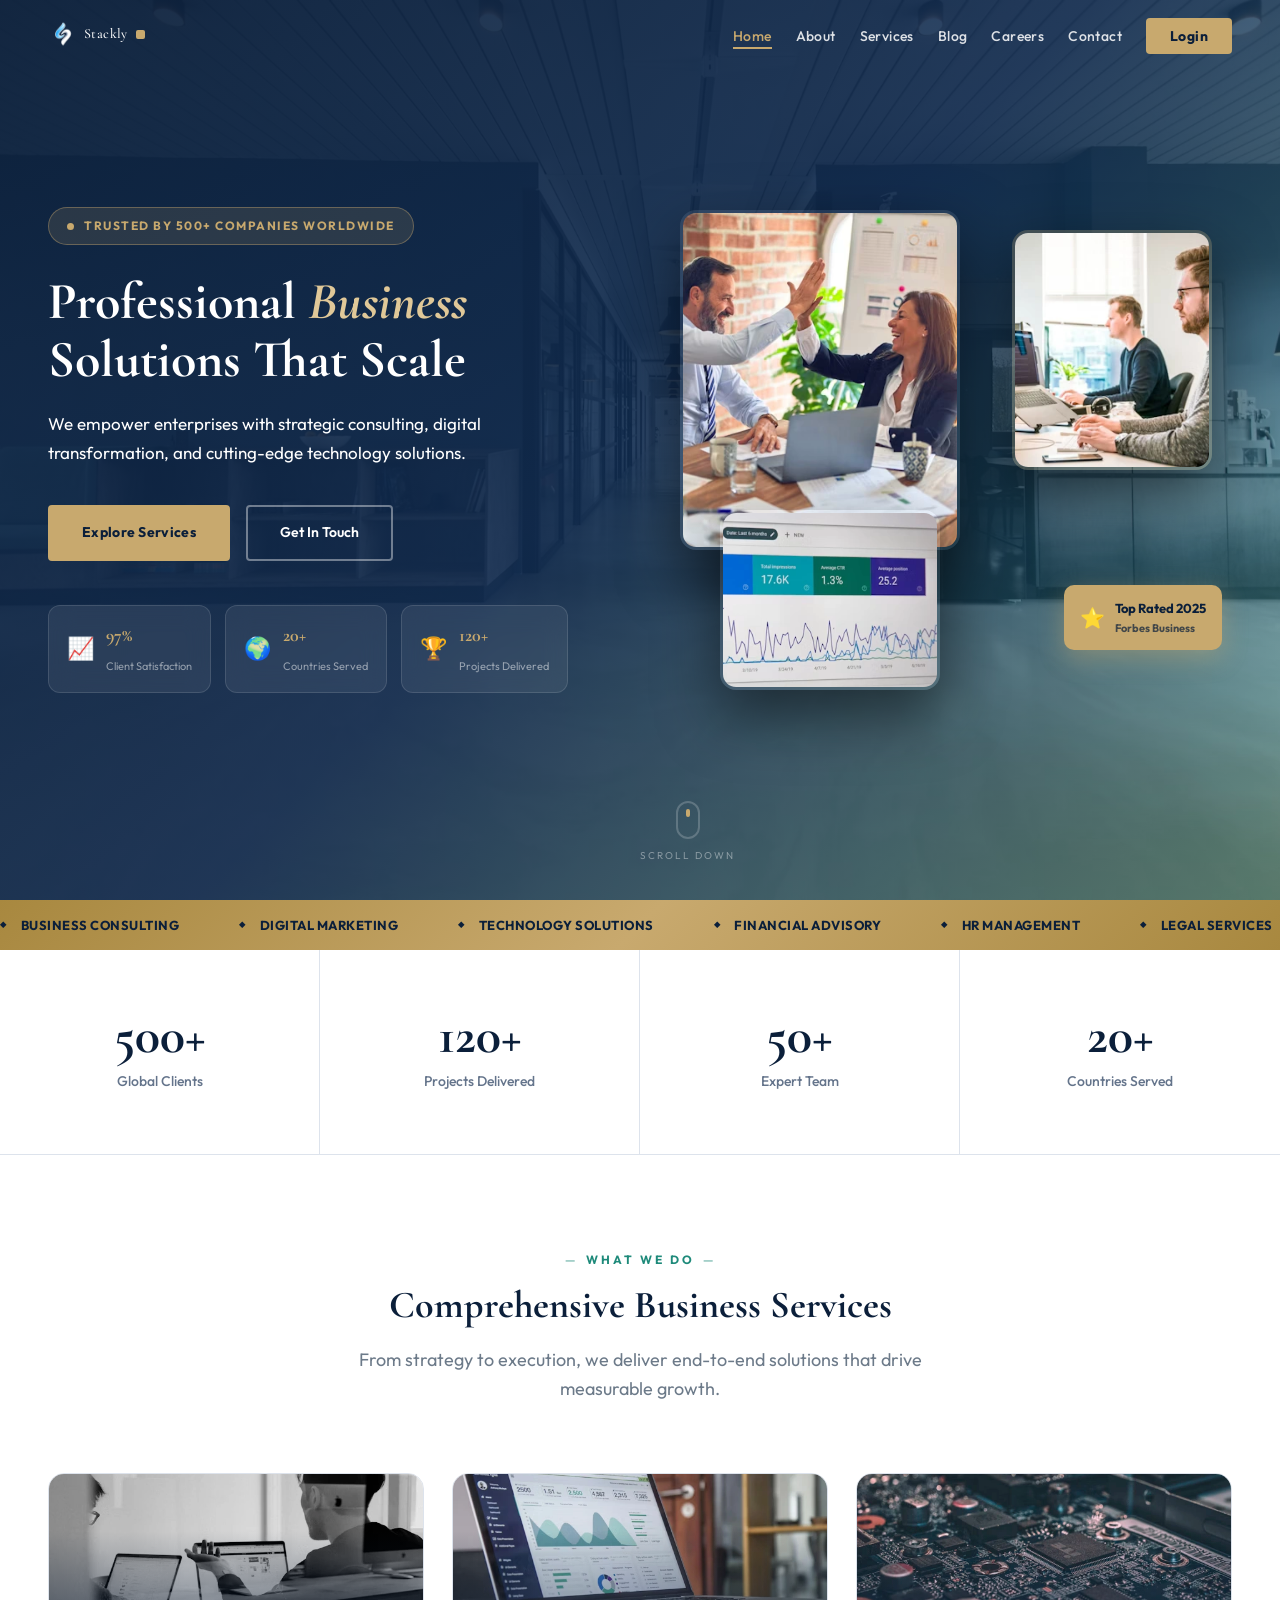
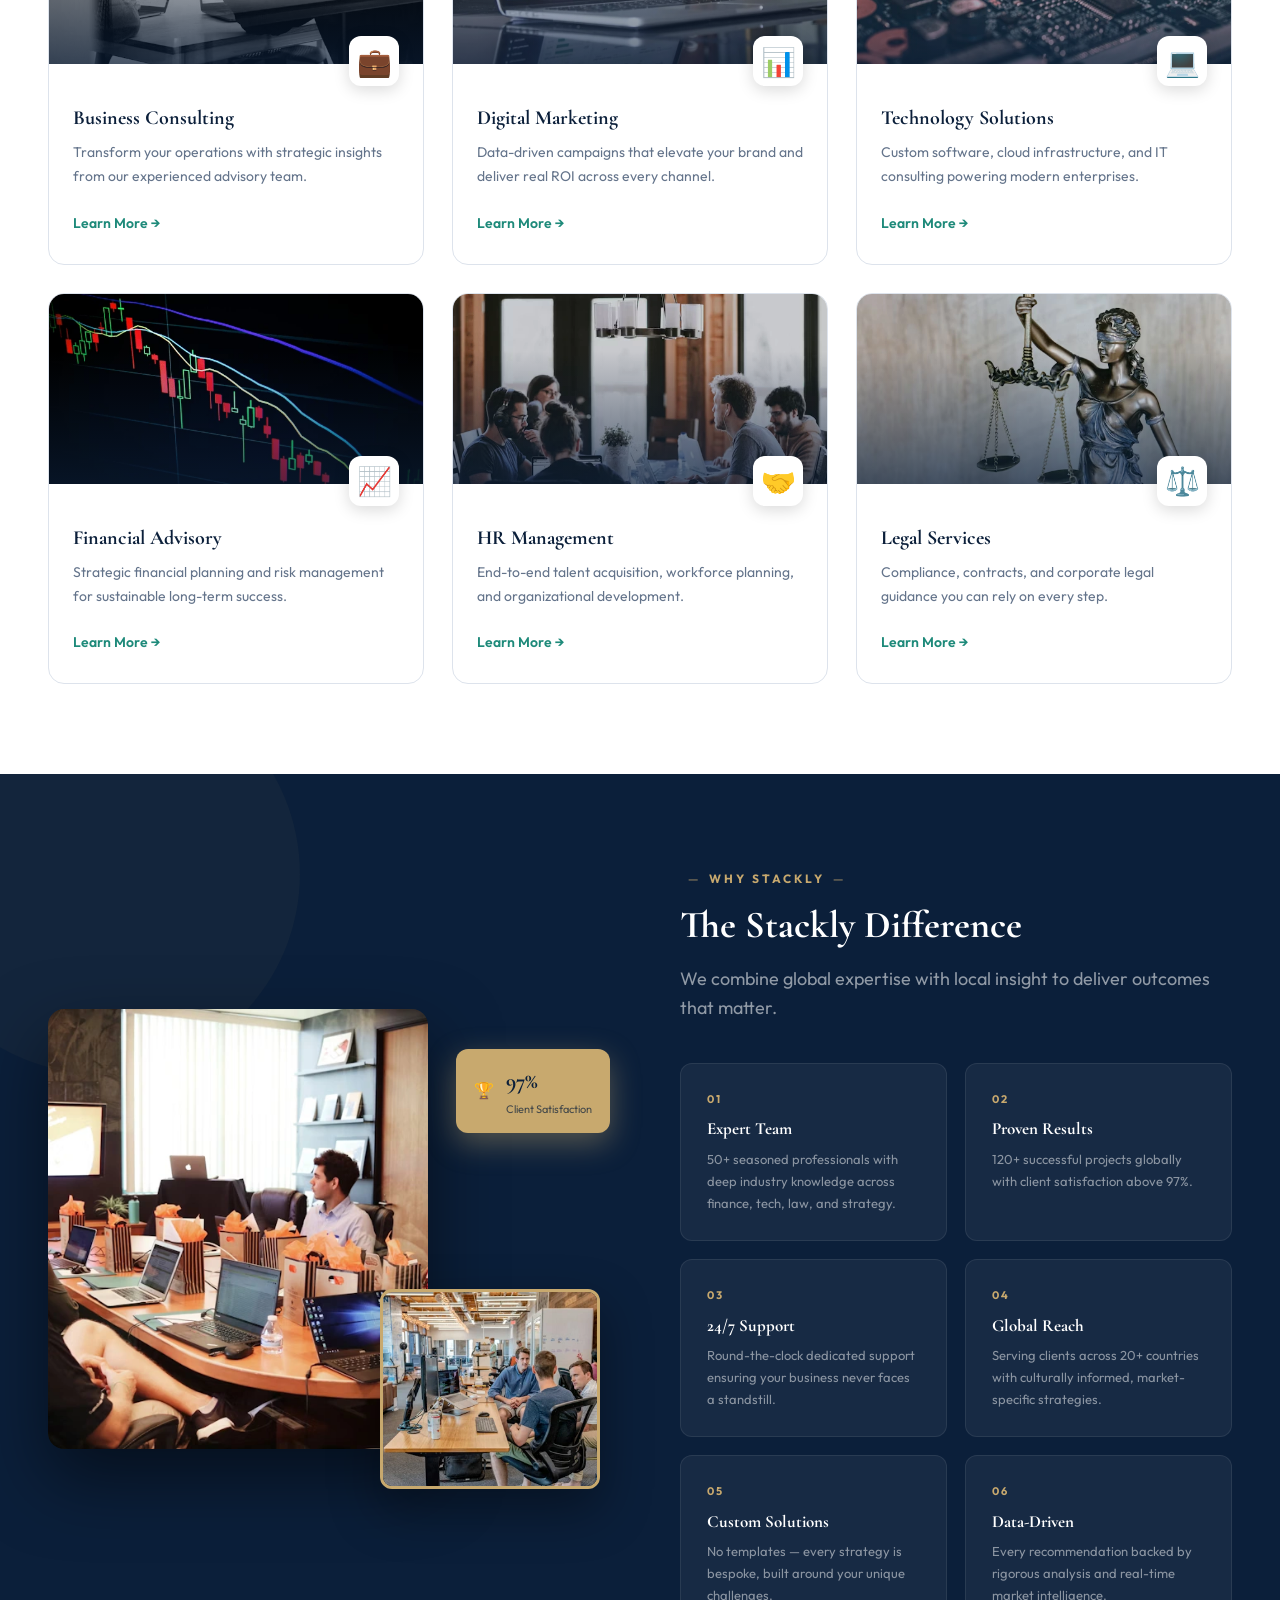
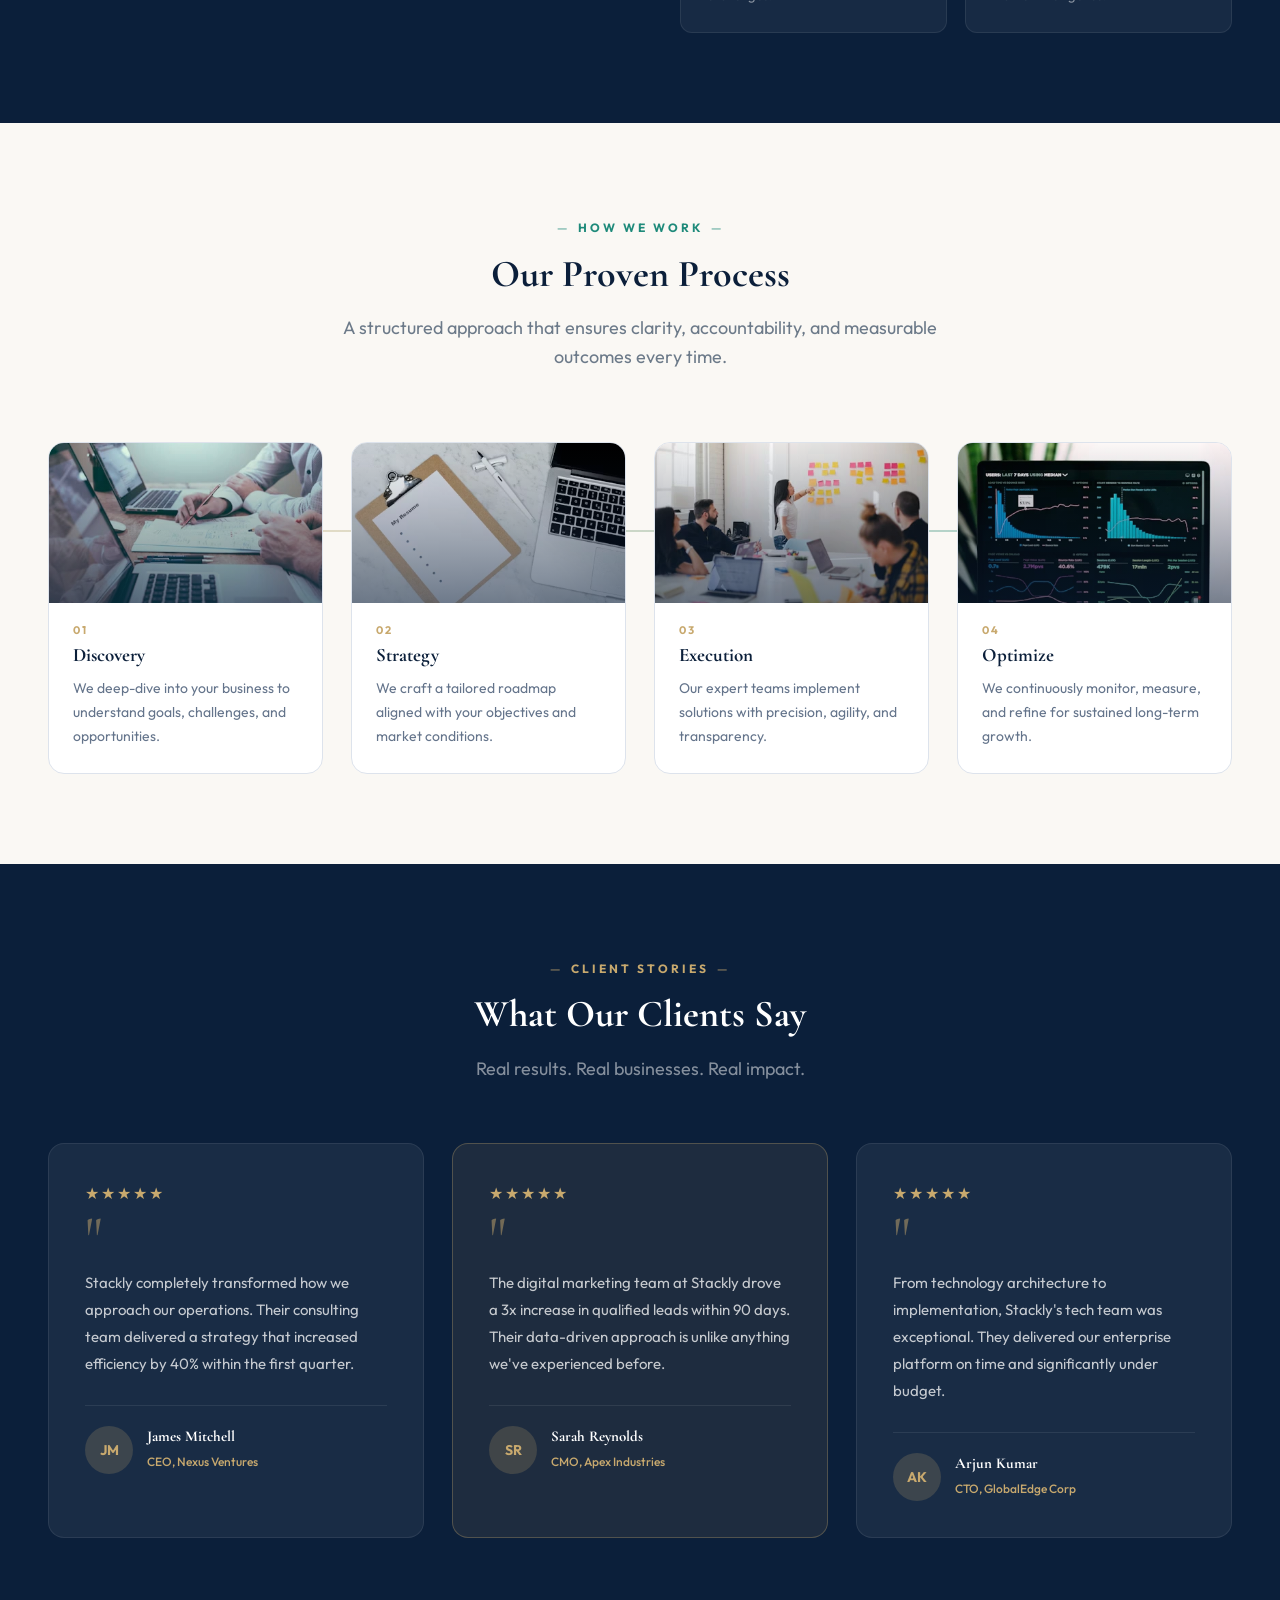
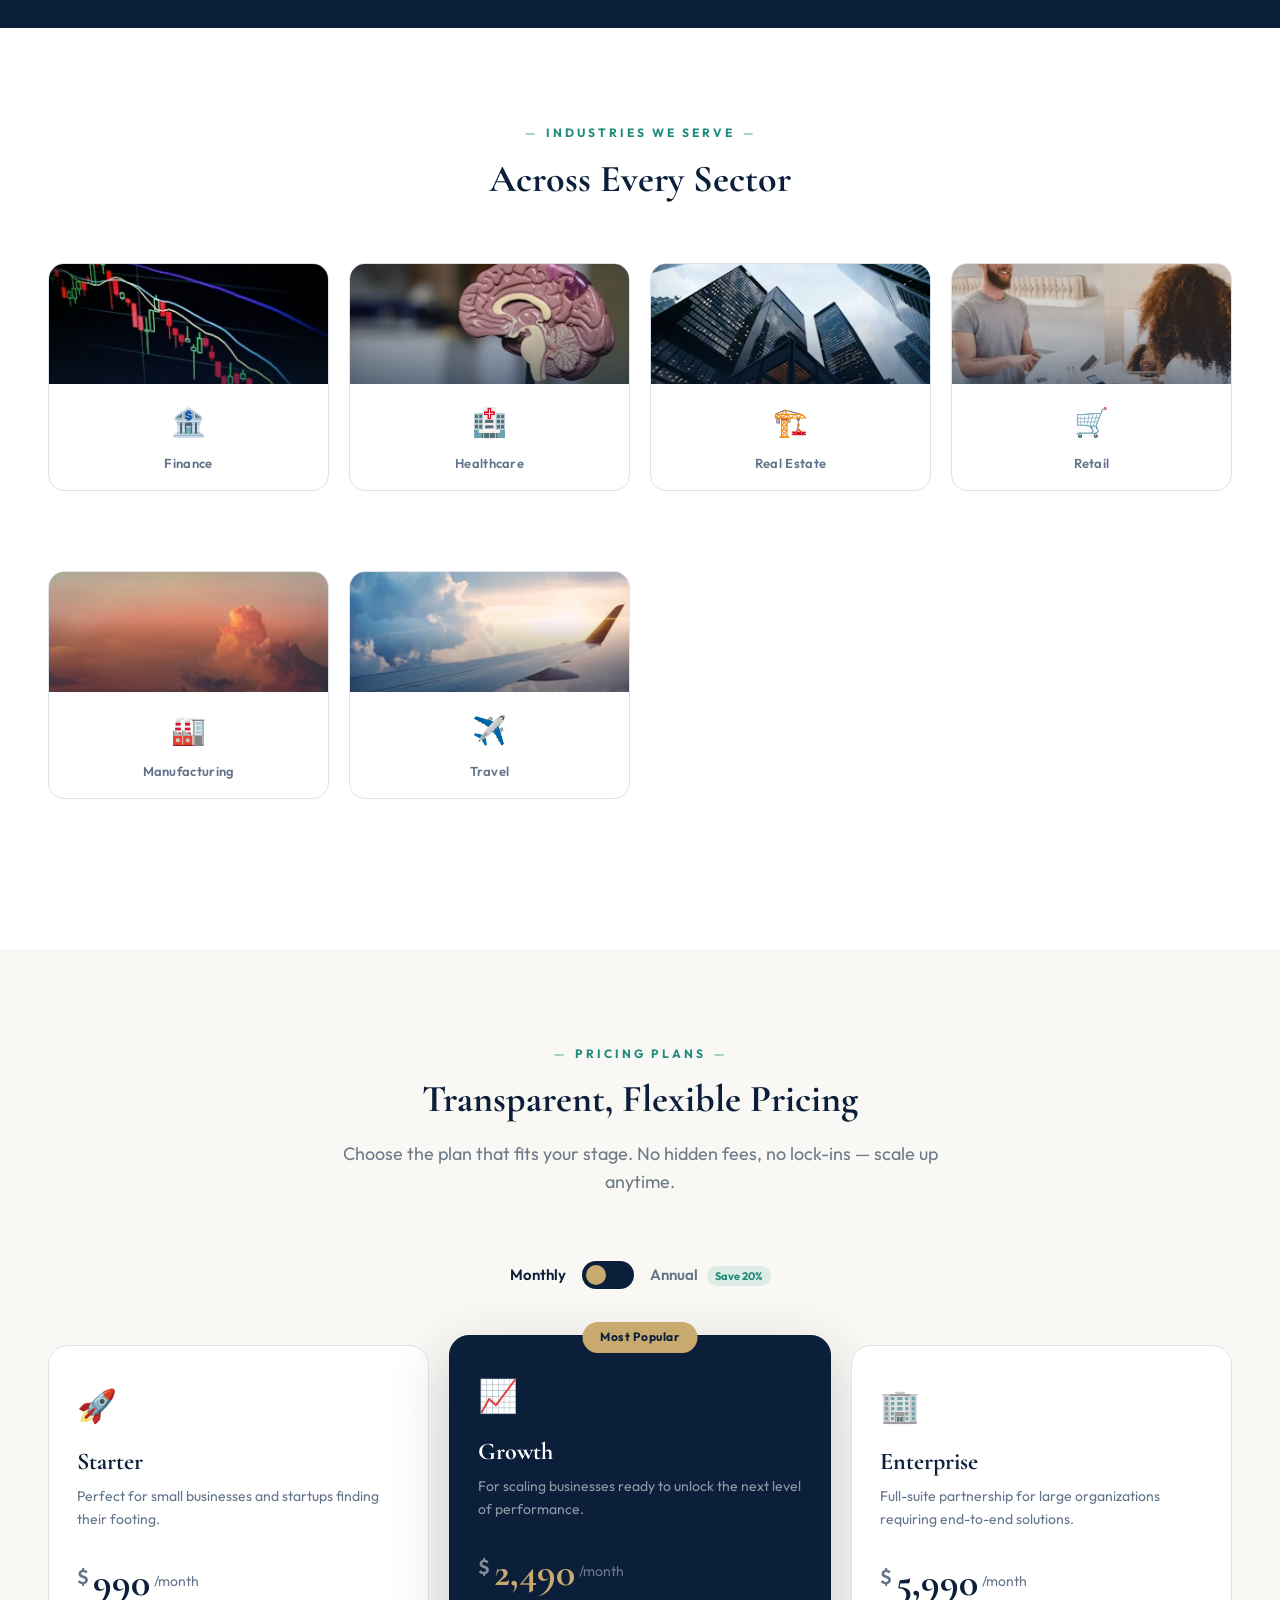
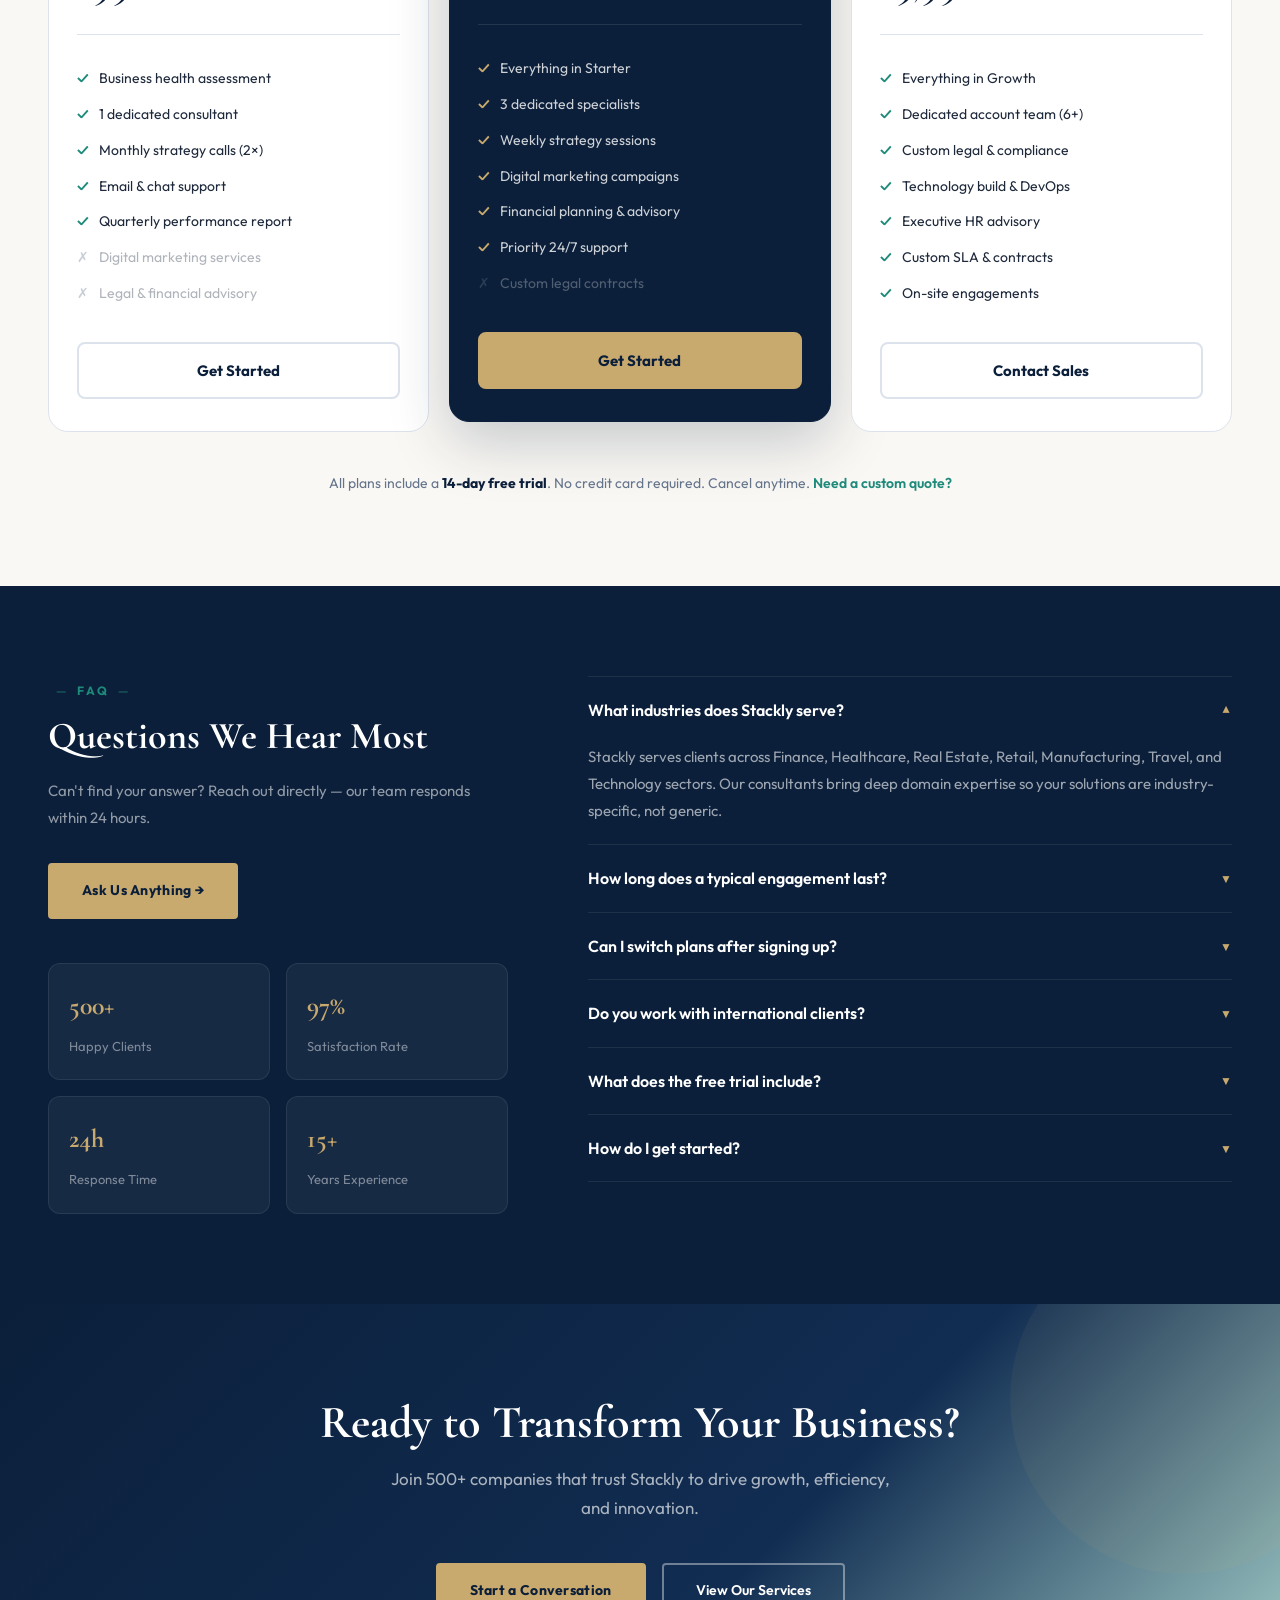
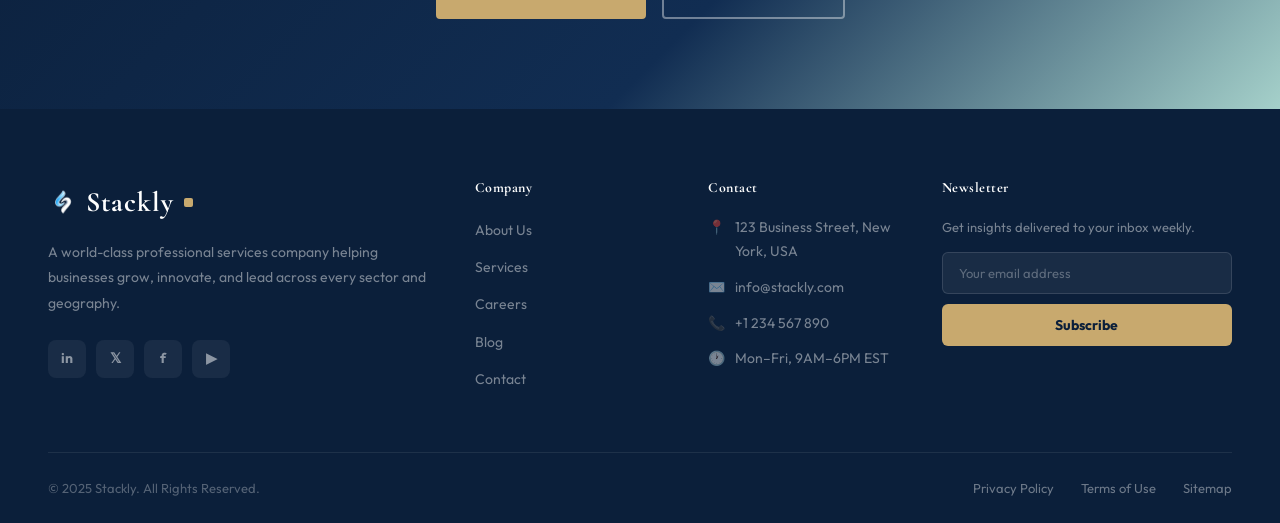
<file: index.html>
<!DOCTYPE html>
<html lang="en">
<head>
<meta charset="UTF-8">
<meta name="viewport" content="width=device-width, initial-scale=1.0">
<title>Stackly — Professional Business Solutions</title>
<link rel="stylesheet" href="./index.css">
</head>
<body>

<div id="scroll-bar"></div>

<header>
  <nav>
    <div class="logo">
      <a href="index.html">
        <img src="./assets/stackly new logo.webp" alt="Stackly Logo">
        Stackly <span></span>
      </a>
    </div>
    <input type="checkbox" id="menu-toggle">
    <label for="menu-toggle" class="menu-icon">&#9776;</label>
    <ul>
      <li><a href="./index.html" class="active">Home</a></li>
      <li><a href="./about.html">About</a></li>
      <li><a href="./services.html">Services</a></li>
      <li><a href="./blog.html">Blog</a></li>
      <li><a href="./careers.html">Careers</a></li>
      <li><a href="./contact.html">Contact</a></li>
      <li><a href="./login.html" class="nav-login">Login</a></li>
    </ul>
  </nav>
</header>

<!-- Hero -->
<section class="hero">
  <div class="hero-content">
    <div class="hero-badge">
      <div class="badge-dot"></div>
      Trusted by 500+ Companies Worldwide
    </div>
    <h1>Professional <em>Business</em><br>Solutions That Scale</h1>
    <p class="hero-desc">We empower enterprises with strategic consulting, digital transformation, and cutting-edge technology solutions.</p>
    <div class="hero-btns">
      <a href="./services.html" class="btn-primary">Explore Services</a>
      <a href="./contact.html" class="btn-outline">Get In Touch</a>
    </div>
    <div class="hero-floating-cards">
      <div class="float-card">
        <div class="fc-icon">📈</div>
        <div class="fc-text"><strong>97%</strong><span>Client Satisfaction</span></div>
      </div>
      <div class="float-card">
        <div class="fc-icon">🌍</div>
        <div class="fc-text"><strong>20+</strong><span>Countries Served</span></div>
      </div>
      <div class="float-card">
        <div class="fc-icon">🏆</div>
        <div class="fc-text"><strong>120+</strong><span>Projects Delivered</span></div>
      </div>
    </div>
  </div>
  <div class="hero-visual">
    <div class="hv-img hv-img-1">
      <img src="./assets/hanging office meeting.webp" alt="Business meeting">
    </div>
    <div class="hv-img hv-img-2">
      <img src="./assets/hanging startegy.webp" alt="Strategy session">
    </div>
    <div class="hv-img hv-img-3">
      <img src="./assets/hanging office.webp" alt="Corporate office">
    </div>
    <div class="hv-badge">
      <span>⭐</span>
      <div>
        <strong>Top Rated 2025</strong>
        <div style="font-size:11px;opacity:0.7;">Forbes Business</div>
      </div>
    </div>
  </div>
  <div class="hero-scroll">
    <div class="scroll-dot"></div>
    <span>Scroll Down</span>
  </div>
</section>

<!-- Ticker -->
<div class="ticker-wrap">
  <div class="ticker-track" id="ticker">
    <span>Business Consulting</span>
    <span>Digital Marketing</span>
    <span>Technology Solutions</span>
    <span>Financial Advisory</span>
    <span>HR Management</span>
    <span>Legal Services</span>
    <span>500+ Happy Clients</span>
    <span>20+ Countries</span>
    <span>120+ Projects Delivered</span>
  </div>
</div>

<!-- Stats — Horizontal Row -->
<section style="background:#fff; border-bottom: 1px solid var(--border);">
  <div class="stats-inner">
    <div class="stat-item fade-up stagger-1">
      <h2 class="stat-num" data-val="500" data-suffix="+">500+</h2>
      <p>Global Clients</p>
    </div>
    <div class="stat-item fade-up stagger-2">
      <h2 class="stat-num" data-val="120" data-suffix="+">120+</h2>
      <p>Projects Delivered</p>
    </div>
    <div class="stat-item fade-up stagger-3">
      <h2 class="stat-num" data-val="50" data-suffix="+">50+</h2>
      <p>Expert Team</p>
    </div>
    <div class="stat-item fade-up stagger-4">
      <h2 class="stat-num" data-val="20" data-suffix="+">20+</h2>
      <p>Countries Served</p>
    </div>
  </div>
</section>

<!-- Services -->
<section class="services-section">
  <div class="services-header fade-up">
    <span class="section-label">What We Do</span>
    <h2 class="section-title">Comprehensive Business Services</h2>
    <p class="section-sub">From strategy to execution, we deliver end-to-end solutions that drive measurable growth.</p>
  </div>
  <div class="services-grid">
    <div class="service-card fade-up stagger-1">
      <div class="sc-img">
        <img src="./assets/business consulting.webp" alt="Business Consulting">
        <div class="sc-overlay"></div>
      </div>
      <div class="service-icon">💼</div>
      <h3>Business Consulting</h3>
      <p>Transform your operations with strategic insights from our experienced advisory team.</p>
      <a href="./services.html">Learn More →</a>
    </div>
    <div class="service-card fade-up stagger-2">
      <div class="sc-img">
        <img src="./assets/digital marketing.webp" alt="Digital Marketing">
        <div class="sc-overlay"></div>
      </div>
      <div class="service-icon">📊</div>
      <h3>Digital Marketing</h3>
      <p>Data-driven campaigns that elevate your brand and deliver real ROI across every channel.</p>
      <a href="./services.html">Learn More →</a>
    </div>
    <div class="service-card fade-up stagger-3">
      <div class="sc-img">
        <img src="./assets/technology.webp" alt="Technology Solutions">
        <div class="sc-overlay"></div>
      </div>
      <div class="service-icon">💻</div>
      <h3>Technology Solutions</h3>
      <p>Custom software, cloud infrastructure, and IT consulting powering modern enterprises.</p>
      <a href="./services.html">Learn More →</a>
    </div>
    <div class="service-card fade-up stagger-4">
      <div class="sc-img">
        <img src="./assets/financial advisory.webp" alt="Financial Advisory">
        <div class="sc-overlay"></div>
      </div>
      <div class="service-icon">📈</div>
      <h3>Financial Advisory</h3>
      <p>Strategic financial planning and risk management for sustainable long-term success.</p>
      <a href="./services.html">Learn More →</a>
    </div>
    <div class="service-card fade-up stagger-5">
      <div class="sc-img">
        <img src="./assets/HR management.webp" alt="HR Management">
        <div class="sc-overlay"></div>
      </div>
      <div class="service-icon">🤝</div>
      <h3>HR Management</h3>
      <p>End-to-end talent acquisition, workforce planning, and organizational development.</p>
      <a href="./services.html">Learn More →</a>
    </div>
    <div class="service-card fade-up stagger-6">
      <div class="sc-img">
        <img src="./assets/legal  services.webp" alt="Legal Services">
        <div class="sc-overlay"></div>
      </div>
      <div class="service-icon">⚖️</div>
      <h3>Legal Services</h3>
      <p>Compliance, contracts, and corporate legal guidance you can rely on every step.</p>
      <a href="./services.html">Learn More →</a>
    </div>
  </div>
</section>

<!-- Why Us -->
<section class="why-section">
  <div class="why-image-col">
    <div class="why-img-stack">
      <img class="why-img-main" src="./assets/Team collab.webp" alt="Team collaboration">
      <img class="why-img-accent" src="./assets/bussiness sucess.webp" alt="Business success">
      <div class="why-img-badge">
        <span>🏆</span>
        <div>
          <strong>97%</strong>
          <p>Client Satisfaction</p>
        </div>
      </div>
    </div>
  </div>
  <div class="why-content-col fade-up">
    <span class="section-label">Why Stackly</span>
    <h2 class="section-title">The Stackly Difference</h2>
    <p class="section-sub">We combine global expertise with local insight to deliver outcomes that matter.</p>
    <div class="why-grid">
      <div class="why-card fade-up stagger-1">
        <div class="why-number">01</div>
        <h3>Expert Team</h3>
        <p>50+ seasoned professionals with deep industry knowledge across finance, tech, law, and strategy.</p>
      </div>
      <div class="why-card fade-up stagger-2">
        <div class="why-number">02</div>
        <h3>Proven Results</h3>
        <p>120+ successful projects globally with client satisfaction above 97%.</p>
      </div>
      <div class="why-card fade-up stagger-3">
        <div class="why-number">03</div>
        <h3>24/7 Support</h3>
        <p>Round-the-clock dedicated support ensuring your business never faces a standstill.</p>
      </div>
      <div class="why-card fade-up stagger-4">
        <div class="why-number">04</div>
        <h3>Global Reach</h3>
        <p>Serving clients across 20+ countries with culturally informed, market-specific strategies.</p>
      </div>
      <div class="why-card fade-up stagger-5">
        <div class="why-number">05</div>
        <h3>Custom Solutions</h3>
        <p>No templates — every strategy is bespoke, built around your unique challenges.</p>
      </div>
      <div class="why-card fade-up stagger-6">
        <div class="why-number">06</div>
        <h3>Data-Driven</h3>
        <p>Every recommendation backed by rigorous analysis and real-time market intelligence.</p>
      </div>
    </div>
  </div>
</section>

<!-- Process -->
<section class="process-section">
  <div class="fade-up" style="text-align:center; margin-bottom:0;">
    <span class="section-label">How We Work</span>
    <h2 class="section-title">Our Proven Process</h2>
    <p class="section-sub" style="margin:0 auto;">A structured approach that ensures clarity, accountability, and measurable outcomes every time.</p>
  </div>
  <div class="process-steps">
    <div class="process-step fade-up stagger-1">
      <div class="step-img">
        <img src="./assets/discovery.webp" alt="Discovery">
        <div class="step-img-overlay"></div>
      </div>
      <div class="step-num">01</div>
      <h3>Discovery</h3>
      <p>We deep-dive into your business to understand goals, challenges, and opportunities.</p>
    </div>
    <div class="process-step fade-up stagger-2">
      <div class="step-img">
        <img src="./assets/statergy.webp" alt="Strategy">
        <div class="step-img-overlay"></div>
      </div>
      <div class="step-num">02</div>
      <h3>Strategy</h3>
      <p>We craft a tailored roadmap aligned with your objectives and market conditions.</p>
    </div>
    <div class="process-step fade-up stagger-3">
      <div class="step-img">
        <img src="./assets/Execution.webp" alt="Execution">
        <div class="step-img-overlay"></div>
      </div>
      <div class="step-num">03</div>
      <h3>Execution</h3>
      <p>Our expert teams implement solutions with precision, agility, and transparency.</p>
    </div>
    <div class="process-step fade-up stagger-4">
      <div class="step-img">
        <img src="./assets/optimize.webp" alt="Optimize">
        <div class="step-img-overlay"></div>
      </div>
      <div class="step-num">04</div>
      <h3>Optimize</h3>
      <p>We continuously monitor, measure, and refine for sustained long-term growth.</p>
    </div>
  </div>
</section>

<!-- Testimonials -->
<section class="testimonials-section">
  <div class="testi-inner fade-up">
    <span class="section-label">Client Stories</span>
    <h2 class="section-title">What Our Clients Say</h2>
    <p class="section-sub" style="margin:0 auto;">Real results. Real businesses. Real impact.</p>
  </div>
  <div class="testimonials-grid">
    <div class="testi-card fade-up stagger-1">
      <div class="testi-stars">★★★★★</div>
      <div class="testi-quote">"</div>
      <p>Stackly completely transformed how we approach our operations. Their consulting team delivered a strategy that increased efficiency by 40% within the first quarter.</p>
      <div class="testi-author">
        <div class="testi-avatar">JM</div>
        <div>
          <h4>James Mitchell</h4>
          <span>CEO, Nexus Ventures</span>
        </div>
      </div>
    </div>
    <div class="testi-card testi-card-featured fade-up stagger-2">
      <div class="testi-stars">★★★★★</div>
      <div class="testi-quote">"</div>
      <p>The digital marketing team at Stackly drove a 3x increase in qualified leads within 90 days. Their data-driven approach is unlike anything we've experienced before.</p>
      <div class="testi-author">
        <div class="testi-avatar">SR</div>
        <div>
          <h4>Sarah Reynolds</h4>
          <span>CMO, Apex Industries</span>
        </div>
      </div>
    </div>
    <div class="testi-card fade-up stagger-3">
      <div class="testi-stars">★★★★★</div>
      <div class="testi-quote">"</div>
      <p>From technology architecture to implementation, Stackly's tech team was exceptional. They delivered our enterprise platform on time and significantly under budget.</p>
      <div class="testi-author">
        <div class="testi-avatar">AK</div>
        <div>
          <h4>Arjun Kumar</h4>
          <span>CTO, GlobalEdge Corp</span>
        </div>
      </div>
    </div>
  </div>
</section>

<!-- Industries -->
<section class="industries-section">
  <div class="fade-up">
    <span class="section-label">Industries We Serve</span>
    <h2 class="section-title">Across Every Sector</h2>
  </div>
  <div class="industries-grid">
    <div class="industry-item fade-up stagger-1">
      <div class="ind-img">
        <img src="./assets/Finance.webp" alt="Finance">
        <div class="ind-overlay"></div>
      </div>
      <span>🏦</span><p>Finance</p>
    </div>
    <div class="industry-item fade-up stagger-2">
      <div class="ind-img">
        <img src="./assets/health.webp" alt="Healthcare">
        <div class="ind-overlay"></div>
      </div>
      <span>🏥</span><p>Healthcare</p>
    </div>
    <div class="industry-item fade-up stagger-3">
      <div class="ind-img">
        <img src="./assets/real.webp" alt="Real Estate">
        <div class="ind-overlay"></div>
      </div>
      <span>🏗️</span><p>Real Estate</p>
    </div>
    <div class="industry-item fade-up stagger-4">
      <div class="ind-img">
        <img src="./assets/retail.webp" alt="Retail">
        <div class="ind-overlay"></div>
      </div>
      <span>🛒</span><p>Retail</p>
    </div>
    <div class="industry-item fade-up stagger-5">
      <div class="ind-img">
        <img src="./assets/manu.webp" alt="Manufacturing">
        <div class="ind-overlay"></div>
      </div>
      <span>🏭</span><p>Manufacturing</p>
    </div>
    <div class="industry-item fade-up stagger-6">
      <div class="ind-img">
        <img src="./assets/travel.webp" alt="Travel">
        <div class="ind-overlay"></div>
      </div>
      <span>✈️</span><p>Travel</p>
    </div>
  </div>
</section>

<!-- Pricing -->
<section class="pricing-section">
  <div class="fade-up" style="text-align:center; margin-bottom:64px;">
    <span class="section-label">Pricing Plans</span>
    <h2 class="section-title">Transparent, Flexible Pricing</h2>
    <p class="section-sub" style="margin:0 auto;">Choose the plan that fits your stage. No hidden fees, no lock-ins — scale up anytime.</p>
  </div>

  <div class="pricing-toggle fade-up">
    <span id="toggle-label-monthly" class="toggle-active">Monthly</span>
    <div class="toggle-switch" id="billing-toggle" onclick="switchBilling()">
      <div class="toggle-thumb" id="toggle-thumb"></div>
    </div>
    <span id="toggle-label-annual">Annual <span class="save-badge">Save 20%</span></span>
  </div>

  <div class="pricing-grid fade-up">
    <!-- Starter -->
    <div class="pricing-card">
      <div class="pc-header">
        <div class="pc-icon">🚀</div>
        <h3>Starter</h3>
        <p>Perfect for small businesses and startups finding their footing.</p>
      </div>
      <div class="pc-price">
        <span class="currency">$</span>
        <span class="amount monthly-price">990</span>
        <span class="period">/month</span>
      </div>
      <ul class="pc-features">
        <li><span class="check">✓</span> Business health assessment</li>
        <li><span class="check">✓</span> 1 dedicated consultant</li>
        <li><span class="check">✓</span> Monthly strategy calls (2×)</li>
        <li><span class="check">✓</span> Email & chat support</li>
        <li><span class="check">✓</span> Quarterly performance report</li>
        <li class="disabled"><span class="cross">✗</span> Digital marketing services</li>
        <li class="disabled"><span class="cross">✗</span> Legal & financial advisory</li>
      </ul>
      <a href="./contact.html" class="pc-btn-outline">Get Started</a>
    </div>

    <!-- Growth — Featured -->
    <div class="pricing-card pricing-featured">
      <div class="pc-popular-tag">Most Popular</div>
      <div class="pc-header">
        <div class="pc-icon">📈</div>
        <h3>Growth</h3>
        <p>For scaling businesses ready to unlock the next level of performance.</p>
      </div>
      <div class="pc-price">
        <span class="currency">$</span>
        <span class="amount monthly-price">2,490</span>
        <span class="period">/month</span>
      </div>
      <ul class="pc-features">
        <li><span class="check">✓</span> Everything in Starter</li>
        <li><span class="check">✓</span> 3 dedicated specialists</li>
        <li><span class="check">✓</span> Weekly strategy sessions</li>
        <li><span class="check">✓</span> Digital marketing campaigns</li>
        <li><span class="check">✓</span> Financial planning & advisory</li>
        <li><span class="check">✓</span> Priority 24/7 support</li>
        <li class="disabled"><span class="cross">✗</span> Custom legal contracts</li>
      </ul>
      <a href="./contact.html" class="pc-btn-primary">Get Started</a>
    </div>

    <!-- Enterprise -->
    <div class="pricing-card">
      <div class="pc-header">
        <div class="pc-icon">🏢</div>
        <h3>Enterprise</h3>
        <p>Full-suite partnership for large organizations requiring end-to-end solutions.</p>
      </div>
      <div class="pc-price">
        <span class="currency">$</span>
        <span class="amount monthly-price">5,990</span>
        <span class="period">/month</span>
      </div>
      <ul class="pc-features">
        <li><span class="check">✓</span> Everything in Growth</li>
        <li><span class="check">✓</span> Dedicated account team (6+)</li>
        <li><span class="check">✓</span> Custom legal & compliance</li>
        <li><span class="check">✓</span> Technology build & DevOps</li>
        <li><span class="check">✓</span> Executive HR advisory</li>
        <li><span class="check">✓</span> Custom SLA & contracts</li>
        <li><span class="check">✓</span> On-site engagements</li>
      </ul>
      <a href="./contact.html" class="pc-btn-outline">Contact Sales</a>
    </div>
  </div>

  <p class="pricing-note fade-up">All plans include a <strong>14-day free trial</strong>. No credit card required. Cancel anytime. <a href="contact.html">Need a custom quote?</a></p>
</section>

<!-- FAQ -->
<section class="faq-section">
  <div style="display:grid; grid-template-columns:1fr 1.4fr; gap:80px; align-items:start;">
    <div class="faq-left fade-up">
      <span class="section-label">FAQ</span>
      <h2 class="section-title" style="color:#fff;">Questions We Hear Most</h2>
      <p style="color:rgba(255,255,255,0.55); font-size:15px; line-height:1.8; margin-top:12px;">Can't find your answer? Reach out directly — our team responds within 24 hours.</p>
      <a href="./contact.html" class="btn-primary" style="margin-top:32px; display:inline-flex;">Ask Us Anything →</a>

      <div class="faq-stat-grid">
        <div class="faq-stat">
          <strong>500+</strong>
          <span>Happy Clients</span>
        </div>
        <div class="faq-stat">
          <strong>97%</strong>
          <span>Satisfaction Rate</span>
        </div>
        <div class="faq-stat">
          <strong>24h</strong>
          <span>Response Time</span>
        </div>
        <div class="faq-stat">
          <strong>15+</strong>
          <span>Years Experience</span>
        </div>
      </div>
    </div>

    <div class="faq-list fade-up" style="animation-delay:0.15s;">
      <div class="faq-item active">
        <button class="faq-q" onclick="toggleFaq(this)">
          <span>What industries does Stackly serve?</span>
          <span class="faq-arrow">▼</span>
        </button>
        <div class="faq-a">
          <p>Stackly serves clients across Finance, Healthcare, Real Estate, Retail, Manufacturing, Travel, and Technology sectors. Our consultants bring deep domain expertise so your solutions are industry-specific, not generic.</p>
        </div>
      </div>

      <div class="faq-item">
        <button class="faq-q" onclick="toggleFaq(this)">
          <span>How long does a typical engagement last?</span>
          <span class="faq-arrow">▼</span>
        </button>
        <div class="faq-a">
          <p>Engagements vary by scope. A focused consulting sprint can be as short as 4 weeks, while full-suite partnerships typically run 6–12 months. We're flexible and tailor the timeline to your business goals.</p>
        </div>
      </div>

      <div class="faq-item">
        <button class="faq-q" onclick="toggleFaq(this)">
          <span>Can I switch plans after signing up?</span>
          <span class="faq-arrow">▼</span>
        </button>
        <div class="faq-a">
          <p>Absolutely. You can upgrade or downgrade your plan at any time. Upgrades take effect immediately; downgrades apply at the start of your next billing cycle. We never lock you into anything.</p>
        </div>
      </div>

      <div class="faq-item">
        <button class="faq-q" onclick="toggleFaq(this)">
          <span>Do you work with international clients?</span>
          <span class="faq-arrow">▼</span>
        </button>
        <div class="faq-a">
          <p>Yes — we operate across 20+ countries. We have regional teams in North America, Europe, Asia Pacific, and the Middle East. All engagements are available remotely or with on-site visits as needed.</p>
        </div>
      </div>

      <div class="faq-item">
        <button class="faq-q" onclick="toggleFaq(this)">
          <span>What does the free trial include?</span>
          <span class="faq-arrow">▼</span>
        </button>
        <div class="faq-a">
          <p>Our 14-day free trial gives you full access to your chosen plan — including consultant calls, platform access, and initial assessment reports. No credit card required, and you can cancel with zero obligation.</p>
        </div>
      </div>

      <div class="faq-item">
        <button class="faq-q" onclick="toggleFaq(this)">
          <span>How do I get started?</span>
          <span class="faq-arrow">▼</span>
        </button>
        <div class="faq-a">
          <p>Simply click "Get Started" on any plan, or book a free 30-minute discovery call with our team. We'll assess your needs and recommend the best path forward — no pressure, no hard selling.</p>
        </div>
      </div>
    </div>
  </div>
</section>

<!-- CTA -->
<section class="cta-section">
  <div class="fade-up">
    <h2>Ready to Transform Your Business?</h2>
    <p>Join 500+ companies that trust Stackly to drive growth, efficiency, and innovation.</p>
    <div class="hero-btns">
      <a href="./contact.html" class="btn-primary">Start a Conversation</a>
      <a href="./services.html" class="btn-outline">View Our Services</a>
    </div>
  </div>
</section>

<footer>
  <div class="footer-grid">
    <div class="footer-brand">
      <a href="index.html">
        <span class="logo">
          <img src="./assets/stackly new logo.webp" alt="Stackly Logo">
          Stackly <span></span>
        </span>
      </a>
      <p>A world-class professional services company helping businesses grow, innovate, and lead across every sector and geography.</p>
      <div class="footer-socials">
        <a class="social-btn" href="./404page.html">in</a>
        <a class="social-btn" href="./404page.html">𝕏</a>
        <a class="social-btn" href="./404page.html">f</a>
        <a class="social-btn" href="./404page.html">▶</a>
      </div>
    </div>
    <div class="footer-col">
      <h4>Company</h4>
      <ul>
        <li><a href="./about.html">About Us</a></li>
        <li><a href="./services.html">Services</a></li>
        <li><a href="./careers.html">Careers</a></li>
        <li><a href="./blog.html">Blog</a></li>
        <li><a href="./contact.html">Contact</a></li>
      </ul>
    </div>
    <div class="footer-col footer-contact">
      <h4>Contact</h4>
      <p><span>📍</span> 123 Business Street, New York, USA</p>
      <p><span>✉️</span> info@stackly.com</p>
      <p><span>📞</span> +1 234 567 890</p>
      <p><span>🕐</span> Mon–Fri, 9AM–6PM EST</p>
    </div>
    <div class="footer-col footer-newsletter">
      <h4>Newsletter</h4>
      <p style="font-size:13px;color:rgba(255,255,255,0.45);margin-bottom:14px;">Get insights delivered to your inbox weekly.</p>
      <input type="email" placeholder="Your email address">
      <button>Subscribe</button>
    </div>
  </div>
  <div class="footer-bottom">
    <span>© 2025 Stackly. All Rights Reserved.</span>
    <div>
      <a href="./404page.html">Privacy Policy</a>
      <a href="./404page.html">Terms of Use</a>
      <a href="./404page.html">Sitemap</a>
    </div>
  </div>
</footer>

<script>
// Scroll bar
const scrollBar = document.getElementById('scroll-bar');
window.addEventListener('scroll', () => {
  const total = document.documentElement.scrollHeight - window.innerHeight;
  scrollBar.style.width = (window.scrollY / total * 100) + '%';
});

// Sticky nav
const header = document.querySelector('header');
window.addEventListener('scroll', () => header.classList.toggle('scrolled', window.scrollY > 60));

// Scroll reveal
const revealEls = document.querySelectorAll('.fade-up, .fade-in');
const ro = new IntersectionObserver(entries => {
  entries.forEach(e => { if (e.isIntersecting) e.target.classList.add('visible'); });
}, { threshold: 0.12 });
revealEls.forEach(el => ro.observe(el));

// Counter animation
function animateCounter(el, target, suffix) {
  let cur = 0; const step = target / 60;
  const t = setInterval(() => {
    cur += step;
    if (cur >= target) { cur = target; clearInterval(t); }
    el.textContent = Math.floor(cur) + suffix;
  }, 22);
}
const statsObs = new IntersectionObserver(entries => {
  entries.forEach(e => {
    if (e.isIntersecting) {
      e.target.querySelectorAll('.stat-num').forEach(h2 => {
        animateCounter(h2, parseInt(h2.dataset.val), h2.dataset.suffix || '');
      });
      statsObs.unobserve(e.target);
    }
  });
}, { threshold: 0.3 });
const statsSection = document.querySelector('[style*="stats-inner"], .stats-inner');
if (statsSection) statsObs.observe(statsSection.parentElement);
// Observe stat items directly
document.querySelectorAll('.stat-num').forEach(el => {
  const obs = new IntersectionObserver(entries => {
    entries.forEach(e => {
      if (e.isIntersecting) {
        animateCounter(e.target, parseInt(e.target.dataset.val), e.target.dataset.suffix || '');
        obs.unobserve(e.target);
      }
    });
  }, { threshold: 0.5 });
  obs.observe(el);
});

// Ticker duplicate
const ticker = document.getElementById('ticker');
if (ticker) ticker.innerHTML += ticker.innerHTML;

// Billing toggle
const MONTHLY = { starter: '990', growth: '2,490', enterprise: '5,990' };
const ANNUAL  = { starter: '792', growth: '1,992', enterprise: '4,792' };
let isAnnual = false;
function switchBilling() {
  isAnnual = !isAnnual;
  const thumb = document.getElementById('toggle-thumb');
  const mLabel = document.getElementById('toggle-label-monthly');
  const aLabel = document.getElementById('toggle-label-annual');
  thumb.style.transform = isAnnual ? 'translateX(26px)' : 'translateX(0)';
  mLabel.classList.toggle('toggle-active', !isAnnual);
  aLabel.classList.toggle('toggle-active', isAnnual);
  const prices = isAnnual ? ANNUAL : MONTHLY;
  const amounts = document.querySelectorAll('.monthly-price');
  const vals = Object.values(prices);
  amounts.forEach((el, i) => {
    el.style.transition = 'opacity 0.2s';
    el.style.opacity = '0';
    setTimeout(() => { el.textContent = vals[i]; el.style.opacity = '1'; }, 200);
  });
}


</script>
</body>
</html>
</file>
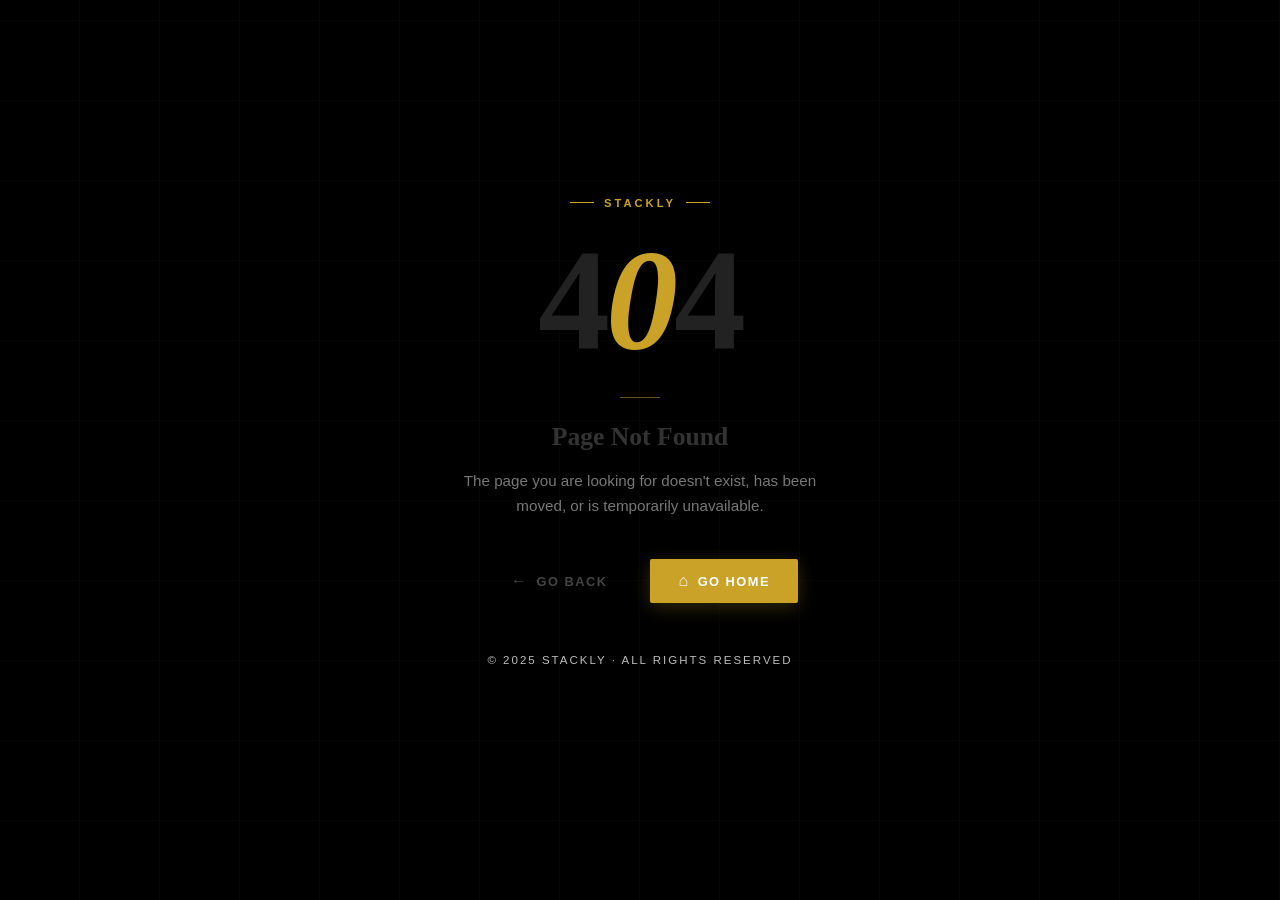
<file: 404page.html>
<!DOCTYPE html>
<html lang="en">
<head>
  <meta charset="UTF-8">
  <meta name="viewport" content="width=device-width, initial-scale=1.0">
  <title>404 - Page Not Found | TrueJustice</title>
  <link rel="stylesheet" href="./404page.css">
</head>
<body>
  <div class="container">
    <div class="label">Stackly</div>
    <h1>4<span>0</span>4</h1>
    <div class="divider"></div>
    <h2>Page Not Found</h2>
    <p>The page you are looking for doesn't exist, has been moved, or is temporarily unavailable.</p>
    <div class="btn-group">
      <a href="javascript:history.back()" class="btn-ghost">
        <span class="arrow-left">&#8592;</span> Go Back
      </a>
      <a href="./index.html" class="btn-primary">
        <span class="arrow-home">&#8962;</span> Go Home
      </a>
    </div>
    <p class="footer-note">&copy; 2025 Stackly &middot; All Rights Reserved</p>
  </div>
</body>
</html>
</file>
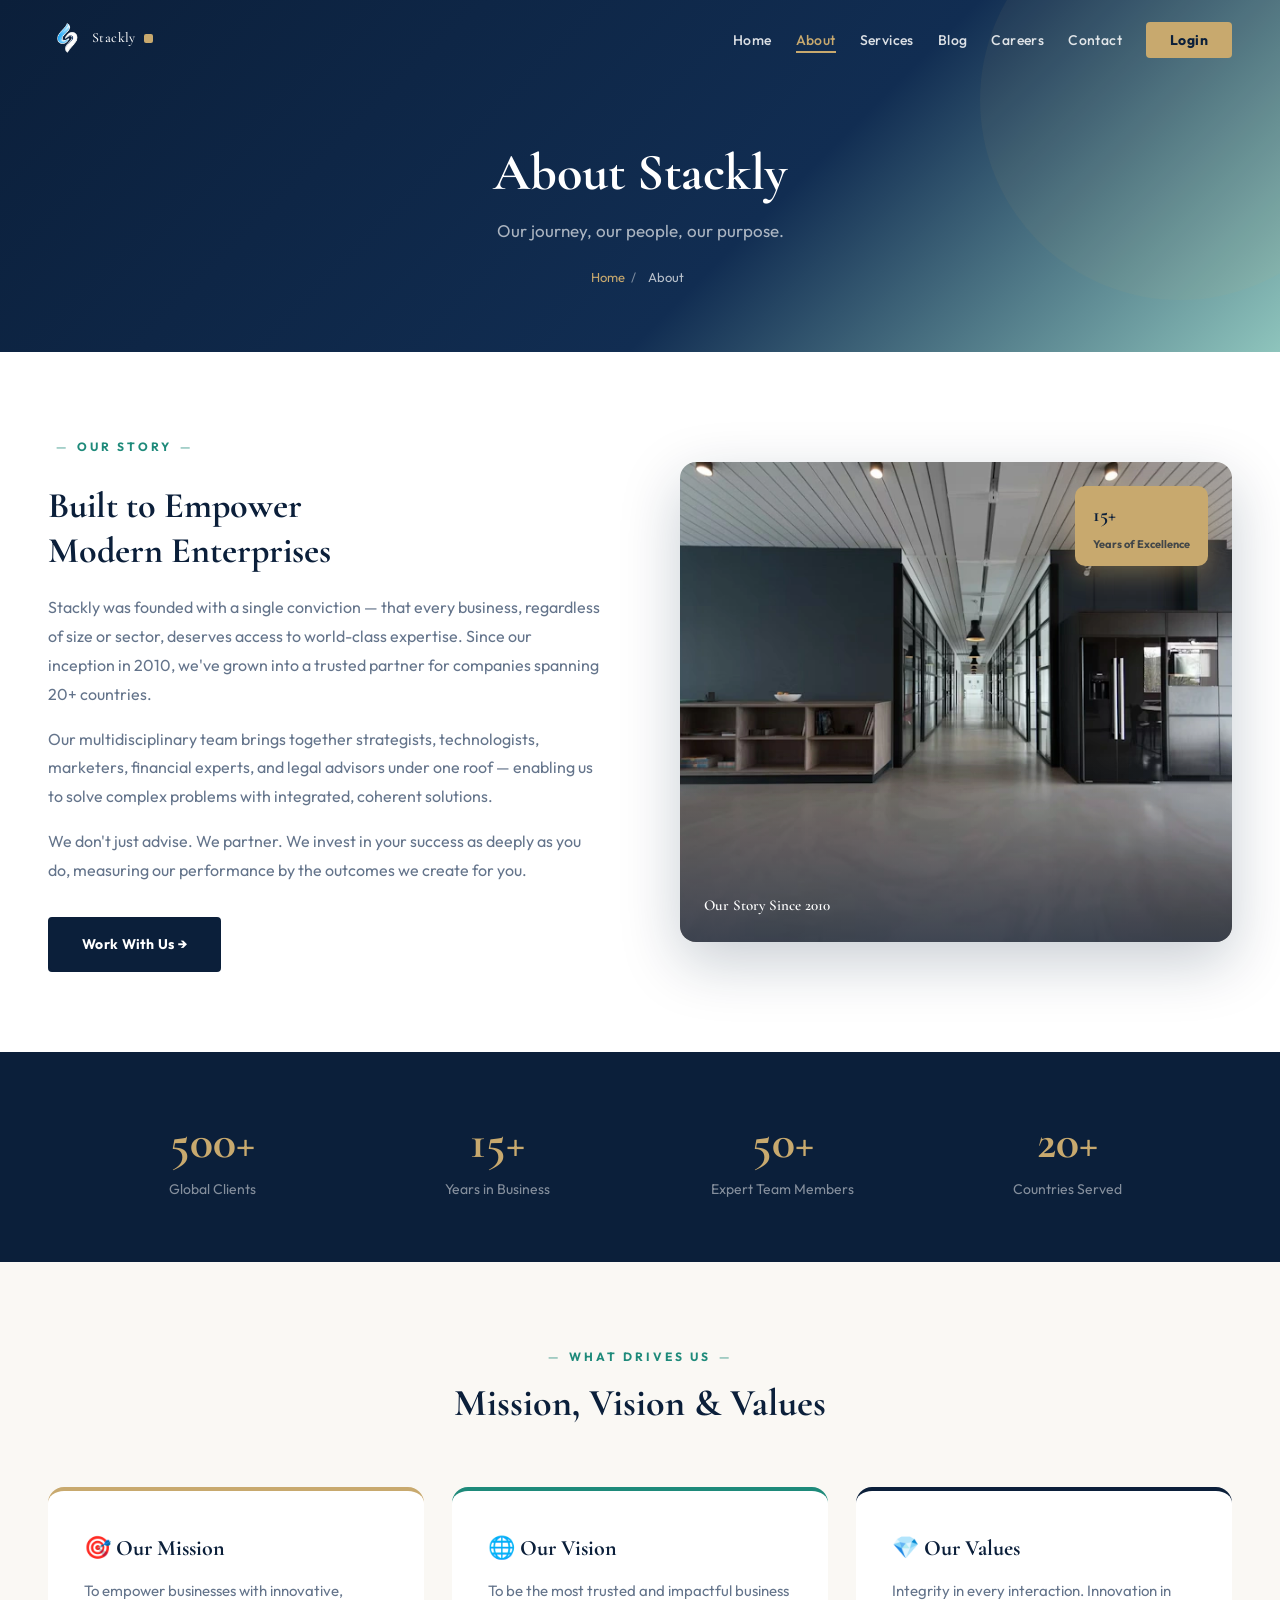
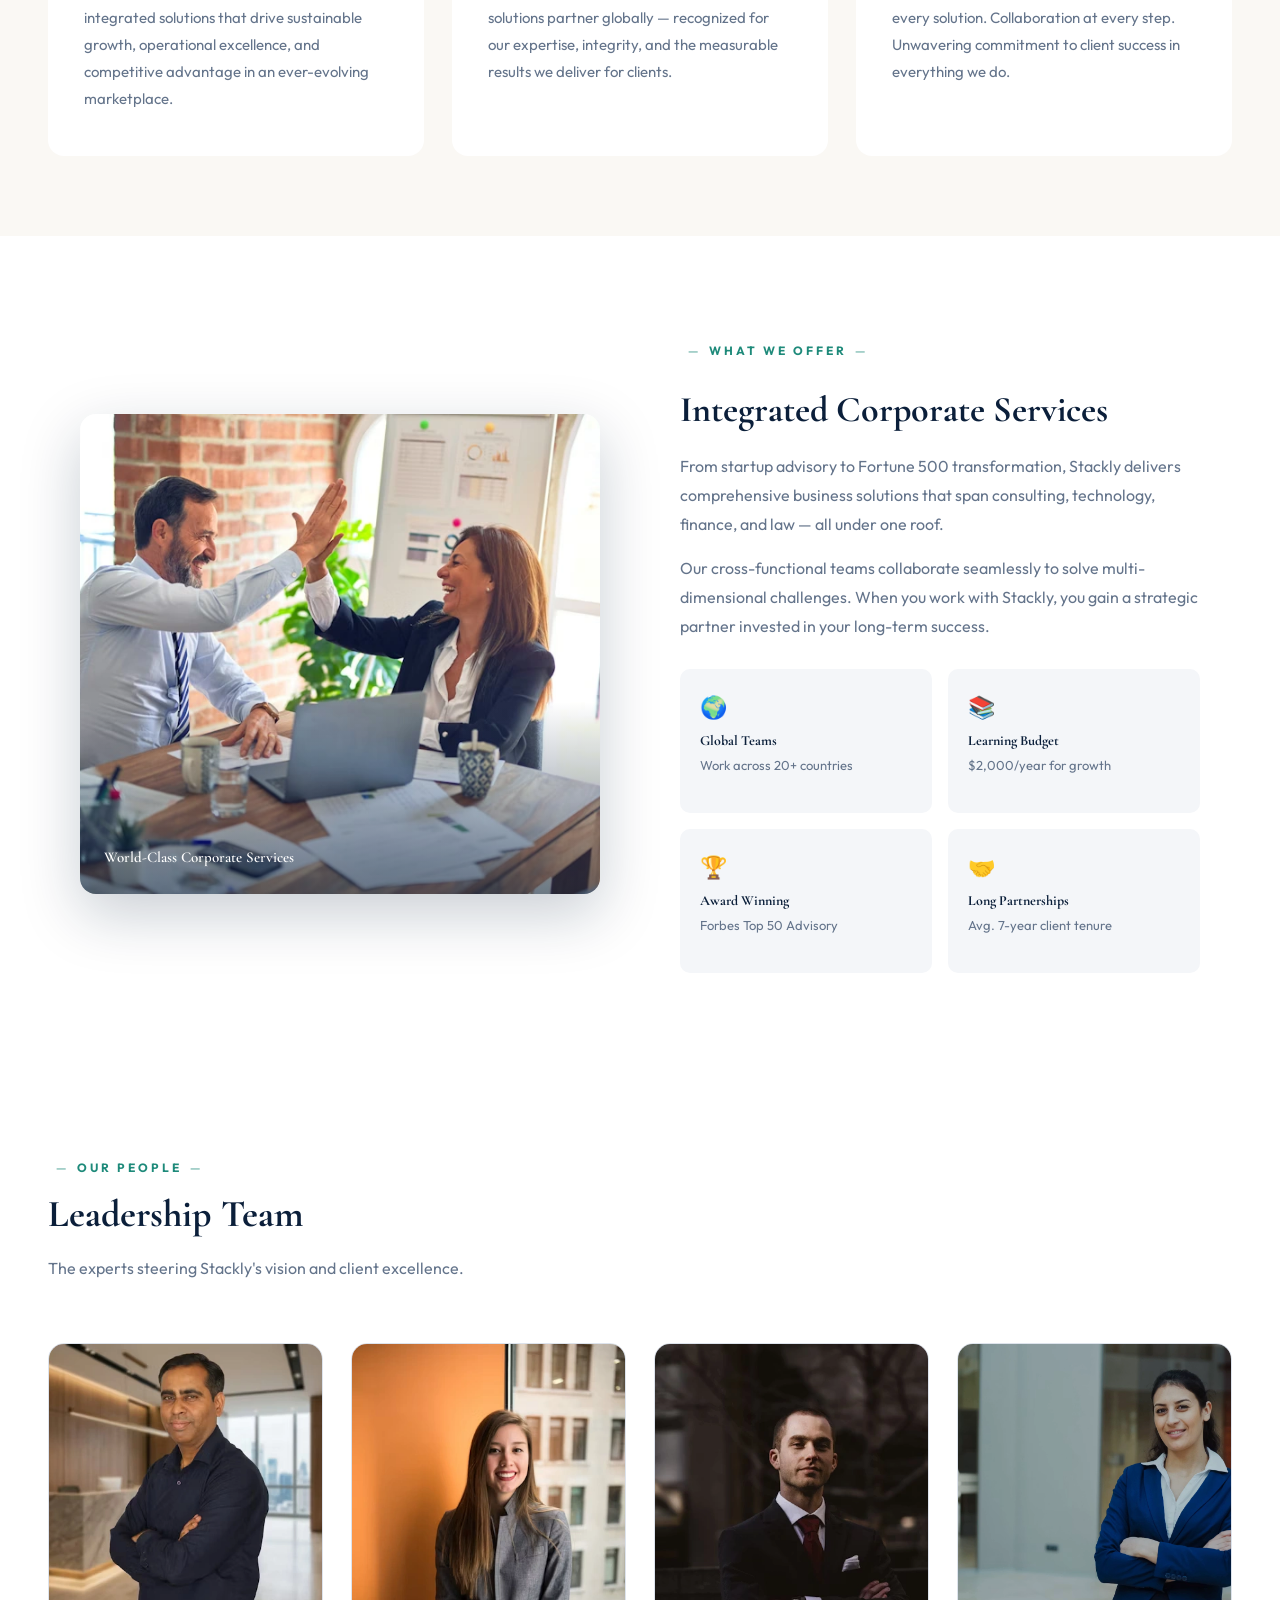
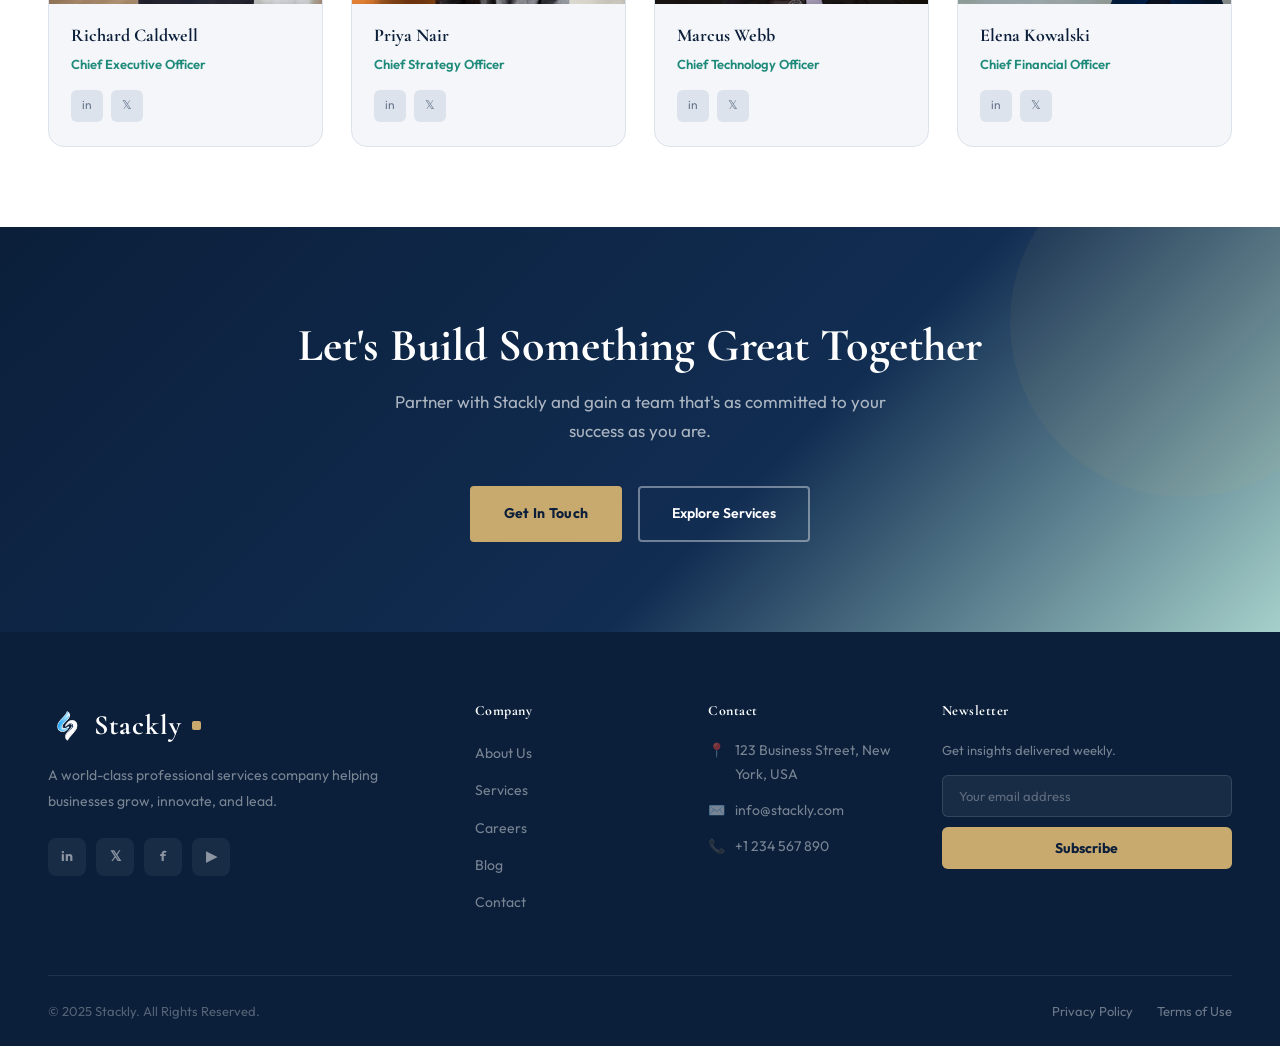
<file: about.html>
<!DOCTYPE html>
<html lang="en">
<head>
<meta charset="UTF-8">
<meta name="viewport" content="width=device-width, initial-scale=1.0">
<title>About Us — Stackly</title>
<link rel="stylesheet" href="./about.css">
</head>
<body>

<div id="scroll-bar"></div>

<header>
  <nav>
        <div class="logo">
      <a href="index.html">
        <img src="./assets/stackly new logo.webp" alt="Stackly Logo">
        Stackly <span></span>
      </a>
    </div>
    <input type="checkbox" id="menu-toggle">
    <label for="menu-toggle" class="menu-icon">&#9776;</label>
    <ul>
      <li><a href="./index.html">Home</a></li>
      <li><a href="./about.html" class="active">About</a></li>
      <li><a href="./services.html">Services</a></li>
      <li><a href="./blog.html">Blog</a></li>
      <li><a href="./careers.html">Careers</a></li>
      <li><a href="./contact.html">Contact</a></li>
      <li><a href="./login.html" class="nav-login">Login</a></li>
    </ul>
  </nav>
</header>

<section class="page-header">
  <h1>About Stackly</h1>
  <p>Our journey, our people, our purpose.</p>
  <div class="breadcrumb">
    <a href="./index.html">Home</a><span>/</span><span style="color:rgba(255,255,255,0.7)">About</span>
  </div>
</section>

<!-- Our Story -->
<section class="about-section">
  <div class="about-grid">
    <div class="about-text fade-up">
      <span class="section-label">Our Story</span>
      <h2>Built to Empower <br>Modern Enterprises</h2>
      <p>Stackly was founded with a single conviction — that every business, regardless of size or sector, deserves access to world-class expertise. Since our inception in 2010, we've grown into a trusted partner for companies spanning 20+ countries.</p>
      <p>Our multidisciplinary team brings together strategists, technologists, marketers, financial experts, and legal advisors under one roof — enabling us to solve complex problems with integrated, coherent solutions.</p>
      <p>We don't just advise. We partner. We invest in your success as deeply as you do, measuring our performance by the outcomes we create for you.</p>
      <div style="margin-top:32px;">
        <a href="./contact.html" class="btn-primary" style="background:var(--navy);border-color:var(--navy);color:#fff;display:inline-flex;">Work With Us →</a>
      </div>
    </div>
    <div class="about-img-box fade-in">
      <img src="./assets/coperate office.webp" alt="Corporate office">
      <div class="about-img-overlay"></div>
      <div class="about-img-badge">
        <div>
          <strong>15+</strong>
          <span>Years of Excellence</span>
        </div>
      </div>
      <div class="about-img-caption">Our Story Since 2010</div>
    </div>
  </div>
</section>

<!-- Stats Strip -->
<section style="background:var(--navy);padding:60px 80px;">
  <div style="display:grid;grid-template-columns:repeat(4,1fr);text-align:center;gap:20px;">
    <div>
      <h3 style="font-size:48px;color:var(--accent);font-family:'Cormorant Garamond',serif;">500+</h3>
      <p style="color:rgba(255,255,255,0.5);font-size:14px;margin-top:6px;">Global Clients</p>
    </div>
    <div>
      <h3 style="font-size:48px;color:var(--accent);font-family:'Cormorant Garamond',serif;">15+</h3>
      <p style="color:rgba(255,255,255,0.5);font-size:14px;margin-top:6px;">Years in Business</p>
    </div>
    <div>
      <h3 style="font-size:48px;color:var(--accent);font-family:'Cormorant Garamond',serif;">50+</h3>
      <p style="color:rgba(255,255,255,0.5);font-size:14px;margin-top:6px;">Expert Team Members</p>
    </div>
    <div>
      <h3 style="font-size:48px;color:var(--accent);font-family:'Cormorant Garamond',serif;">20+</h3>
      <p style="color:rgba(255,255,255,0.5);font-size:14px;margin-top:6px;">Countries Served</p>
    </div>
  </div>
</section>

<!-- Mission Vision Values -->
<section class="mv-section">
  <div class="fade-up" style="text-align:center; margin-bottom:60px;">
    <span class="section-label">What Drives Us</span>
    <h2 class="section-title">Mission, Vision & Values</h2>
  </div>
  <div class="mv-grid">
    <div class="mv-card fade-up stagger-1">
      <h3>🎯 Our Mission</h3>
      <p>To empower businesses with innovative, integrated solutions that drive sustainable growth, operational excellence, and competitive advantage in an ever-evolving marketplace.</p>
    </div>
    <div class="mv-card fade-up stagger-2">
      <h3>🌐 Our Vision</h3>
      <p>To be the most trusted and impactful business solutions partner globally — recognized for our expertise, integrity, and the measurable results we deliver for clients.</p>
    </div>
    <div class="mv-card fade-up stagger-3">
      <h3>💎 Our Values</h3>
      <p>Integrity in every interaction. Innovation in every solution. Collaboration at every step. Unwavering commitment to client success in everything we do.</p>
    </div>
  </div>
</section>

<!-- Services image section -->
<section style="padding:100px 80px;background:#fff;">
  <div class="about-grid">
    <div class="about-img-box fade-in">
      <img src="./assets/coperate services.webp" alt="Corporate services">
      <div class="about-img-overlay"></div>
      <div class="about-img-caption">World-Class Corporate Services</div>
    </div>
    <div class="about-text fade-up">
      <span class="section-label">What We Offer</span>
      <h2>Integrated Corporate Services</h2>
      <p>From startup advisory to Fortune 500 transformation, Stackly delivers comprehensive business solutions that span consulting, technology, finance, and law — all under one roof.</p>
      <p>Our cross-functional teams collaborate seamlessly to solve multi-dimensional challenges. When you work with Stackly, you gain a strategic partner invested in your long-term success.</p>
      <div style="display:grid;grid-template-columns:1fr 1fr;gap:16px;margin-top:28px;">
        <div style="background:var(--off-white);padding:20px;border-radius:10px;">
          <div style="font-size:22px;margin-bottom:6px;">🌍</div>
          <h4 style="font-size:14px;color:var(--navy);margin-bottom:4px;">Global Teams</h4>
          <p style="font-size:13px;color:var(--muted);">Work across 20+ countries</p>
        </div>
        <div style="background:var(--off-white);padding:20px;border-radius:10px;">
          <div style="font-size:22px;margin-bottom:6px;">📚</div>
          <h4 style="font-size:14px;color:var(--navy);margin-bottom:4px;">Learning Budget</h4>
          <p style="font-size:13px;color:var(--muted);">$2,000/year for growth</p>
        </div>
        <div style="background:var(--off-white);padding:20px;border-radius:10px;">
          <div style="font-size:22px;margin-bottom:6px;">🏆</div>
          <h4 style="font-size:14px;color:var(--navy);margin-bottom:4px;">Award Winning</h4>
          <p style="font-size:13px;color:var(--muted);">Forbes Top 50 Advisory</p>
        </div>
        <div style="background:var(--off-white);padding:20px;border-radius:10px;">
          <div style="font-size:22px;margin-bottom:6px;">🤝</div>
          <h4 style="font-size:14px;color:var(--navy);margin-bottom:4px;">Long Partnerships</h4>
          <p style="font-size:13px;color:var(--muted);">Avg. 7-year client tenure</p>
        </div>
      </div>
    </div>
  </div>
</section>

<!-- Team -->
<section class="team-section">
  <div class="fade-up">
    <span class="section-label">Our People</span>
    <h2 class="section-title">Leadership Team</h2>
    <p class="section-sub">The experts steering Stackly's vision and client excellence.</p>
  </div>
  <div class="team-grid">
    <div class="team-card fade-up stagger-1">
      <div class="team-photo">
        <img src="./assets/client 4.webp" alt="Richard Caldwell">
      </div>
      <div class="team-info">
        <h4>Richard Caldwell</h4>
        <span>Chief Executive Officer</span>
        <div class="team-socials">
          <a class="team-social" href="./404page.html">in</a>
          <a class="team-social" href="./404page.html">𝕏</a>
        </div>
      </div>
    </div>
    <div class="team-card fade-up stagger-2">
      <div class="team-photo">
        <img src="./assets/priya.webp" alt="Priya Nair">
      </div>
      <div class="team-info">
        <h4>Priya Nair</h4>
        <span>Chief Strategy Officer</span>
        <div class="team-socials">
          <a class="team-social" href="./404page.html">in</a>
          <a class="team-social" href="./404page.html">𝕏</a>
        </div>
      </div>
    </div>
    <div class="team-card fade-up stagger-3">
      <div class="team-photo">
        <img src="./assets/marcus.webp" alt="Marcus Webb">
      </div>
      <div class="team-info">
        <h4>Marcus Webb</h4>
        <span>Chief Technology Officer</span>
        <div class="team-socials">
          <a class="team-social" href="./404page.html">in</a>
          <a class="team-social" href="./404page.html">𝕏</a>
        </div>
      </div>
    </div>
    <div class="team-card fade-up stagger-4">
      <div class="team-photo">
        <img src="./assets/client 2.webp" alt="Elena Kowalski">
      </div>
      <div class="team-info">
        <h4>Elena Kowalski</h4>
        <span>Chief Financial Officer</span>
        <div class="team-socials">
          <a class="team-social" href="./404page.html">in</a>
          <a class="team-social" href="./404page.html">𝕏</a>
        </div>
      </div>
    </div>
  </div>
</section>

<!-- CTA -->
<section class="cta-section">
  <div class="fade-up">
    <h2>Let's Build Something Great Together</h2>
    <p>Partner with Stackly and gain a team that's as committed to your success as you are.</p>
    <div class="hero-btns">
      <a href="contact.html" class="btn-primary">Get In Touch</a>
      <a href="services.html" class="btn-outline">Explore Services</a>
    </div>
  </div>
</section>

<footer>
  <div class="footer-grid">
    <div class="footer-brand">
            <a href="index.html">
        <span class="logo">
          <img src="./assets/stackly new logo.webp" alt="Stackly Logo">
          Stackly <span></span>
        </span>
      </a>
      <p>A world-class professional services company helping businesses grow, innovate, and lead.</p>
      <div class="footer-socials">
        <a class="social-btn" href="./404page.html">in</a>
        <a class="social-btn" href="./404page.html">𝕏</a>
        <a class="social-btn" href="./404page.html">f</a>
        <a class="social-btn" href="./404page.html">▶</a>
      </div>
    </div>
    <div class="footer-col">
      <h4>Company</h4>
      <ul>
        <li><a href="about.html">About Us</a></li>
        <li><a href="services.html">Services</a></li>
        <li><a href="careers.html">Careers</a></li>
        <li><a href="blog.html">Blog</a></li>
        <li><a href="contact.html">Contact</a></li>
      </ul>
    </div>
    <div class="footer-col footer-contact">
      <h4>Contact</h4>
      <p><span>📍</span> 123 Business Street, New York, USA</p>
      <p><span>✉️</span> info@stackly.com</p>
      <p><span>📞</span> +1 234 567 890</p>
    </div>
    <div class="footer-col footer-newsletter">
      <h4>Newsletter</h4>
      <p style="font-size:13px;color:rgba(255,255,255,0.45);margin-bottom:14px;">Get insights delivered weekly.</p>
      <input type="email" placeholder="Your email address">
      <button>Subscribe</button>
    </div>
  </div>
  <div class="footer-bottom">
    <span>© 2025 Stackly. All Rights Reserved.</span>
    <div><a href="./404page.html">Privacy Policy</a><a href="./404page.html">Terms of Use</a></div>
  </div>
</footer>

<script>
const scrollBar = document.getElementById('scroll-bar');
window.addEventListener('scroll', () => {
  const total = document.documentElement.scrollHeight - window.innerHeight;
  scrollBar.style.width = (window.scrollY / total * 100) + '%';
});
const header = document.querySelector('header');
window.addEventListener('scroll', () => header.classList.toggle('scrolled', window.scrollY > 60));
const ro = new IntersectionObserver(entries => {
  entries.forEach(e => { if (e.isIntersecting) e.target.classList.add('visible'); });
}, { threshold: 0.12 });
document.querySelectorAll('.fade-up, .fade-in').forEach(el => ro.observe(el));
</script>
</body>
</html>
</file>
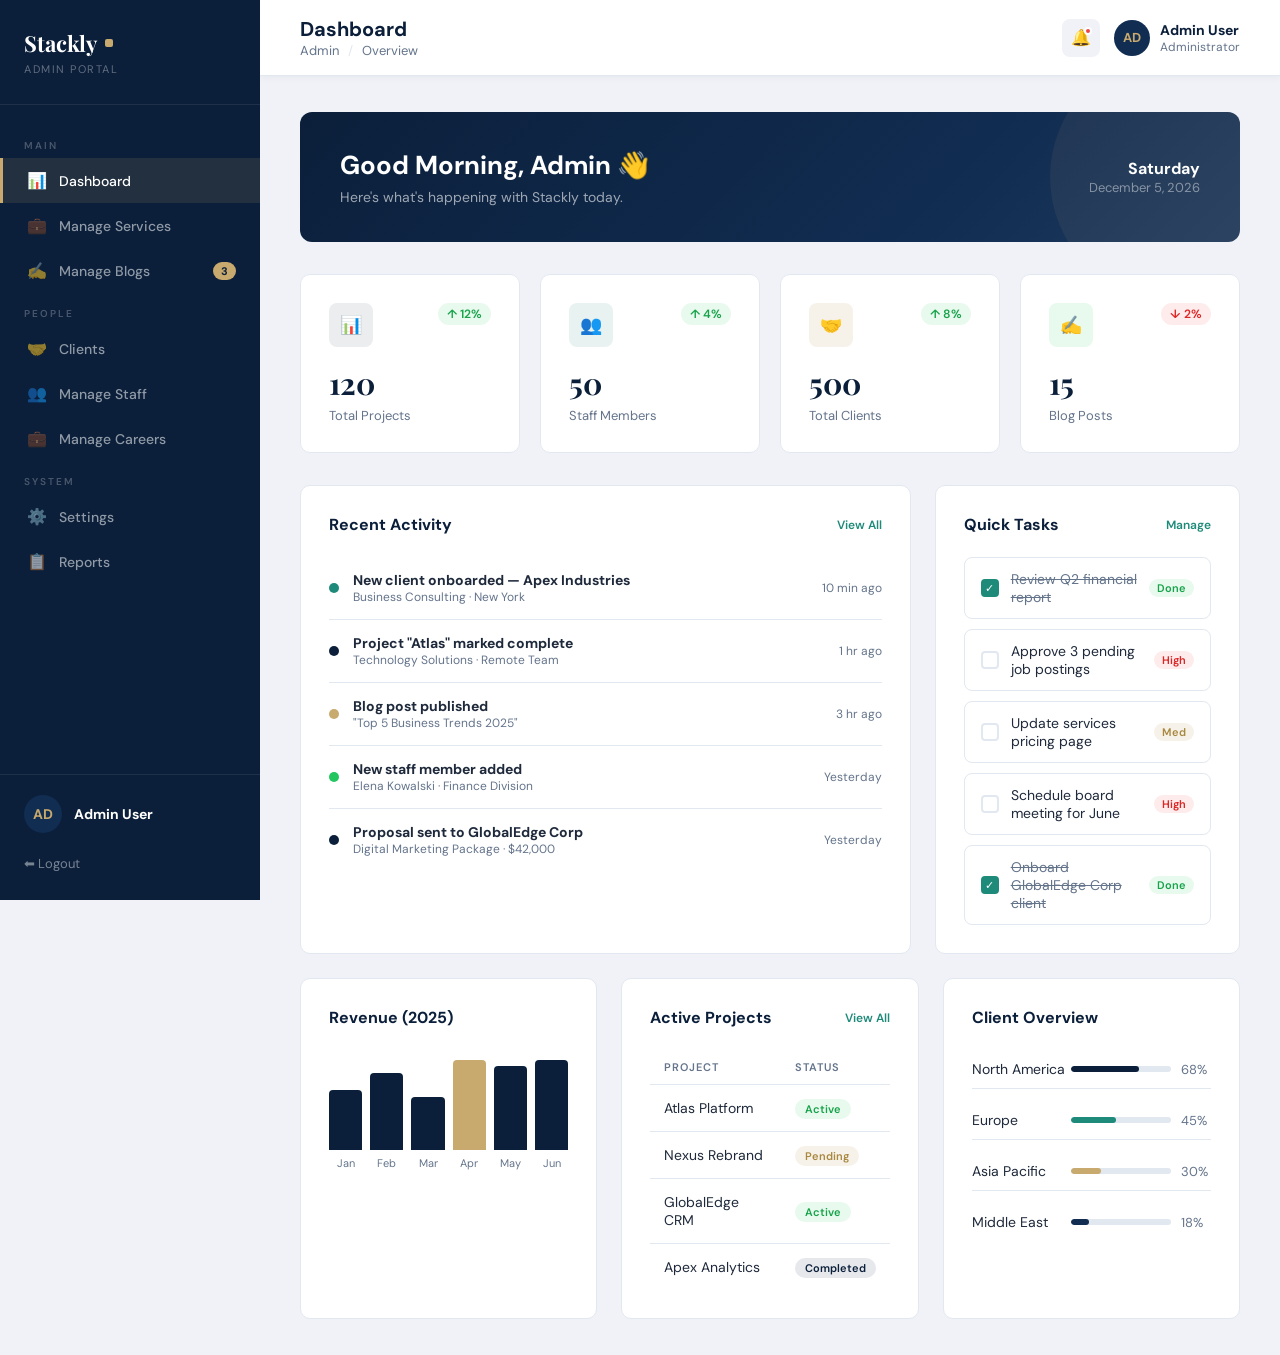
<file: admin.html>
<!DOCTYPE html>
<html lang="en">
<head>
<meta charset="UTF-8">
<meta name="viewport" content="width=device-width, initial-scale=1.0">
<title>Admin Dashboard — Stackly</title>
<link rel="stylesheet" href="./dashboard.css">
</head>
<body>

<!-- Sidebar -->
<div class="sidebar">
  <div class="sidebar-header">
    <div class="sidebar-logo">Stackly <span></span></div>
    <div class="sidebar-subtitle">Admin Portal</div>
  </div>

  <nav class="sidebar-nav">
    <div class="nav-section-label">Main</div>
    <a href="admin.html" class="nav-item active">
      <span class="nav-icon">📊</span> Dashboard
    </a>
    <a href="#" class="nav-item">
      <span class="nav-icon">💼</span> Manage Services
    </a>
    <a href="#" class="nav-item">
      <span class="nav-icon">✍️</span> Manage Blogs
      <span class="nav-badge">3</span>
    </a>

    <div class="nav-section-label">People</div>
    <a href="#" class="nav-item">
      <span class="nav-icon">🤝</span> Clients
    </a>
    <a href="#" class="nav-item">
      <span class="nav-icon">👥</span> Manage Staff
    </a>
    <a href="#" class="nav-item">
      <span class="nav-icon">💼</span> Manage Careers
    </a>

    <div class="nav-section-label">System</div>
    <a href="#" class="nav-item">
      <span class="nav-icon">⚙️</span> Settings
    </a>
    <a href="#" class="nav-item">
      <span class="nav-icon">📋</span> Reports
    </a>
  </nav>

  <div class="sidebar-footer">
    <div class="sidebar-user">
      <div class="user-avatar">AD</div>
      <div class="user-info">
        <h4>Admin User</h4>
      </div>
    </div>
    <a href="login.html" class="logout-btn">⬅ Logout</a>
  </div>
</div>

<!-- Main -->
<div class="main">
  <!-- Topbar -->
  <div class="topbar">
    <div class="topbar-left">
      <div>
        <h2>Dashboard</h2>
        <div class="breadcrumb-dash">Admin <span>/</span> Overview</div>
      </div>
    </div>
    <div class="topbar-right">
      <button class="notif-btn">🔔<div class="notif-dot"></div></button>
      <div class="topbar-user">
        <div class="user-avatar" style="width:36px;height:36px;font-size:13px;">AD</div>
        <div>
          <h4>Admin User</h4>
          <p>Administrator</p>
        </div>
      </div>
    </div>
  </div>

  <!-- Content -->
  <div class="content">

    <!-- Welcome Banner -->
    <div class="welcome-banner">
      <div class="wb-text">
        <h1>Good Morning, Admin 👋</h1>
        <p>Here's what's happening with Stackly today.</p>
      </div>
      <div class="wb-date" id="dash-date"></div>
    </div>

    <!-- Stat Cards -->
    <div class="stat-cards">
      <div class="stat-card">
        <div class="sc-top">
          <div class="sc-icon blue">📊</div>
          <span class="sc-change up">↑ 12%</span>
        </div>
        <h3>120</h3>
        <p>Total Projects</p>
      </div>
      <div class="stat-card">
        <div class="sc-top">
          <div class="sc-icon teal">👥</div>
          <span class="sc-change up">↑ 4%</span>
        </div>
        <h3>50</h3>
        <p>Staff Members</p>
      </div>
      <div class="stat-card">
        <div class="sc-top">
          <div class="sc-icon gold">🤝</div>
          <span class="sc-change up">↑ 8%</span>
        </div>
        <h3>500</h3>
        <p>Total Clients</p>
      </div>
      <div class="stat-card">
        <div class="sc-top">
          <div class="sc-icon green">✍️</div>
          <span class="sc-change down">↓ 2%</span>
        </div>
        <h3>15</h3>
        <p>Blog Posts</p>
      </div>
    </div>

    <!-- Main Grid -->
    <div class="dash-grid">
      <!-- Recent Activity -->
      <div class="dash-card">
        <div class="dash-card-header">
          <h3>Recent Activity</h3>
          <a href="#" class="card-link">View All</a>
        </div>
        <div class="activity-list">
          <div class="activity-item">
            <div class="activity-dot dot-teal"></div>
            <div class="activity-text">
              <h4>New client onboarded — Apex Industries</h4>
              <p>Business Consulting · New York</p>
            </div>
            <span class="activity-time">10 min ago</span>
          </div>
          <div class="activity-item">
            <div class="activity-dot dot-blue"></div>
            <div class="activity-text">
              <h4>Project "Atlas" marked complete</h4>
              <p>Technology Solutions · Remote Team</p>
            </div>
            <span class="activity-time">1 hr ago</span>
          </div>
          <div class="activity-item">
            <div class="activity-dot dot-gold"></div>
            <div class="activity-text">
              <h4>Blog post published</h4>
              <p>"Top 5 Business Trends 2025"</p>
            </div>
            <span class="activity-time">3 hr ago</span>
          </div>
          <div class="activity-item">
            <div class="activity-dot dot-green"></div>
            <div class="activity-text">
              <h4>New staff member added</h4>
              <p>Elena Kowalski · Finance Division</p>
            </div>
            <span class="activity-time">Yesterday</span>
          </div>
          <div class="activity-item">
            <div class="activity-dot dot-blue"></div>
            <div class="activity-text">
              <h4>Proposal sent to GlobalEdge Corp</h4>
              <p>Digital Marketing Package · $42,000</p>
            </div>
            <span class="activity-time">Yesterday</span>
          </div>
        </div>
      </div>

      <!-- Tasks -->
      <div class="dash-card">
        <div class="dash-card-header">
          <h3>Quick Tasks</h3>
          <a href="#" class="card-link">Manage</a>
        </div>
        <div class="task-list">
          <div class="task-item" onclick="toggleTask(this)">
            <div class="task-check done">✓</div>
            <span class="task-text done">Review Q2 financial report</span>
            <span class="task-priority low">Done</span>
          </div>
          <div class="task-item" onclick="toggleTask(this)">
            <div class="task-check"></div>
            <span class="task-text">Approve 3 pending job postings</span>
            <span class="task-priority high">High</span>
          </div>
          <div class="task-item" onclick="toggleTask(this)">
            <div class="task-check"></div>
            <span class="task-text">Update services pricing page</span>
            <span class="task-priority med">Med</span>
          </div>
          <div class="task-item" onclick="toggleTask(this)">
            <div class="task-check"></div>
            <span class="task-text">Schedule board meeting for June</span>
            <span class="task-priority high">High</span>
          </div>
          <div class="task-item" onclick="toggleTask(this)">
            <div class="task-check done">✓</div>
            <span class="task-text done">Onboard GlobalEdge Corp client</span>
            <span class="task-priority low">Done</span>
          </div>
        </div>
      </div>
    </div>

    <!-- Bottom Grid -->
    <div class="dash-grid-3">
      <!-- Revenue Bar -->
      <div class="dash-card">
        <div class="dash-card-header">
          <h3>Revenue (2025)</h3>
        </div>
        <div class="bar-chart">
          <div class="bar-col"><div class="bar" style="height:55%"></div><span class="bar-label">Jan</span></div>
          <div class="bar-col"><div class="bar" style="height:70%"></div><span class="bar-label">Feb</span></div>
          <div class="bar-col"><div class="bar" style="height:48%"></div><span class="bar-label">Mar</span></div>
          <div class="bar-col"><div class="bar alt" style="height:88%"></div><span class="bar-label">Apr</span></div>
          <div class="bar-col"><div class="bar" style="height:76%"></div><span class="bar-label">May</span></div>
          <div class="bar-col"><div class="bar" style="height:92%"></div><span class="bar-label">Jun</span></div>
        </div>
      </div>

      <!-- Active Projects -->
      <div class="dash-card">
        <div class="dash-card-header">
          <h3>Active Projects</h3>
          <a href="#" class="card-link">View All</a>
        </div>
        <table class="data-table">
          <thead><tr><th>Project</th><th>Status</th></tr></thead>
          <tbody>
            <tr><td>Atlas Platform</td><td><span class="status-badge active">Active</span></td></tr>
            <tr><td>Nexus Rebrand</td><td><span class="status-badge pending">Pending</span></td></tr>
            <tr><td>GlobalEdge CRM</td><td><span class="status-badge active">Active</span></td></tr>
            <tr><td>Apex Analytics</td><td><span class="status-badge completed">Completed</span></td></tr>
          </tbody>
        </table>
      </div>

      <!-- Client Map / Summary -->
      <div class="dash-card">
        <div class="dash-card-header">
          <h3>Client Overview</h3>
        </div>
        <div style="display:flex; flex-direction:column; gap:12px; margin-top:4px;">
          <div style="display:flex; justify-content:space-between; align-items:center; padding:10px 0; border-bottom:1px solid #e2e8f0;">
            <span style="font-size:14px; color:#1e293b;">North America</span>
            <div style="display:flex; align-items:center; gap:10px;">
              <div style="height:6px; width:100px; background:#e2e8f0; border-radius:3px; overflow:hidden;"><div style="height:100%; width:68%; background:#0b1f3a; border-radius:3px;"></div></div>
              <span style="font-size:13px; color:#64748b; min-width:30px;">68%</span>
            </div>
          </div>
          <div style="display:flex; justify-content:space-between; align-items:center; padding:10px 0; border-bottom:1px solid #e2e8f0;">
            <span style="font-size:14px; color:#1e293b;">Europe</span>
            <div style="display:flex; align-items:center; gap:10px;">
              <div style="height:6px; width:100px; background:#e2e8f0; border-radius:3px; overflow:hidden;"><div style="height:100%; width:45%; background:#1e8a7a; border-radius:3px;"></div></div>
              <span style="font-size:13px; color:#64748b; min-width:30px;">45%</span>
            </div>
          </div>
          <div style="display:flex; justify-content:space-between; align-items:center; padding:10px 0; border-bottom:1px solid #e2e8f0;">
            <span style="font-size:14px; color:#1e293b;">Asia Pacific</span>
            <div style="display:flex; align-items:center; gap:10px;">
              <div style="height:6px; width:100px; background:#e2e8f0; border-radius:3px; overflow:hidden;"><div style="height:100%; width:30%; background:#c8a96e; border-radius:3px;"></div></div>
              <span style="font-size:13px; color:#64748b; min-width:30px;">30%</span>
            </div>
          </div>
          <div style="display:flex; justify-content:space-between; align-items:center; padding:10px 0;">
            <span style="font-size:14px; color:#1e293b;">Middle East</span>
            <div style="display:flex; align-items:center; gap:10px;">
              <div style="height:6px; width:100px; background:#e2e8f0; border-radius:3px; overflow:hidden;"><div style="height:100%; width:18%; background:#112d52; border-radius:3px;"></div></div>
              <span style="font-size:13px; color:#64748b; min-width:30px;">18%</span>
            </div>
          </div>
        </div>
      </div>
    </div>

  </div>
</div>

<script>
// Date
const d = new Date();
document.getElementById('dash-date').innerHTML =
  `<strong style="color:#fff;font-size:16px;">${d.toLocaleDateString('en-US',{weekday:'long'})}</strong><br>
   ${d.toLocaleDateString('en-US',{month:'long',day:'numeric',year:'numeric'})}`;

// Task toggle
function toggleTask(el) {
  const check = el.querySelector('.task-check');
  const text = el.querySelector('.task-text');
  const badge = el.querySelector('.task-priority');
  const done = check.classList.toggle('done');
  text.classList.toggle('done', done);
  check.textContent = done ? '✓' : '';
  if (done) { badge.textContent = 'Done'; badge.className = 'task-priority low'; }
}
</script>
</body>
</html>
</file>
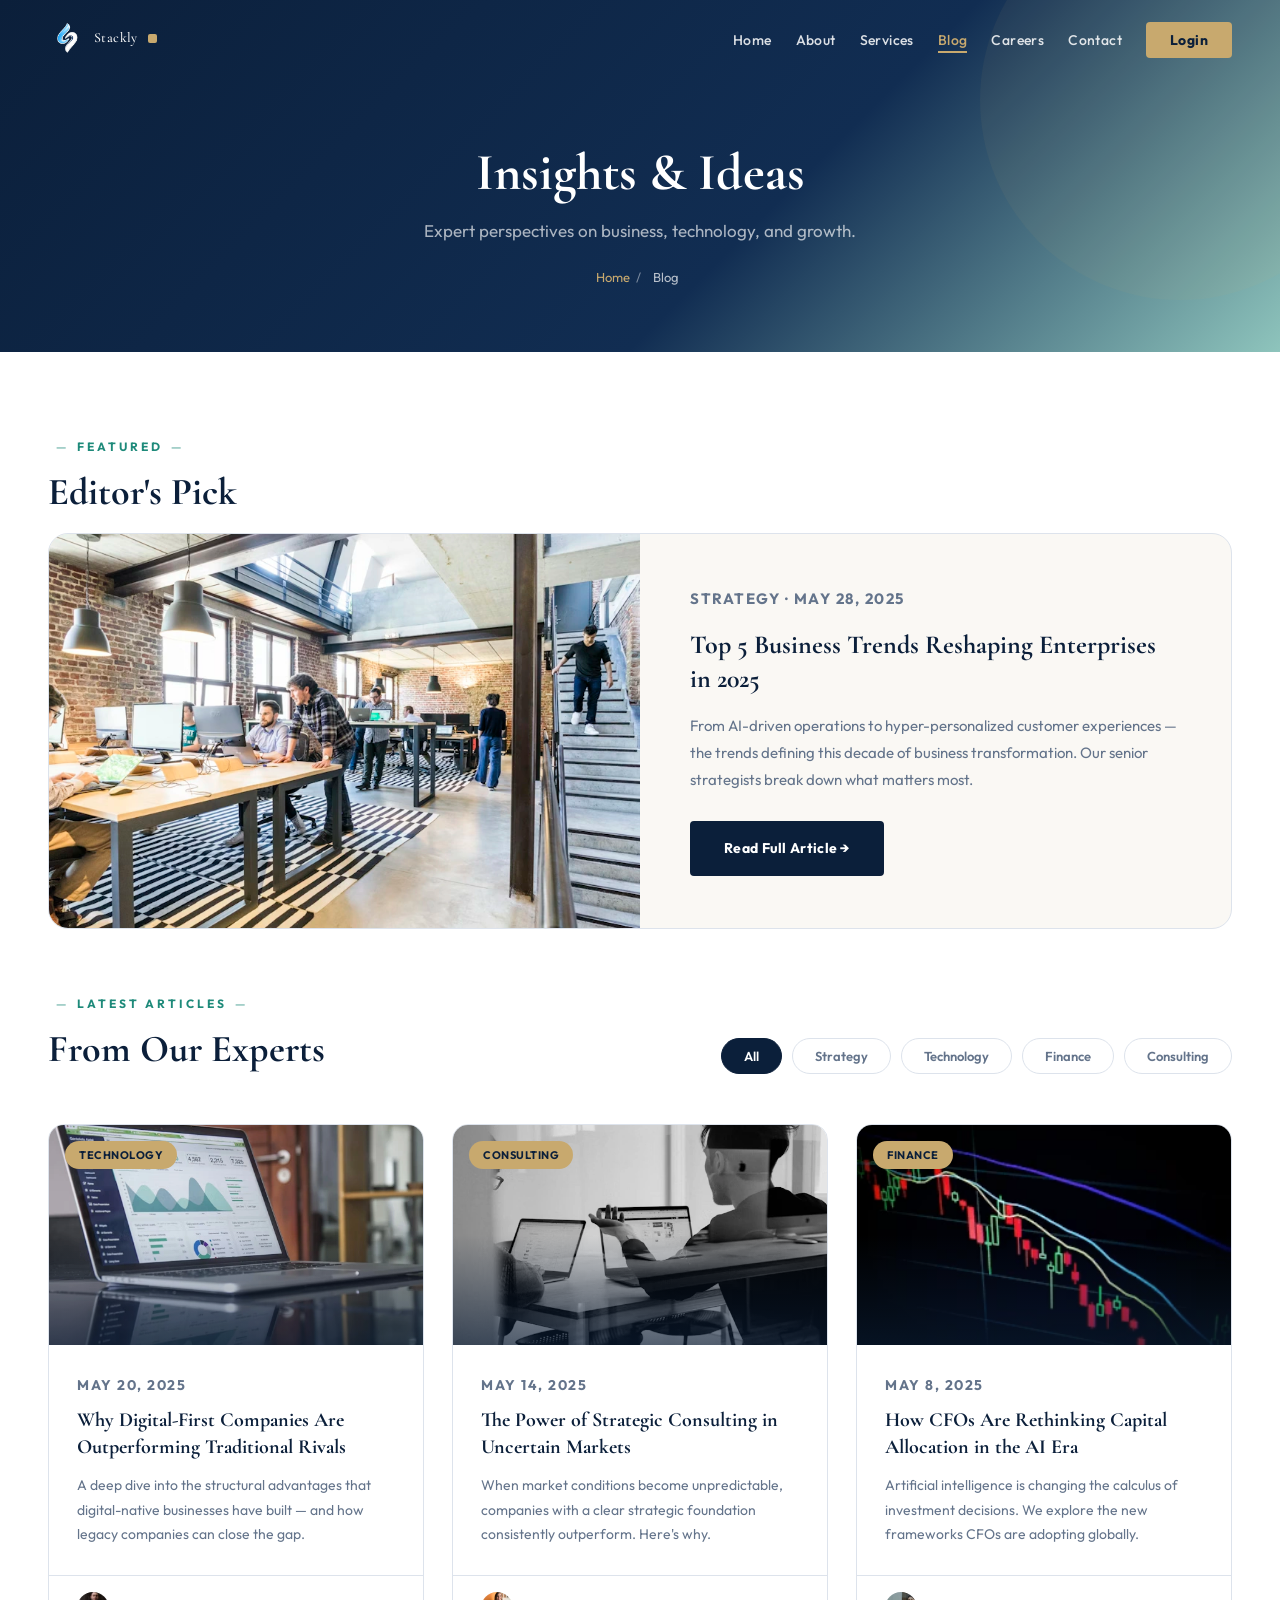
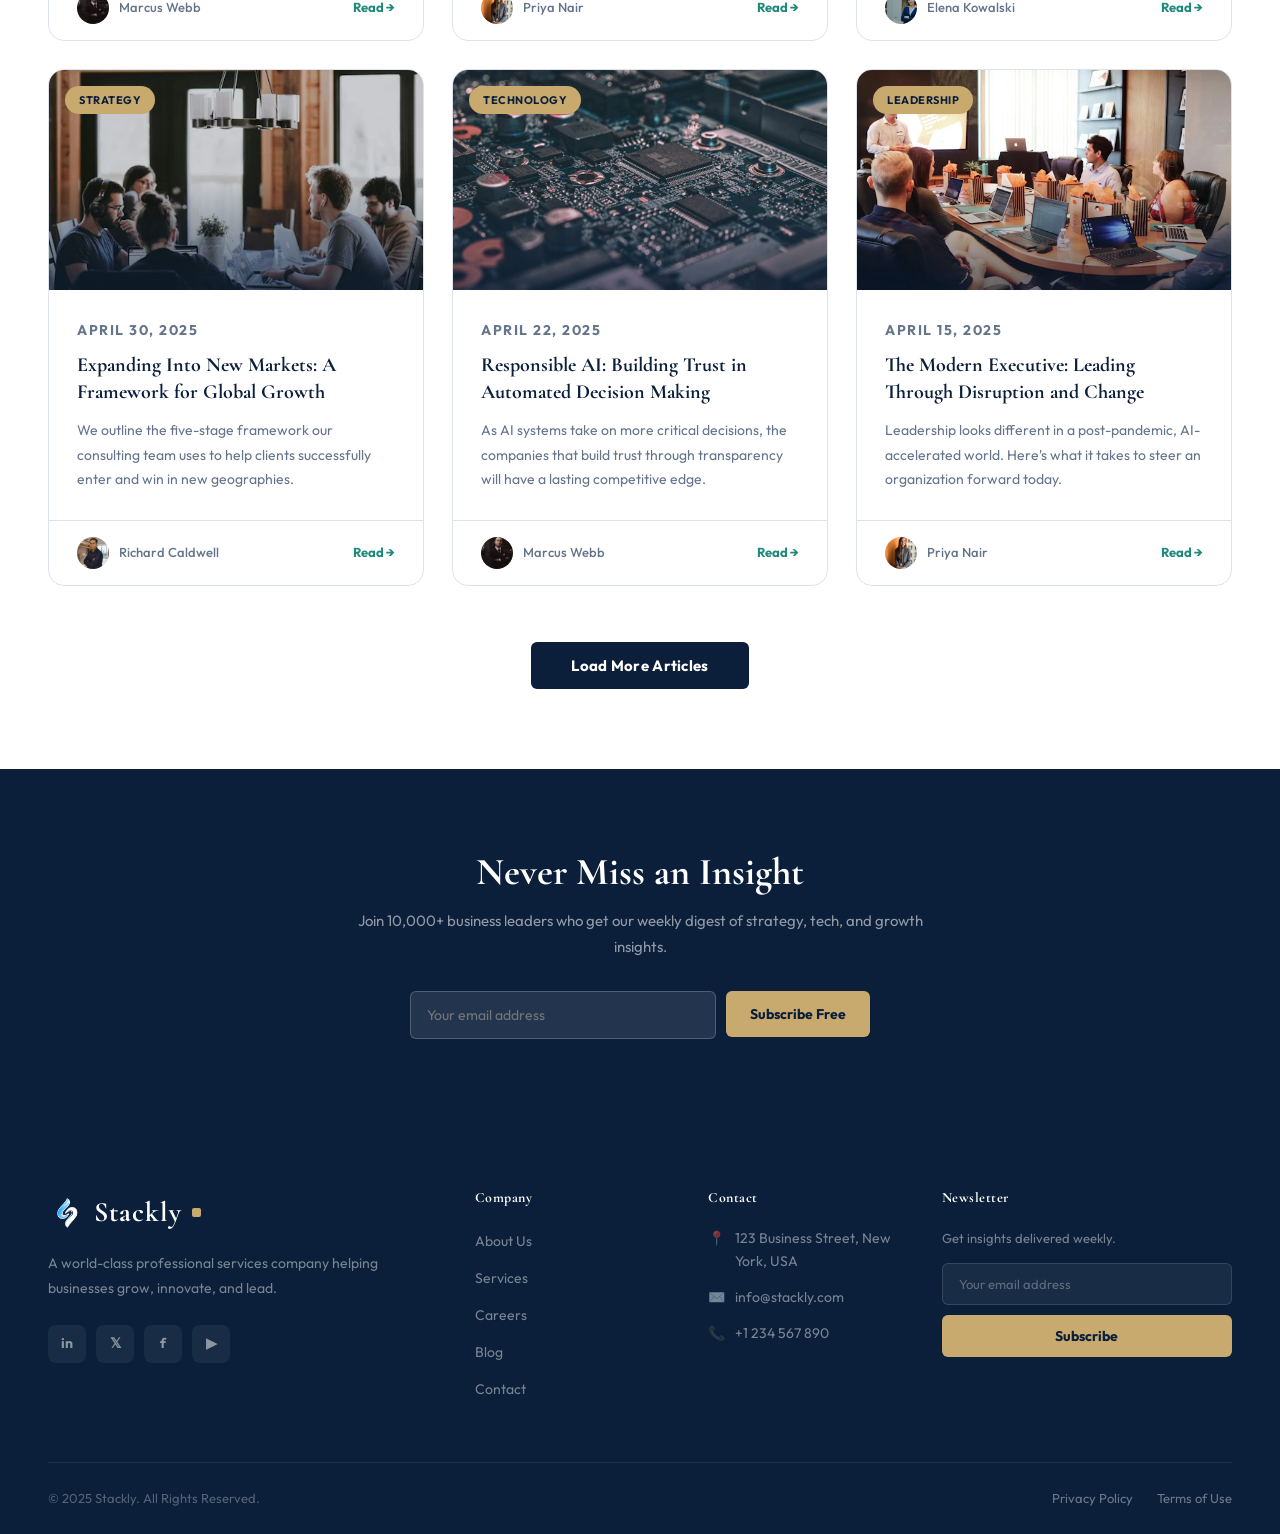
<file: blog.html>
<!DOCTYPE html>
<html lang="en">
<head>
<meta charset="UTF-8">
<meta name="viewport" content="width=device-width, initial-scale=1.0">
<title>Blog — Stackly</title>
<link rel="stylesheet" href="./blog.css">
</head>
<body>

<div id="scroll-bar"></div>

<header>
  <nav>
        <div class="logo">
      <a href="index.html">
        <img src="./assets/stackly new logo.webp" alt="Stackly Logo">
        Stackly <span></span>
      </a>
    </div>
    <input type="checkbox" id="menu-toggle">
    <label for="menu-toggle" class="menu-icon">&#9776;</label>
    <ul>
      <li><a href="./index.html">Home</a></li>
      <li><a href="./about.html">About</a></li>
      <li><a href="./services.html">Services</a></li>
      <li><a href="./blog.html" class="active">Blog</a></li>
      <li><a href="./careers.html">Careers</a></li>
      <li><a href="./contact.html">Contact</a></li>
      <li><a href="./login.html" class="nav-login">Login</a></li>
    </ul>
  </nav>
</header>

<section class="page-header">
  <h1>Insights & Ideas</h1>
  <p>Expert perspectives on business, technology, and growth.</p>
  <div class="breadcrumb">
    <a href="./index.html">Home</a><span>/</span><span style="color:rgba(255,255,255,0.7)">Blog</span>
  </div>
</section>

<section class="blog-section">
  <!-- Featured Post -->
  <div class="fade-up" style="margin-bottom:16px;">
    <span class="section-label">Featured</span>
    <h2 class="section-title" style="margin-bottom:0;">Editor's Pick</h2>
  </div>
  <div class="blog-featured fade-up">
    <div class="blog-featured-img">
      <img src="./assets/trends.webp" alt="Business Trends 2025">
    </div>
    <div class="blog-featured-body">
      <p class="blog-meta">Strategy · May 28, 2025</p>
      <h2>Top 5 Business Trends Reshaping Enterprises in 2025</h2>
      <p>From AI-driven operations to hyper-personalized customer experiences — the trends defining this decade of business transformation. Our senior strategists break down what matters most.</p>
      <a href="./404page.html" class="btn-primary" style="background:var(--navy);border-color:var(--navy);color:#fff;display:inline-flex;width:fit-content;">Read Full Article →</a>
    </div>
  </div>

  <!-- Filter Bar -->
  <div class="fade-up" style="display:flex; justify-content:space-between; align-items:flex-end; flex-wrap:wrap; gap:20px; margin-bottom:0;">
    <div>
      <span class="section-label">Latest Articles</span>
      <h2 class="section-title" style="margin-bottom:0;">From Our Experts</h2>
    </div>
    <div class="blog-filters">
      <button class="filter-btn active">All</button>
      <button class="filter-btn">Strategy</button>
      <button class="filter-btn">Technology</button>
      <button class="filter-btn">Finance</button>
      <button class="filter-btn">Consulting</button>
    </div>
  </div>

  <div class="blog-grid">
    <div class="blog-card fade-up stagger-1">
      <div class="blog-thumb">
        <img src="./assets/digital marketing.webp" alt="Digital Strategy">
        <div class="blog-thumb-overlay"></div>
        <span class="blog-category-badge">Technology</span>
      </div>
      <div class="blog-body">
        <p class="blog-meta">May 20, 2025</p>
        <h3>Why Digital-First Companies Are Outperforming Traditional Rivals</h3>
        <p>A deep dive into the structural advantages that digital-native businesses have built — and how legacy companies can close the gap.</p>
      </div>
      <div class="blog-footer">
        <div class="blog-author">
          <img class="blog-author-img" src="./assets/marcuslogo.webp" alt="Marcus Webb">
          <span class="blog-author-name">Marcus Webb</span>
        </div>
        <a href="./404page.html" class="blog-read-link">Read →</a>
      </div>
    </div>

    <div class="blog-card fade-up stagger-2">
      <div class="blog-thumb">
        <img src="./assets/consulting.webp" alt="Consulting">
        <div class="blog-thumb-overlay"></div>
        <span class="blog-category-badge">Consulting</span>
      </div>
      <div class="blog-body">
        <p class="blog-meta">May 14, 2025</p>
        <h3>The Power of Strategic Consulting in Uncertain Markets</h3>
        <p>When market conditions become unpredictable, companies with a clear strategic foundation consistently outperform. Here's why.</p>
      </div>
      <div class="blog-footer">
        <div class="blog-author">
          <img class="blog-author-img" src="./assets/priya.webp" alt="Priya Nair">
          <span class="blog-author-name">Priya Nair</span>
        </div>
        <a href="./404page.html" class="blog-read-link">Read →</a>
      </div>
    </div>

    <div class="blog-card fade-up stagger-3">
      <div class="blog-thumb">
        <img src="./assets/Finance.webp" alt="Finance">
        <div class="blog-thumb-overlay"></div>
        <span class="blog-category-badge">Finance</span>
      </div>
      <div class="blog-body">
        <p class="blog-meta">May 8, 2025</p>
        <h3>How CFOs Are Rethinking Capital Allocation in the AI Era</h3>
        <p>Artificial intelligence is changing the calculus of investment decisions. We explore the new frameworks CFOs are adopting globally.</p>
      </div>
      <div class="blog-footer">
        <div class="blog-author">
          <img class="blog-author-img" src="./assets/client 2.webp" alt="Elena Kowalski">
          <span class="blog-author-name">Elena Kowalski</span>
        </div>
        <a href="./404page.html" class="blog-read-link">Read →</a>
      </div>
    </div>

    <div class="blog-card fade-up stagger-4">
      <div class="blog-thumb">
        <img src="./assets/collabration.webp" alt="Team Strategy">
        <div class="blog-thumb-overlay"></div>
        <span class="blog-category-badge">Strategy</span>
      </div>
      <div class="blog-body">
        <p class="blog-meta">April 30, 2025</p>
        <h3>Expanding Into New Markets: A Framework for Global Growth</h3>
        <p>We outline the five-stage framework our consulting team uses to help clients successfully enter and win in new geographies.</p>
      </div>
      <div class="blog-footer">
        <div class="blog-author">
          <img class="blog-author-img" src="./assets/client 4.webp" alt="Richard Caldwell">
          <span class="blog-author-name">Richard Caldwell</span>
        </div>
        <a href="./404page.html" class="blog-read-link">Read →</a>
      </div>
    </div>

    <div class="blog-card fade-up stagger-5">
      <div class="blog-thumb">
        <img src="./assets/technology.webp" alt="AI Technology">
        <div class="blog-thumb-overlay"></div>
        <span class="blog-category-badge">Technology</span>
      </div>
      <div class="blog-body">
        <p class="blog-meta">April 22, 2025</p>
        <h3>Responsible AI: Building Trust in Automated Decision Making</h3>
        <p>As AI systems take on more critical decisions, the companies that build trust through transparency will have a lasting competitive edge.</p>
      </div>
      <div class="blog-footer">
        <div class="blog-author">
          <img class="blog-author-img" src="./assets/marcuslogo.webp" alt="Marcus Webb">
          <span class="blog-author-name">Marcus Webb</span>
        </div>
        <a href="./404page.html" class="blog-read-link">Read →</a>
      </div>
    </div>

    <div class="blog-card fade-up stagger-6">
      <div class="blog-thumb">
        <img src="./assets/leadership.webp" alt="Leadership">
        <div class="blog-thumb-overlay"></div>
        <span class="blog-category-badge">Leadership</span>
      </div>
      <div class="blog-body">
        <p class="blog-meta">April 15, 2025</p>
        <h3>The Modern Executive: Leading Through Disruption and Change</h3>
        <p>Leadership looks different in a post-pandemic, AI-accelerated world. Here's what it takes to steer an organization forward today.</p>
      </div>
      <div class="blog-footer">
        <div class="blog-author">
          <img class="blog-author-img" src="./assets/priya.webp" alt="Priya Nair">
          <span class="blog-author-name">Priya Nair</span>
        </div>
        <a href="./404page.html" class="blog-read-link">Read →</a>
      </div>
    </div>
  </div>

  <!-- Load More -->
  <div style="text-align:center;margin-top:56px;" class="fade-up">
    <a href="./404page.html"><button class="btn-primary" style="background:var(--navy);border-color:var(--navy);color:#fff;border:none;padding:14px 40px;font-size:15px;border-radius:6px;cursor:pointer;">Load More Articles</button>
  </div></a>
</section>

<!-- Newsletter Banner -->
<section style="padding:80px;background:var(--navy);" class="fade-up">
  <div style="max-width:600px;margin:0 auto;text-align:center;">
    <h2 style="font-size:38px;color:#fff;margin-bottom:12px;">Never Miss an Insight</h2>
    <p style="color:rgba(255,255,255,0.55);font-size:15px;margin-bottom:32px;">Join 10,000+ business leaders who get our weekly digest of strategy, tech, and growth insights.</p>
    <div style="display:flex;gap:10px;max-width:460px;margin:0 auto;">
      <input type="email" placeholder="Your email address" style="flex:1;background:rgba(255,255,255,0.1);border:1px solid rgba(255,255,255,0.2);padding:14px 16px;border-radius:6px;color:#fff;font-family:'Outfit',sans-serif;font-size:14px;">
      <a href="./404page.html"><button style="background:var(--accent);color:var(--navy);border:none;padding:14px 24px;border-radius:6px;font-weight:700;font-size:14px;cursor:pointer;white-space:nowrap;font-family:'Outfit',sans-serif;">Subscribe Free</button></a>
    </div>
  </div>
</section>

<footer>
  <div class="footer-grid">
    <div class="footer-brand">
            <a href="index.html">
        <span class="logo">
          <img src="./assets/stackly new logo.webp" alt="Stackly Logo">
          Stackly <span></span>
        </span>
      </a>
      <p>A world-class professional services company helping businesses grow, innovate, and lead.</p>
      <div class="footer-socials">
        <a class="social-btn" href="./404page.html">in</a>
        <a class="social-btn" href="./404page.html">𝕏</a>
        <a class="social-btn" href="./404page.html">f</a>
        <a class="social-btn" href="./404page.html">▶</a>
      </div>
    </div>
    <div class="footer-col">
      <h4>Company</h4>
      <ul>
        <li><a href="about.html">About Us</a></li>
        <li><a href="services.html">Services</a></li>
        <li><a href="careers.html">Careers</a></li>
        <li><a href="blog.html">Blog</a></li>
        <li><a href="contact.html">Contact</a></li>
      </ul>
    </div>
    <div class="footer-col footer-contact">
      <h4>Contact</h4>
      <p><span>📍</span> 123 Business Street, New York, USA</p>
      <p><span>✉️</span> info@stackly.com</p>
      <p><span>📞</span> +1 234 567 890</p>
    </div>
    <div class="footer-col footer-newsletter">
      <h4>Newsletter</h4>
      <p style="font-size:13px;color:rgba(255,255,255,0.45);margin-bottom:14px;">Get insights delivered weekly.</p>
      <input type="email" placeholder="Your email address">
      <a href="./404page.html"><button>Subscribe</button></a>
    </div>
  </div>
  <div class="footer-bottom">
    <span>© 2025 Stackly. All Rights Reserved.</span>
    <div><a href="./404page.html">Privacy Policy</a><a href="./404page.html">Terms of Use</a></div>
  </div>
</footer>

<script>
const scrollBar = document.getElementById('scroll-bar');
window.addEventListener('scroll', () => {
  const total = document.documentElement.scrollHeight - window.innerHeight;
  scrollBar.style.width = (window.scrollY / total * 100) + '%';
});
const header = document.querySelector('header');
window.addEventListener('scroll', () => header.classList.toggle('scrolled', window.scrollY > 60));
const ro = new IntersectionObserver(entries => {
  entries.forEach(e => { if (e.isIntersecting) e.target.classList.add('visible'); });
}, { threshold: 0.1 });
document.querySelectorAll('.fade-up, .fade-in').forEach(el => ro.observe(el));

// Filter buttons
document.querySelectorAll('.filter-btn').forEach(btn => {
  btn.addEventListener('click', () => {
    document.querySelectorAll('.filter-btn').forEach(b => b.classList.remove('active'));
    btn.classList.add('active');
  });
});
</script>
</body>
</html>
</file>
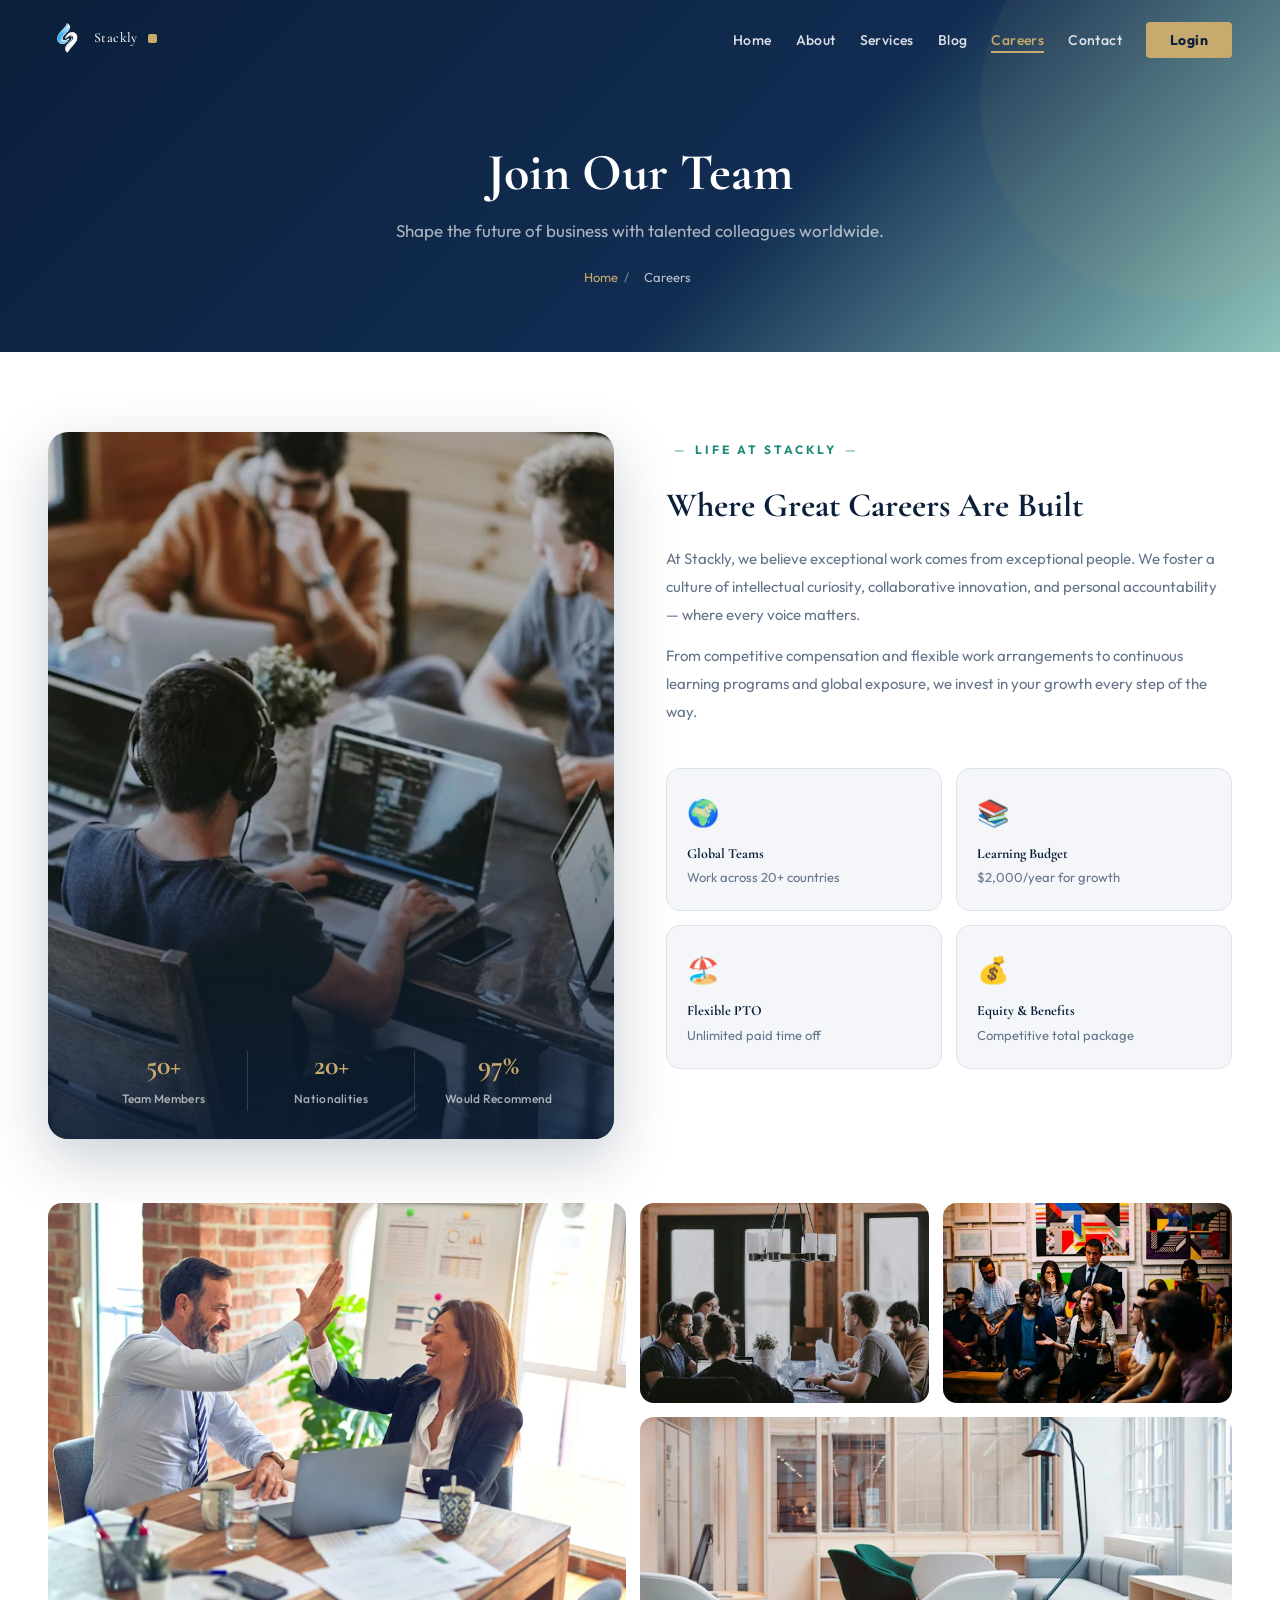
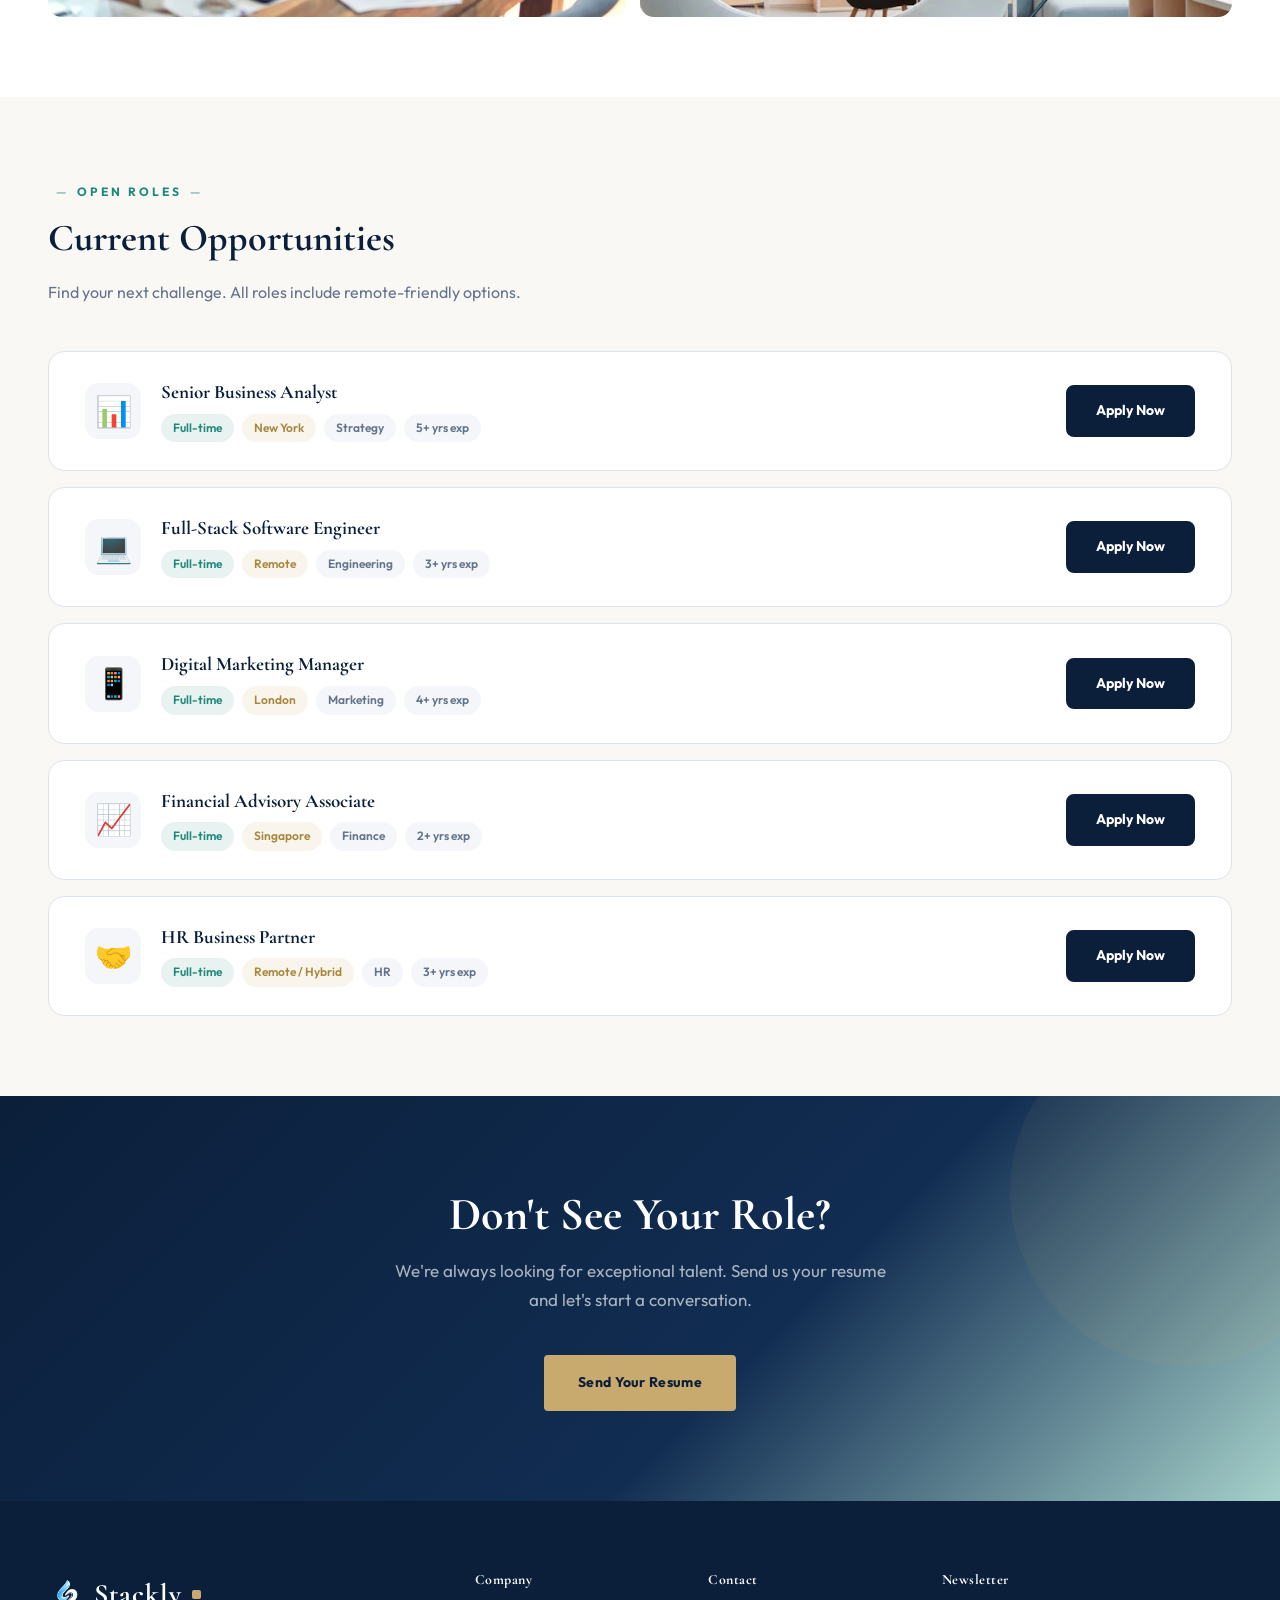
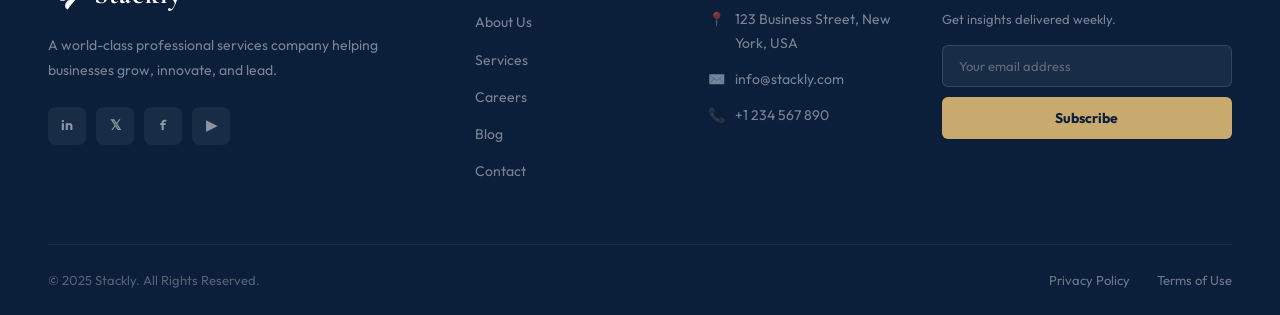
<file: careers.html>
<!DOCTYPE html>
<html lang="en">
<head>
<meta charset="UTF-8">
<meta name="viewport" content="width=device-width, initial-scale=1.0">
<title>Careers — Stackly</title>
<link rel="stylesheet" href="./careers.css">
</head>
<body>

<div id="scroll-bar"></div>

<header>
  <nav>
        <div class="logo">
      <a href="index.html">
        <img src="./assets/stackly new logo.webp" alt="Stackly Logo">
        Stackly <span></span>
      </a>
    </div>
    <input type="checkbox" id="menu-toggle">
    <label for="menu-toggle" class="menu-icon">&#9776;</label>
    <ul>
      <li><a href="index.html">Home</a></li>
      <li><a href="about.html">About</a></li>
      <li><a href="services.html">Services</a></li>
      <li><a href="blog.html">Blog</a></li>
      <li><a href="careers.html" class="active">Careers</a></li>
      <li><a href="contact.html">Contact</a></li>
      <li><a href="login.html" class="nav-login">Login</a></li>
    </ul>
  </nav>
</header>

<section class="page-header">
  <h1>Join Our Team</h1>
  <p>Shape the future of business with talented colleagues worldwide.</p>
  <div class="breadcrumb">
    <a href="index.html">Home</a><span>/</span>
    <span style="color:rgba(255,255,255,0.7)">Careers</span>
  </div>
</section>

<!-- ===== Culture Section ===== -->
<section class="careers-section">
  <div class="careers-grid">

    <!-- Left: Image -->
    <div class="culture-img-box fade-in">
      <img
        src="./assets/stackly team.webp"
        alt="Stackly team culture">
      <div class="culture-overlay"></div>
      <div class="culture-stats-bar">
        <div class="culture-stat">
          <strong>50+</strong>
          <span>Team Members</span>
        </div>
        <div class="culture-stat">
          <strong>20+</strong>
          <span>Nationalities</span>
        </div>
        <div class="culture-stat">
          <strong>97%</strong>
          <span>Would Recommend</span>
        </div>
      </div>
    </div>

    <!-- Right: Text -->
    <div class="culture-text fade-up">
      <span class="section-label">Life at Stackly</span>
      <h2>Where Great Careers Are Built</h2>
      <p>At Stackly, we believe exceptional work comes from exceptional people. We foster a culture of intellectual curiosity, collaborative innovation, and personal accountability — where every voice matters.</p>
      <p>From competitive compensation and flexible work arrangements to continuous learning programs and global exposure, we invest in your growth every step of the way.</p>

      <div class="perks-grid">
        <div class="perk-item">
          <span class="perk-icon">🌍</span>
          <h4>Global Teams</h4>
          <p>Work across 20+ countries</p>
        </div>
        <div class="perk-item">
          <span class="perk-icon">📚</span>
          <h4>Learning Budget</h4>
          <p>$2,000/year for growth</p>
        </div>
        <div class="perk-item">
          <span class="perk-icon">🏖️</span>
          <h4>Flexible PTO</h4>
          <p>Unlimited paid time off</p>
        </div>
        <div class="perk-item">
          <span class="perk-icon">💰</span>
          <h4>Equity & Benefits</h4>
          <p>Competitive total package</p>
        </div>
      </div>
    </div>

  </div>

  <!-- Gallery -->
  <div class="culture-gallery fade-up">
    <div class="gallery-item">
      <img src="./assets/Team meeting.webp" alt="Team meeting">
    </div>
    <div class="gallery-item">
      <img src="./assets/collabration.webp" alt="Collaboration">
    </div>
    <div class="gallery-item">
      <img src="./assets/office culture.webp" alt="Office culture">
    </div>
    <div class="gallery-item">
      <img src="./assets/workspace.webp" alt="Workspace">
    </div>
  </div>
</section>

<!-- ===== Jobs Section ===== -->
<section class="jobs-section">
  <div class="jobs-header fade-up">
    <span class="section-label">Open Roles</span>
    <h2 class="section-title">Current Opportunities</h2>
    <p class="section-sub">Find your next challenge. All roles include remote-friendly options.</p>
  </div>

  <div class="fade-up">

    <div class="job-card">
      <div class="job-info-wrap">
        <div class="job-icon">📊</div>
        <div class="job-info">
          <h3>Senior Business Analyst</h3>
          <div class="job-tags">
            <span class="job-tag type">Full-time</span>
            <span class="job-tag loc">New York</span>
            <span class="job-tag">Strategy</span>
            <span class="job-tag">5+ yrs exp</span>
          </div>
        </div>
      </div>
      <a href="./contact.html" class="job-apply">Apply Now</a>
    </div>

    <div class="job-card">
      <div class="job-info-wrap">
        <div class="job-icon">💻</div>
        <div class="job-info">
          <h3>Full-Stack Software Engineer</h3>
          <div class="job-tags">
            <span class="job-tag type">Full-time</span>
            <span class="job-tag loc">Remote</span>
            <span class="job-tag">Engineering</span>
            <span class="job-tag">3+ yrs exp</span>
          </div>
        </div>
      </div>
      <a href="./contact.html" class="job-apply">Apply Now</a>
    </div>

    <div class="job-card">
      <div class="job-info-wrap">
        <div class="job-icon">📱</div>
        <div class="job-info">
          <h3>Digital Marketing Manager</h3>
          <div class="job-tags">
            <span class="job-tag type">Full-time</span>
            <span class="job-tag loc">London</span>
            <span class="job-tag">Marketing</span>
            <span class="job-tag">4+ yrs exp</span>
          </div>
        </div>
      </div>
      <a href="./contact.html" class="job-apply">Apply Now</a>
    </div>

    <div class="job-card">
      <div class="job-info-wrap">
        <div class="job-icon">📈</div>
        <div class="job-info">
          <h3>Financial Advisory Associate</h3>
          <div class="job-tags">
            <span class="job-tag type">Full-time</span>
            <span class="job-tag loc">Singapore</span>
            <span class="job-tag">Finance</span>
            <span class="job-tag">2+ yrs exp</span>
          </div>
        </div>
      </div>
      <a href="./contact.html" class="job-apply">Apply Now</a>
    </div>

    <div class="job-card">
      <div class="job-info-wrap">
        <div class="job-icon">🤝</div>
        <div class="job-info">
          <h3>HR Business Partner</h3>
          <div class="job-tags">
            <span class="job-tag type">Full-time</span>
            <span class="job-tag loc">Remote / Hybrid</span>
            <span class="job-tag">HR</span>
            <span class="job-tag">3+ yrs exp</span>
          </div>
        </div>
      </div>
      <a href="./contact.html" class="job-apply">Apply Now</a>
    </div>

  </div>
</section>

<!-- CTA -->
<section class="cta-section">
  <div class="fade-up">
    <h2>Don't See Your Role?</h2>
    <p>We're always looking for exceptional talent. Send us your resume and let's start a conversation.</p>
    <div class="hero-btns">
      <a href="./contact.html" class="btn-primary">Send Your Resume</a>
    </div>
  </div>
</section>

<footer>
  <div class="footer-grid">
    <div class="footer-brand">
        <a href="index.html">
        <span class="logo">
          <img src="./assets/stackly new logo.webp" alt="Stackly Logo">
          Stackly <span></span>
        </span>
      </a>
      <p>A world-class professional services company helping businesses grow, innovate, and lead.</p>
      <div class="footer-socials">
        <a class="social-btn" href="./404page.html">in</a>
        <a class="social-btn" href="./404page.html">𝕏</a>
        <a class="social-btn" href="./404page.html">f</a>
        <a class="social-btn" href="./404page.html">▶</a>
      </div>
    </div>
    <div class="footer-col">
      <h4>Company</h4>
      <ul>
        <li><a href="./about.html">About Us</a></li>
        <li><a href="./services.html">Services</a></li>
        <li><a href="./careers.html">Careers</a></li>
        <li><a href="./blog.html">Blog</a></li>
        <li><a href="./contact.html">Contact</a></li>
      </ul>
    </div>
    <div class="footer-col footer-contact">
      <h4>Contact</h4>
      <p><span>📍</span> 123 Business Street, New York, USA</p>
      <p><span>✉️</span> info@stackly.com</p>
      <p><span>📞</span> +1 234 567 890</p>
    </div>
    <div class="footer-col footer-newsletter">
      <h4>Newsletter</h4>
      <p style="font-size:13px;color:rgba(255,255,255,0.45);margin-bottom:14px;">Get insights delivered weekly.</p>
      <input type="email" placeholder="Your email address">
      <button>Subscribe</button>
    </div>
  </div>
  <div class="footer-bottom">
    <span>© 2025 Stackly. All Rights Reserved.</span>
    <div>
      <a href="./404page.html">Privacy Policy</a>
      <a href="./404page.html">Terms of Use</a>
    </div>
  </div>
</footer>

<script>
const scrollBar = document.getElementById('scroll-bar');
window.addEventListener('scroll', () => {
  const total = document.documentElement.scrollHeight - window.innerHeight;
  scrollBar.style.width = (window.scrollY / total * 100) + '%';
});
const header = document.querySelector('header');
window.addEventListener('scroll', () => header.classList.toggle('scrolled', window.scrollY > 60));
const ro = new IntersectionObserver(entries => {
  entries.forEach(e => { if (e.isIntersecting) e.target.classList.add('visible'); });
}, { threshold: 0.1 });
document.querySelectorAll('.fade-up, .fade-in').forEach(el => ro.observe(el));
</script>
</body>
</html>
</file>
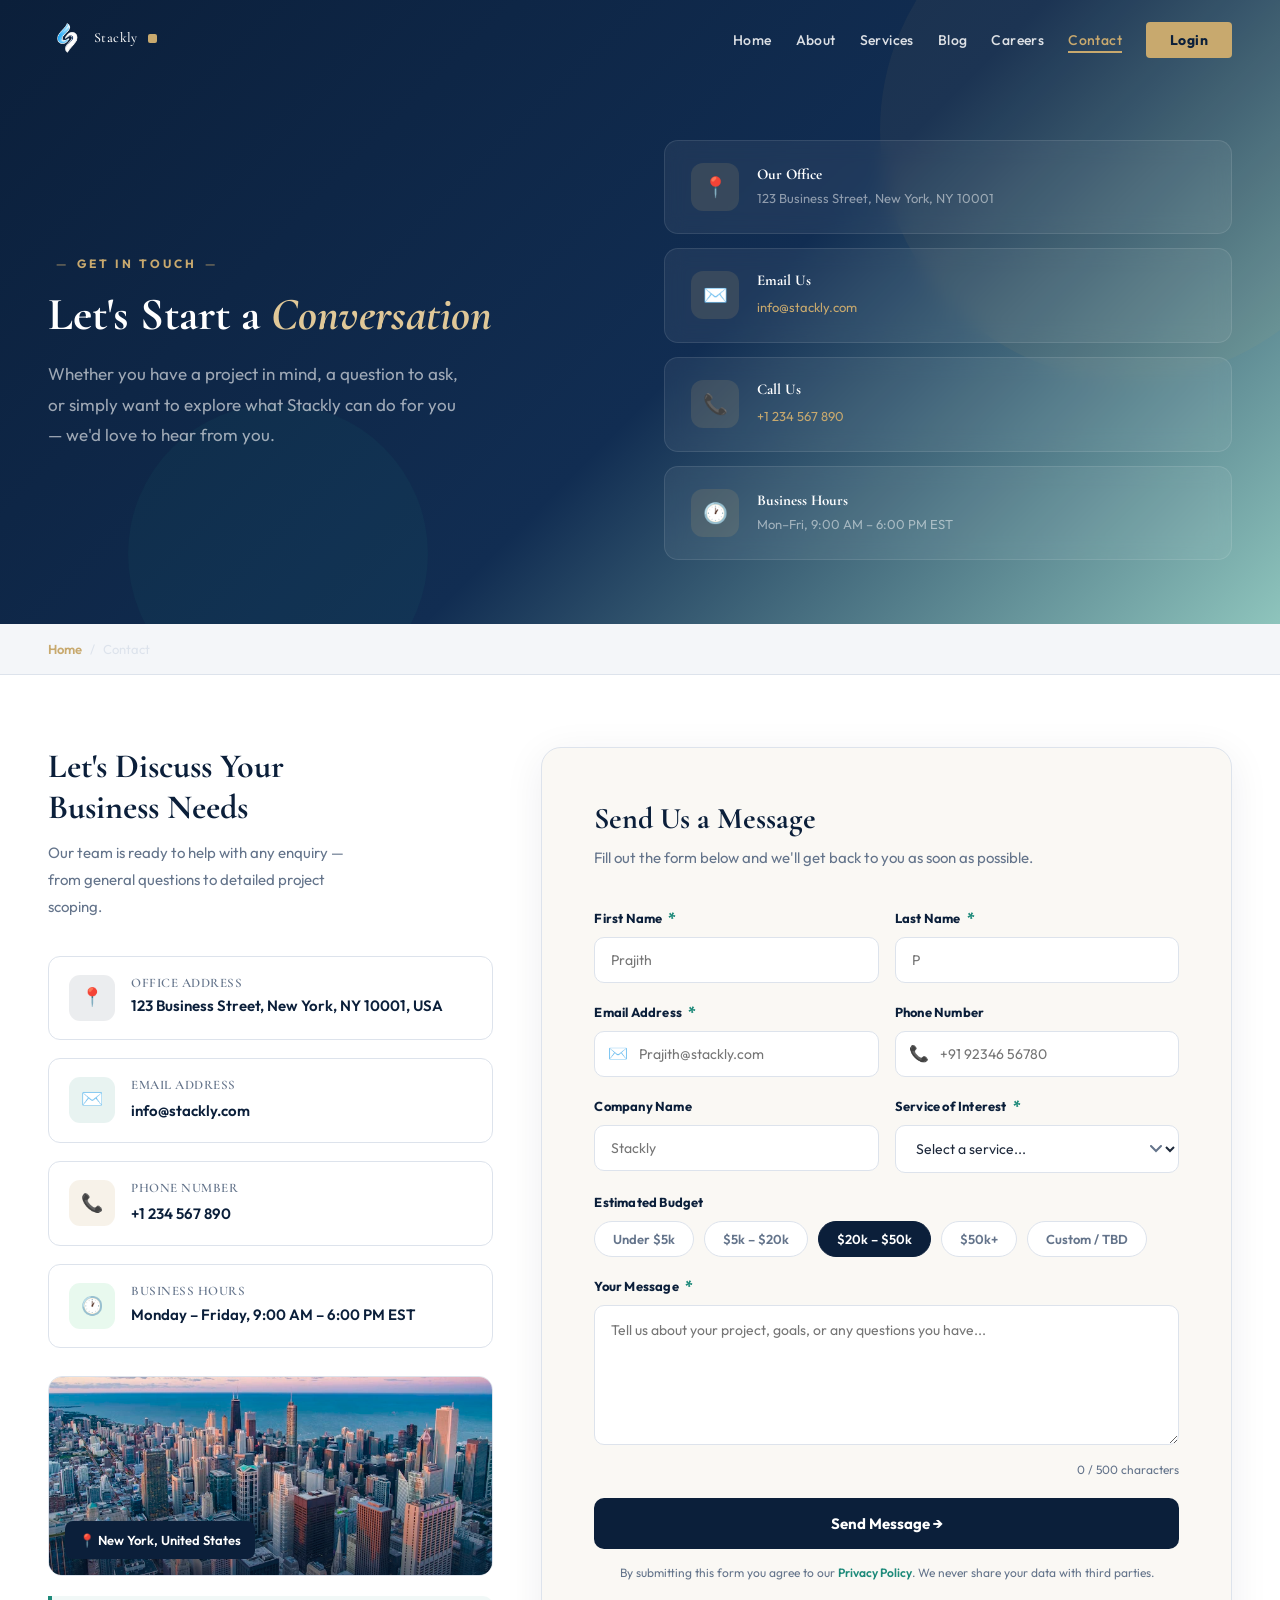
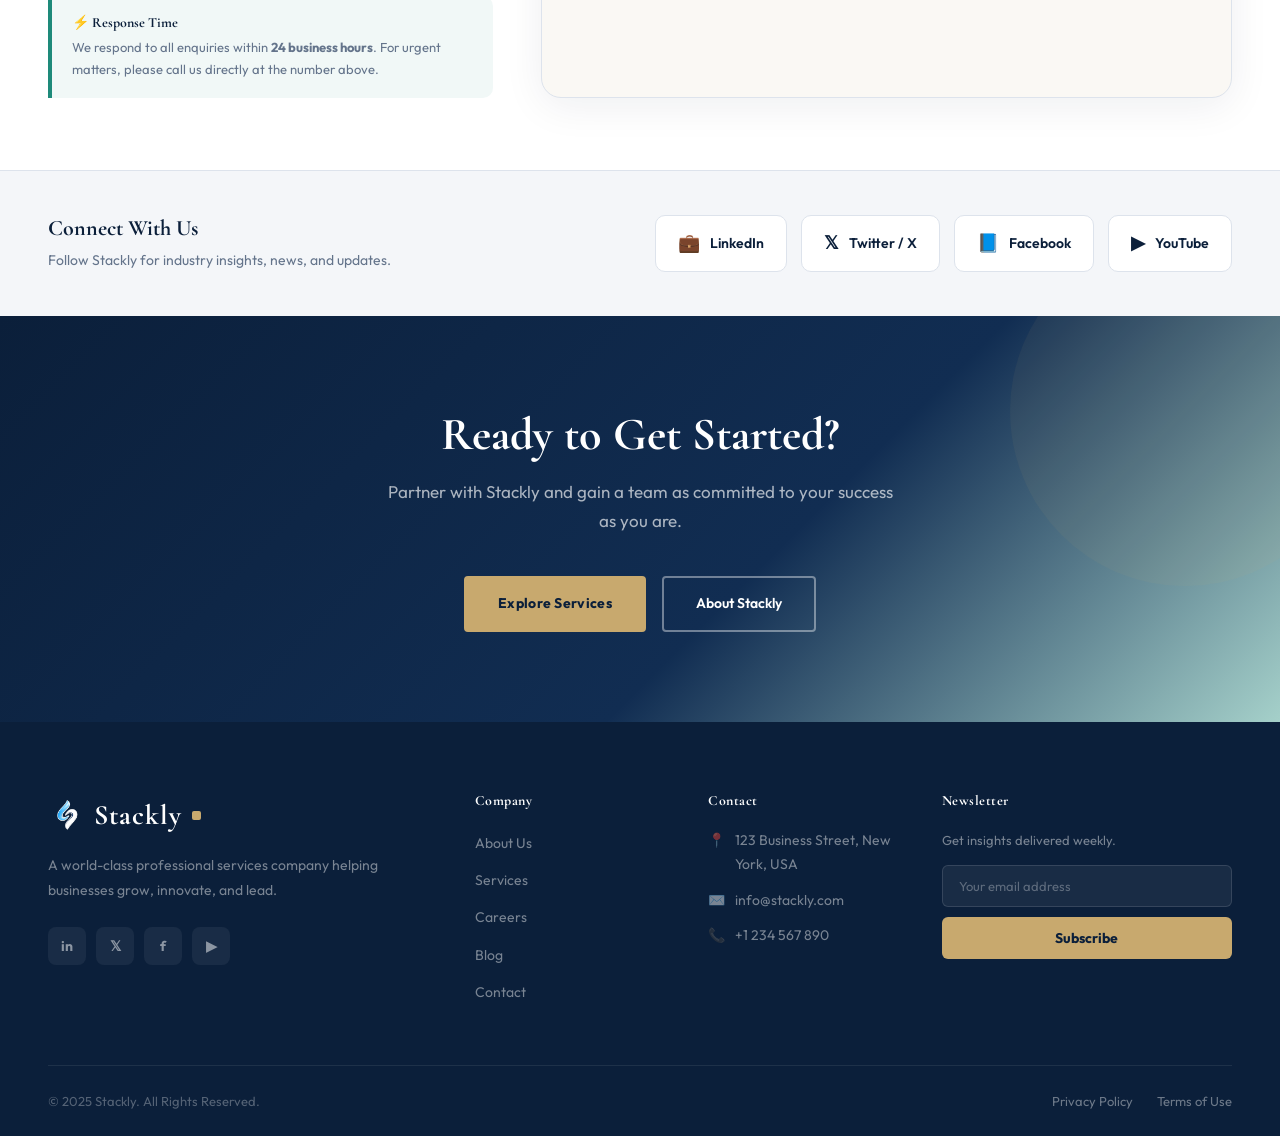
<file: contact.html>
<!DOCTYPE html>
<html lang="en">
<head>
<meta charset="UTF-8">
<meta name="viewport" content="width=device-width, initial-scale=1.0">
<title>Contact — Stackly</title>
<link rel="stylesheet" href="./contact.css">
</head>
<body>

<div id="scroll-bar"></div>

<header>
  <nav>
        <div class="logo">
      <a href="index.html">
        <img src="./assets/stackly new logo.webp" alt="Stackly Logo">
        Stackly <span></span>
      </a>
    </div>
    <input type="checkbox" id="menu-toggle">
    <label for="menu-toggle" class="menu-icon">&#9776;</label>
    <ul>
      <li><a href="index.html">Home</a></li>
      <li><a href="about.html">About</a></li>
      <li><a href="services.html">Services</a></li>
      <li><a href="blog.html">Blog</a></li>
      <li><a href="careers.html">Careers</a></li>
      <li><a href="contact.html" class="active">Contact</a></li>
      <li><a href="login.html" class="nav-login">Login</a></li>
    </ul>
  </nav>
</header>

<!-- Hero Banner -->
<section class="contact-hero">
  <div class="contact-hero-text fade-up">
    <span class="section-label">Get In Touch</span>
    <h1>Let's Start a <em>Conversation</em></h1>
    <p>Whether you have a project in mind, a question to ask, or simply want to explore what Stackly can do for you — we'd love to hear from you.</p>
  </div>
  <div class="contact-hero-cards fade-in">
    <div class="chc">
      <div class="chc-icon">📍</div>
      <div class="chc-text">
        <h4>Our Office</h4>
        <p>123 Business Street, New York, NY 10001</p>
      </div>
    </div>
    <div class="chc">
      <div class="chc-icon">✉️</div>
      <div class="chc-text">
        <h4>Email Us</h4>
        <a href="#">info@stackly.com</a>
      </div>
    </div>
    <div class="chc">
      <div class="chc-icon">📞</div>
      <div class="chc-text">
        <h4>Call Us</h4>
        <a href="#">+1 234 567 890</a>
      </div>
    </div>
    <div class="chc">
      <div class="chc-icon">🕐</div>
      <div class="chc-text">
        <h4>Business Hours</h4>
        <p>Mon–Fri, 9:00 AM – 6:00 PM EST</p>
      </div>
    </div>
  </div>
</section>

<!-- Breadcrumb -->
<div class="breadcrumb-strip">
  <a href="./index.html">Home</a>
  <span>/</span>
  <span>Contact</span>
</div>

<!-- Main Section -->
<section class="contact-section">
  <div class="contact-grid">

    <!-- Left: Info -->
    <div class="contact-info-col fade-up">
      <h2>Let's Discuss Your<br>Business Needs</h2>
      <p>Our team is ready to help with any enquiry — from general questions to detailed project scoping.</p>

      <div class="contact-items">
        <div class="contact-item">
          <div class="ci-icon navy">📍</div>
          <div class="ci-text">
            <h4>Office Address</h4>
            <p>123 Business Street, New York, NY 10001, USA</p>
          </div>
        </div>
        <div class="contact-item">
          <div class="ci-icon teal">✉️</div>
          <div class="ci-text">
            <h4>Email Address</h4>
            <a href="#">info@stackly.com</a>
          </div>
        </div>
        <div class="contact-item">
          <div class="ci-icon gold">📞</div>
          <div class="ci-text">
            <h4>Phone Number</h4>
            <a href="#">+1 234 567 890</a>
          </div>
        </div>
        <div class="contact-item">
          <div class="ci-icon green">🕐</div>
          <div class="ci-text">
            <h4>Business Hours</h4>
            <p>Monday – Friday, 9:00 AM – 6:00 PM EST</p>
          </div>
        </div>
      </div>

      <!-- Map -->
      <div class="contact-map">
        <img src="./assets/newyork.webp" alt="New York office location">
        <div class="contact-map-overlay">
          <div class="contact-map-label">📍 New York, United States</div>
        </div>
      </div>

      <!-- Response Note -->
      <div class="response-note">
        <h4>⚡ Response Time</h4>
        <p>We respond to all enquiries within <strong>24 business hours</strong>. For urgent matters, please call us directly at the number above.</p>
      </div>
    </div>

    <!-- Right: Form -->
    <div class="contact-form-box fade-up" style="animation-delay:0.15s;">
      <div class="form-header">
        <h2>Send Us a Message</h2>
        <p>Fill out the form below and we'll get back to you as soon as possible.</p>
      </div>

      <div class="form-row">
        <div class="form-group">
          <label>First Name <span class="label-required">*</span></label>
          <input type="text" id="fname" placeholder="Prajith">
        </div>
        <div class="form-group">
          <label>Last Name <span class="label-required">*</span></label>
          <input type="text" id="lname" placeholder="P">
        </div>
      </div>

      <div class="form-row">
        <div class="form-group">
          <label>Email Address <span class="label-required">*</span></label>
          <div class="input-wrap">
            <span class="input-prefix">✉️</span>
            <input type="email" id="email" class="input-prefix-pad" placeholder="Prajith@stackly.com">
          </div>
        </div>
        <div class="form-group">
          <label>Phone Number</label>
          <div class="input-wrap">
            <span class="input-prefix">📞</span>
            <input type="tel" class="input-prefix-pad" placeholder="+91 92346 56780">
          </div>
        </div>
      </div>

      <div class="form-row">
        <div class="form-group">
          <label>Company Name</label>
          <input type="text" placeholder="Stackly">
        </div>
        <div class="form-group">
          <label>Service of Interest <span class="label-required">*</span></label>
          <select id="service">
            <option value="">Select a service...</option>
            <option>Business Consulting</option>
            <option>Digital Marketing</option>
            <option>Technology Solutions</option>
            <option>Financial Advisory</option>
            <option>HR Management</option>
            <option>Legal Services</option>
            <option>Other / Not Sure</option>
          </select>
        </div>
      </div>

      <div class="form-group">
        <label>Estimated Budget</label>
        <div class="budget-pills" id="budget-pills">
          <button type="button" class="budget-pill" onclick="selectBudget(this)">Under $5k</button>
          <button type="button" class="budget-pill" onclick="selectBudget(this)">$5k – $20k</button>
          <button type="button" class="budget-pill selected" onclick="selectBudget(this)">$20k – $50k</button>
          <button type="button" class="budget-pill" onclick="selectBudget(this)">$50k+</button>
          <button type="button" class="budget-pill" onclick="selectBudget(this)">Custom / TBD</button>
        </div>
      </div>

      <div class="form-group">
        <label>Your Message <span class="label-required">*</span></label>
        <textarea id="message" placeholder="Tell us about your project, goals, or any questions you have..." oninput="updateCount(this)"></textarea>
        <div class="char-counter"><span id="char-count">0</span> / 500 characters</div>
      </div>

      <button class="form-submit-btn" id="submit-btn" onclick="handleSubmit()">
        <span class="btn-label">Send Message →</span>
        <div class="btn-spinner"></div>
      </button>

      <p class="form-privacy">By submitting this form you agree to our <a href="#">Privacy Policy</a>. We never share your data with third parties.</p>

      <div class="success-msg" id="success-msg">
        <div class="success-icon">✅</div>
        <h4>Message Sent Successfully!</h4>
        <p>Thank you for reaching out. We'll get back to you within 24 business hours.</p>
      </div>
    </div>

  </div>
</section>

<!-- Social Strip -->
<div class="contact-social-strip">
  <div class="css-text">
    <h3>Connect With Us</h3>
    <p>Follow Stackly for industry insights, news, and updates.</p>
  </div>
  <div class="css-socials">
    <a href="./404page.html" class="css-social-btn"><span class="css-social-icon">💼</span> LinkedIn</a>
    <a href="./404page.html" class="css-social-btn"><span class="css-social-icon">𝕏</span> Twitter / X</a>
    <a href="./404page.html" class="css-social-btn"><span class="css-social-icon">📘</span> Facebook</a>
    <a href="./404page.html" class="css-social-btn"><span class="css-social-icon">▶</span> YouTube</a>
  </div>
</div>

<!-- CTA -->
<section class="cta-section">
  <div class="fade-up">
    <h2>Ready to Get Started?</h2>
    <p>Partner with Stackly and gain a team as committed to your success as you are.</p>
    <div class="hero-btns">
      <a href="services.html" class="btn-primary">Explore Services</a>
      <a href="about.html" class="btn-outline">About Stackly</a>
    </div>
  </div>
</section>

<footer>
  <div class="footer-grid">
    <div class="footer-brand">
      <a href="index.html">
        <span class="logo">
          <img src="./assets/stackly new logo.webp" alt="Stackly Logo">
          Stackly <span></span>
        </span>
      </a>
      <p>A world-class professional services company helping businesses grow, innovate, and lead.</p>
      <div class="footer-socials">
        <a class="social-btn" href="./404page.html">in</a>
        <a class="social-btn" href="./404page.html">𝕏</a>
        <a class="social-btn" href="./404page.html">f</a>
        <a class="social-btn" href="./404page.html">▶</a>
      </div>
    </div>
    <div class="footer-col">
      <h4>Company</h4>
      <ul>
        <li><a href="./about.html">About Us</a></li>
        <li><a href="./services.html">Services</a></li>
        <li><a href="./careers.html">Careers</a></li>
        <li><a href="./blog.html">Blog</a></li>
        <li><a href="./contact.html">Contact</a></li>
      </ul>
    </div>
    <div class="footer-col footer-contact">
      <h4>Contact</h4>
      <p><span>📍</span> 123 Business Street, New York, USA</p>
      <p><span>✉️</span> info@stackly.com</p>
      <p><span>📞</span> +1 234 567 890</p>
    </div>
    <div class="footer-col footer-newsletter">
      <h4>Newsletter</h4>
      <p style="font-size:13px;color:rgba(255,255,255,0.45);margin-bottom:14px;">Get insights delivered weekly.</p>
      <input type="email" placeholder="Your email address">
      <button>Subscribe</button>
    </div>
  </div>
  <div class="footer-bottom">
    <span>© 2025 Stackly. All Rights Reserved.</span>
    <div><a href="./404page.html">Privacy Policy</a><a href="./404page.html">Terms of Use</a></div>
  </div>
</footer>

<script>
// Scroll + nav
const scrollBar = document.getElementById('scroll-bar');
window.addEventListener('scroll', () => {
  const total = document.documentElement.scrollHeight - window.innerHeight;
  scrollBar.style.width = (window.scrollY / total * 100) + '%';
});
const header = document.querySelector('header');
window.addEventListener('scroll', () => header.classList.toggle('scrolled', window.scrollY > 60));

// Reveal
const ro = new IntersectionObserver(entries => {
  entries.forEach(e => { if (e.isIntersecting) e.target.classList.add('visible'); });
}, { threshold: 0.1 });
document.querySelectorAll('.fade-up, .fade-in').forEach(el => ro.observe(el));

// Budget pills
function selectBudget(el) {
  document.querySelectorAll('.budget-pill').forEach(p => p.classList.remove('selected'));
  el.classList.add('selected');
}

// Char counter
function updateCount(el) {
  const len = el.value.length;
  document.getElementById('char-count').textContent = len;
  if (len > 500) el.value = el.value.slice(0, 500);
}

// Submit handler
function handleSubmit() {
  const fname = document.getElementById('fname').value.trim();
  const email = document.getElementById('email').value.trim();
  const service = document.getElementById('service').value;
  const message = document.getElementById('message').value.trim();

  if (!fname || !email || !service || !message) {
    // Shake empty required fields
    [document.getElementById('fname'), document.getElementById('email'),
     document.getElementById('service'), document.getElementById('message')].forEach(el => {
      if (!el.value.trim()) {
        el.style.borderColor = '#ef4444';
        el.style.boxShadow = '0 0 0 3px rgba(239,68,68,0.1)';
        setTimeout(() => { el.style.borderColor = ''; el.style.boxShadow = ''; }, 2000);
      }
    });
    return;
  }

  const btn = document.getElementById('submit-btn');
  btn.classList.add('loading');
  btn.disabled = true;

  setTimeout(() => {
    btn.style.display = 'none';
    document.getElementById('success-msg').classList.add('show');
    document.querySelector('.form-privacy').style.display = 'none';
  }, 1600);
}
</script>
</body>
</html>
</file>
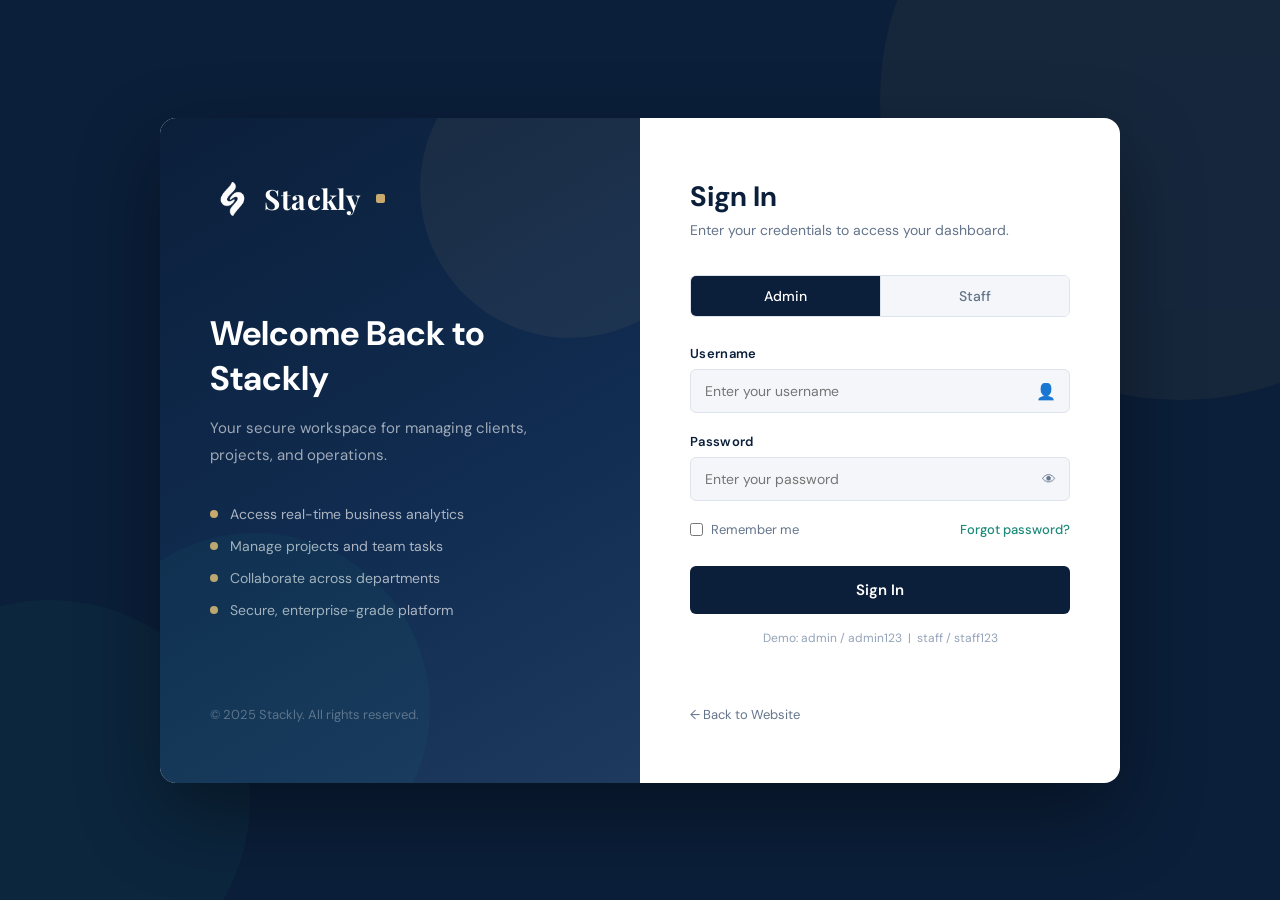
<file: login.html>
<!DOCTYPE html>
<html lang="en">
<head>
<meta charset="UTF-8">
<meta name="viewport" content="width=device-width, initial-scale=1.0">
<title>Login — Stackly</title>
<link rel="stylesheet" href="./login.css">
</head>
<body>

<div class="bg-shapes">
  <div class="bg-shape"></div>
  <div class="bg-shape"></div>
  <div class="bg-shape"></div>
</div>

<div class="login-wrap">
  <!-- Left decorative panel -->
  <div class="login-panel">
    <div class="panel-logo">
      <a href="index.html">
        <img src="./assets/stackly new logo.webp" alt="Stackly Logo">
        Stackly <span></span>
      </a>
    </div>

    <div class="panel-body">
      <h2>Welcome Back to Stackly</h2>
      <p>Your secure workspace for managing clients, projects, and operations.</p>
      <div class="panel-features">
        <div class="pf-item"><div class="pf-dot"></div><span>Access real-time business analytics</span></div>
        <div class="pf-item"><div class="pf-dot"></div><span>Manage projects and team tasks</span></div>
        <div class="pf-item"><div class="pf-dot"></div><span>Collaborate across departments</span></div>
        <div class="pf-item"><div class="pf-dot"></div><span>Secure, enterprise-grade platform</span></div>
      </div>
    </div>

    <div class="panel-footer">© 2025 Stackly. All rights reserved.</div>
  </div>

  <!-- Right form -->
  <div class="login-form-side">
    <h2>Sign In</h2>
    <p>Enter your credentials to access your dashboard.</p>

    <!-- Role Selector -->
    <div class="role-tabs">
      <button class="role-tab active" data-role="admin">Admin</button>
      <button class="role-tab" data-role="staff">Staff</button>
    </div>

    <!-- Error Message -->
    <div class="error-msg" id="error-msg">
      <span>⚠</span>
      <span></span>
    </div>

    <!-- Form -->
    <div class="form-group">
      <label>Username</label>
      <div class="input-wrap">
        <input type="text" id="username" placeholder="Enter your username" autocomplete="username">
        <span class="input-icon">👤</span>
      </div>
    </div>

    <div class="form-group">
      <label>Password</label>
      <div class="input-wrap">
        <input type="password" id="password" placeholder="Enter your password" autocomplete="current-password">
        <span class="input-icon toggle-pw" id="pw-toggle">👁</span>
      </div>
    </div>

    <div class="form-row-inline">
      <label class="remember">
        <input type="checkbox"> Remember me
      </label>
      <a href="#" class="forgot">Forgot password?</a>
    </div>

    <button class="login-btn" id="login-btn" onclick="login()">
      <span class="btn-text">Sign In</span>
      <div class="spinner"></div>
    </button>

    <p style="font-size:12px; color:#94a3b8; margin-top:16px; text-align:center;">
      Demo: admin / admin123 &nbsp;|&nbsp; staff / staff123
    </p>

    <a href="index.html" class="back-link">← Back to Website</a>
  </div>
</div>

<script src="./login.js"></script>
</body>
</html>
</file>
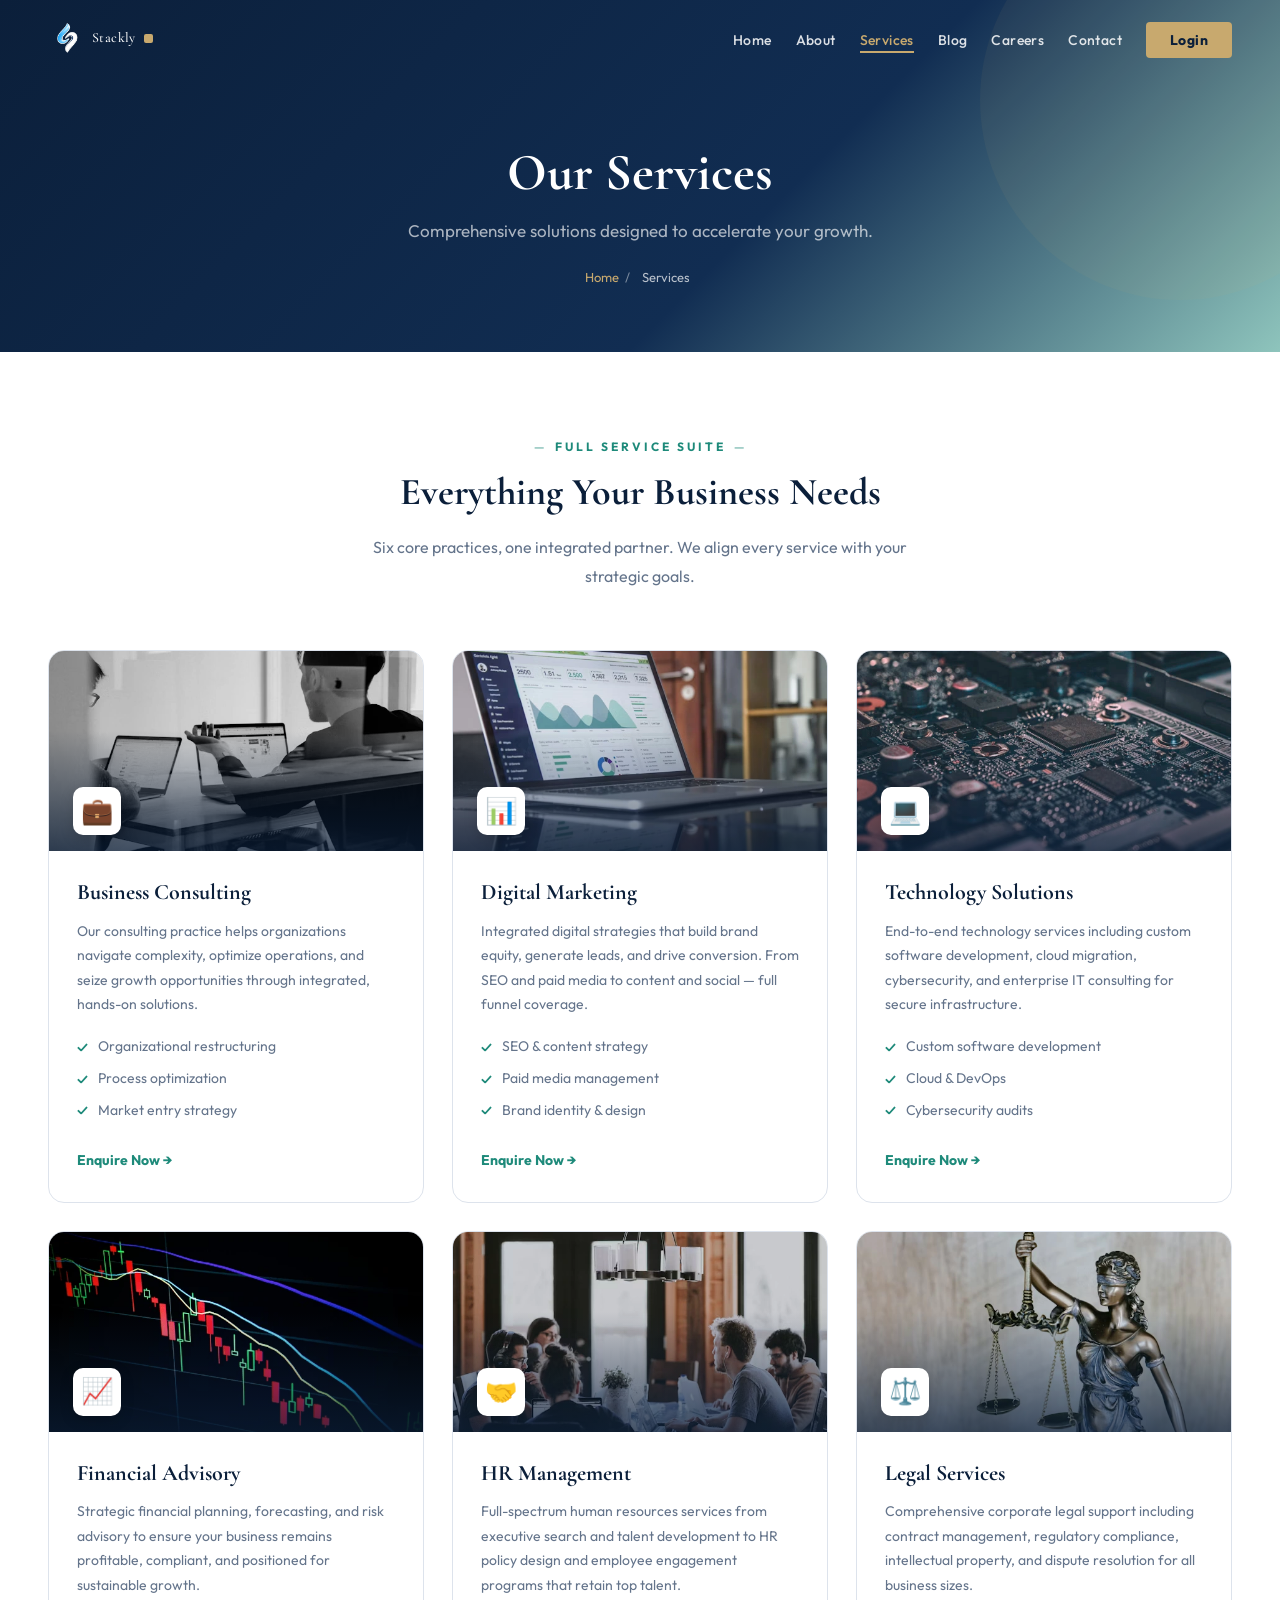
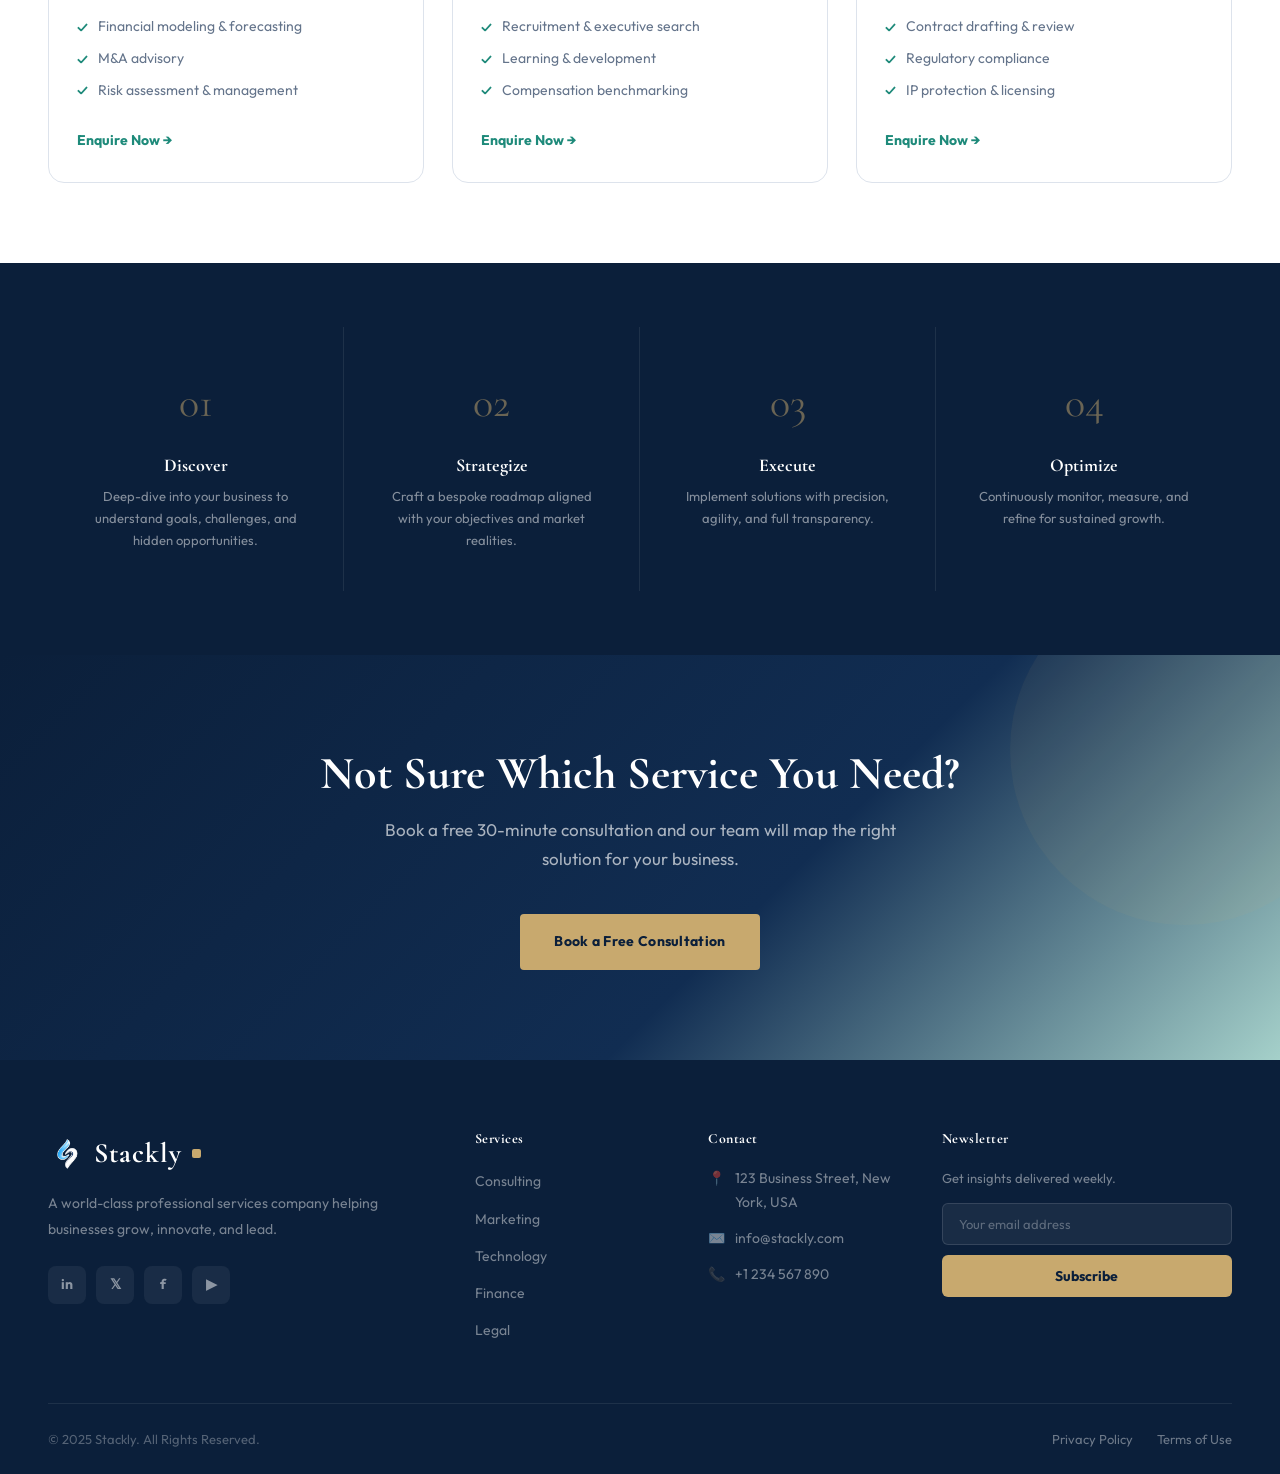
<file: services.html>
<!DOCTYPE html>
<html lang="en">
<head>
<meta charset="UTF-8">
<meta name="viewport" content="width=device-width, initial-scale=1.0">
<title>Services — Stackly</title>
<link rel="stylesheet" href="./services.css">
</head>
<body>

<div id="scroll-bar"></div>

<header>
  <nav>
        <div class="logo">
      <a href="index.html">
        <img src="./assets/stackly new logo.webp" alt="Stackly Logo">
        Stackly <span></span>
      </a>
    </div>
    <input type="checkbox" id="menu-toggle">
    <label for="menu-toggle" class="menu-icon">&#9776;</label>
    <ul>
      <li><a href="./index.html">Home</a></li>
      <li><a href="./about.html">About</a></li>
      <li><a href="./services.html" class="active">Services</a></li>
      <li><a href="./blog.html">Blog</a></li>
      <li><a href="./careers.html">Careers</a></li>
      <li><a href="./contact.html">Contact</a></li>
      <li><a href="./login.html" class="nav-login">Login</a></li>
    </ul>
  </nav>
</header>

<section class="page-header">
  <h1>Our Services</h1>
  <p>Comprehensive solutions designed to accelerate your growth.</p>
  <div class="breadcrumb">
    <a href="index.html">Home</a><span>/</span><span style="color:rgba(255,255,255,0.7)">Services</span>
  </div>
</section>

<section class="services-page">
  <div class="fade-up" style="text-align:center; margin-bottom:60px;">
    <span class="section-label">Full Service Suite</span>
    <h2 class="section-title">Everything Your Business Needs</h2>
    <p class="section-sub" style="margin:0 auto;">Six core practices, one integrated partner. We align every service with your strategic goals.</p>
  </div>
  <div class="services-page-grid">
    <div class="service-page-card fade-up stagger-1">
      <div class="spc-img">
        <img src="./assets/business consulting.webp" alt="Business Consulting">
        <div class="spc-overlay"></div>
        <div class="spc-icon">💼</div>
      </div>
      <div class="spc-body">
        <h3>Business Consulting</h3>
        <p>Our consulting practice helps organizations navigate complexity, optimize operations, and seize growth opportunities through integrated, hands-on solutions.</p>
        <ul class="spc-list">
          <li>Organizational restructuring</li>
          <li>Process optimization</li>
          <li>Market entry strategy</li>
        </ul>
        <a href="contact.html" class="spc-link">Enquire Now →</a>
      </div>
    </div>

    <div class="service-page-card fade-up stagger-2">
      <div class="spc-img">
        <img src="./assets/digital marketing.webp" alt="Digital Marketing">
        <div class="spc-overlay"></div>
        <div class="spc-icon">📊</div>
      </div>
      <div class="spc-body">
        <h3>Digital Marketing</h3>
        <p>Integrated digital strategies that build brand equity, generate leads, and drive conversion. From SEO and paid media to content and social — full funnel coverage.</p>
        <ul class="spc-list">
          <li>SEO & content strategy</li>
          <li>Paid media management</li>
          <li>Brand identity & design</li>
        </ul>
        <a href="./contact.html" class="spc-link">Enquire Now →</a>
      </div>
    </div>

    <div class="service-page-card fade-up stagger-3">
      <div class="spc-img">
        <img src="./assets/technology.webp" alt="Technology Solutions">
        <div class="spc-overlay"></div>
        <div class="spc-icon">💻</div>
      </div>
      <div class="spc-body">
        <h3>Technology Solutions</h3>
        <p>End-to-end technology services including custom software development, cloud migration, cybersecurity, and enterprise IT consulting for secure infrastructure.</p>
        <ul class="spc-list">
          <li>Custom software development</li>
          <li>Cloud & DevOps</li>
          <li>Cybersecurity audits</li>
        </ul>
        <a href="./contact.html" class="spc-link">Enquire Now →</a>
      </div>
    </div>

    <div class="service-page-card fade-up stagger-4">
      <div class="spc-img">
        <img src="./assets/financial advisory.webp" alt="Financial Advisory">
        <div class="spc-overlay"></div>
        <div class="spc-icon">📈</div>
      </div>
      <div class="spc-body">
        <h3>Financial Advisory</h3>
        <p>Strategic financial planning, forecasting, and risk advisory to ensure your business remains profitable, compliant, and positioned for sustainable growth.</p>
        <ul class="spc-list">
          <li>Financial modeling & forecasting</li>
          <li>M&A advisory</li>
          <li>Risk assessment & management</li>
        </ul>
        <a href="./contact.html" class="spc-link">Enquire Now →</a>
      </div>
    </div>

    <div class="service-page-card fade-up stagger-5">
      <div class="spc-img">
        <img src="./assets/HR management.webp" alt="HR Management">
        <div class="spc-overlay"></div>
        <div class="spc-icon">🤝</div>
      </div>
      <div class="spc-body">
        <h3>HR Management</h3>
        <p>Full-spectrum human resources services from executive search and talent development to HR policy design and employee engagement programs that retain top talent.</p>
        <ul class="spc-list">
          <li>Recruitment & executive search</li>
          <li>Learning & development</li>
          <li>Compensation benchmarking</li>
        </ul>
        <a href="./contact.html" class="spc-link">Enquire Now →</a>
      </div>
    </div>

    <div class="service-page-card fade-up stagger-6">
      <div class="spc-img">
        <img src="./assets/legal  services.webp" alt="Legal Services">
        <div class="spc-overlay"></div>
        <div class="spc-icon">⚖️</div>
      </div>
      <div class="spc-body">
        <h3>Legal Services</h3>
        <p>Comprehensive corporate legal support including contract management, regulatory compliance, intellectual property, and dispute resolution for all business sizes.</p>
        <ul class="spc-list">
          <li>Contract drafting & review</li>
          <li>Regulatory compliance</li>
          <li>IP protection & licensing</li>
        </ul>
        <a href="./contact.html" class="spc-link">Enquire Now →</a>
      </div>
    </div>
  </div>
</section>

<!-- Process strip -->
<div class="services-process">
  <div class="sp-step fade-up stagger-1">
    <div class="sp-num">01</div>
    <h3>Discover</h3>
    <p>Deep-dive into your business to understand goals, challenges, and hidden opportunities.</p>
  </div>
  <div class="sp-step fade-up stagger-2">
    <div class="sp-num">02</div>
    <h3>Strategize</h3>
    <p>Craft a bespoke roadmap aligned with your objectives and market realities.</p>
  </div>
  <div class="sp-step fade-up stagger-3">
    <div class="sp-num">03</div>
    <h3>Execute</h3>
    <p>Implement solutions with precision, agility, and full transparency.</p>
  </div>
  <div class="sp-step fade-up stagger-4">
    <div class="sp-num">04</div>
    <h3>Optimize</h3>
    <p>Continuously monitor, measure, and refine for sustained growth.</p>
  </div>
</div>

<section class="cta-section">
  <div class="fade-up">
    <h2>Not Sure Which Service You Need?</h2>
    <p>Book a free 30-minute consultation and our team will map the right solution for your business.</p>
    <div class="hero-btns">
      <a href="./contact.html" class="btn-primary">Book a Free Consultation</a>
    </div>
  </div>
</section>

<footer>
  <div class="footer-grid">
    <div class="footer-brand">
          <a href="index.html">
        <span class="logo">
          <img src="./assets/stackly new logo.webp" alt="Stackly Logo">
          Stackly <span></span>
        </span>
      </a>
      <p>A world-class professional services company helping businesses grow, innovate, and lead.</p>
      <div class="footer-socials">
        <a class="social-btn" href="./404page.html">in</a>
        <a class="social-btn" href="./404page.html">𝕏</a>
        <a class="social-btn" href="./404page.html">f</a>
        <a class="social-btn" href="./404page.html">▶</a>
      </div>
    </div>
    <div class="footer-col">
      <h4>Services</h4>
      <ul>
        <li><a href="./services.html">Consulting</a></li>
        <li><a href="./services.html">Marketing</a></li>
        <li><a href="./services.html">Technology</a></li>
        <li><a href="./services.html">Finance</a></li>
        <li><a href="./services.html">Legal</a></li>
      </ul>
    </div>
    <div class="footer-col footer-contact">
      <h4>Contact</h4>
      <p><span>📍</span> 123 Business Street, New York, USA</p>
      <p><span>✉️</span> info@stackly.com</p>
      <p><span>📞</span> +1 234 567 890</p>
    </div>
    <div class="footer-col footer-newsletter">
      <h4>Newsletter</h4>
      <p style="font-size:13px;color:rgba(255,255,255,0.45);margin-bottom:14px;">Get insights delivered weekly.</p>
      <input type="email" placeholder="Your email address">
     <a href="./404page.html"><button>Subscribe</button></a> 
    </div>
  </div>
  <div class="footer-bottom">
    <span>© 2025 Stackly. All Rights Reserved.</span>
    <div><a href="./404page.html">Privacy Policy</a><a href="./404page.html">Terms of Use</a></div>
  </div>
</footer>

<script>
const scrollBar = document.getElementById('scroll-bar');
window.addEventListener('scroll', () => {
  const total = document.documentElement.scrollHeight - window.innerHeight;
  scrollBar.style.width = (window.scrollY / total * 100) + '%';
});
const header = document.querySelector('header');
window.addEventListener('scroll', () => header.classList.toggle('scrolled', window.scrollY > 60));
const ro = new IntersectionObserver(entries => {
  entries.forEach(e => { if (e.isIntersecting) e.target.classList.add('visible'); });
}, { threshold: 0.1 });
document.querySelectorAll('.fade-up, .fade-in').forEach(el => ro.observe(el));
</script>
</body>
</html>
</file>
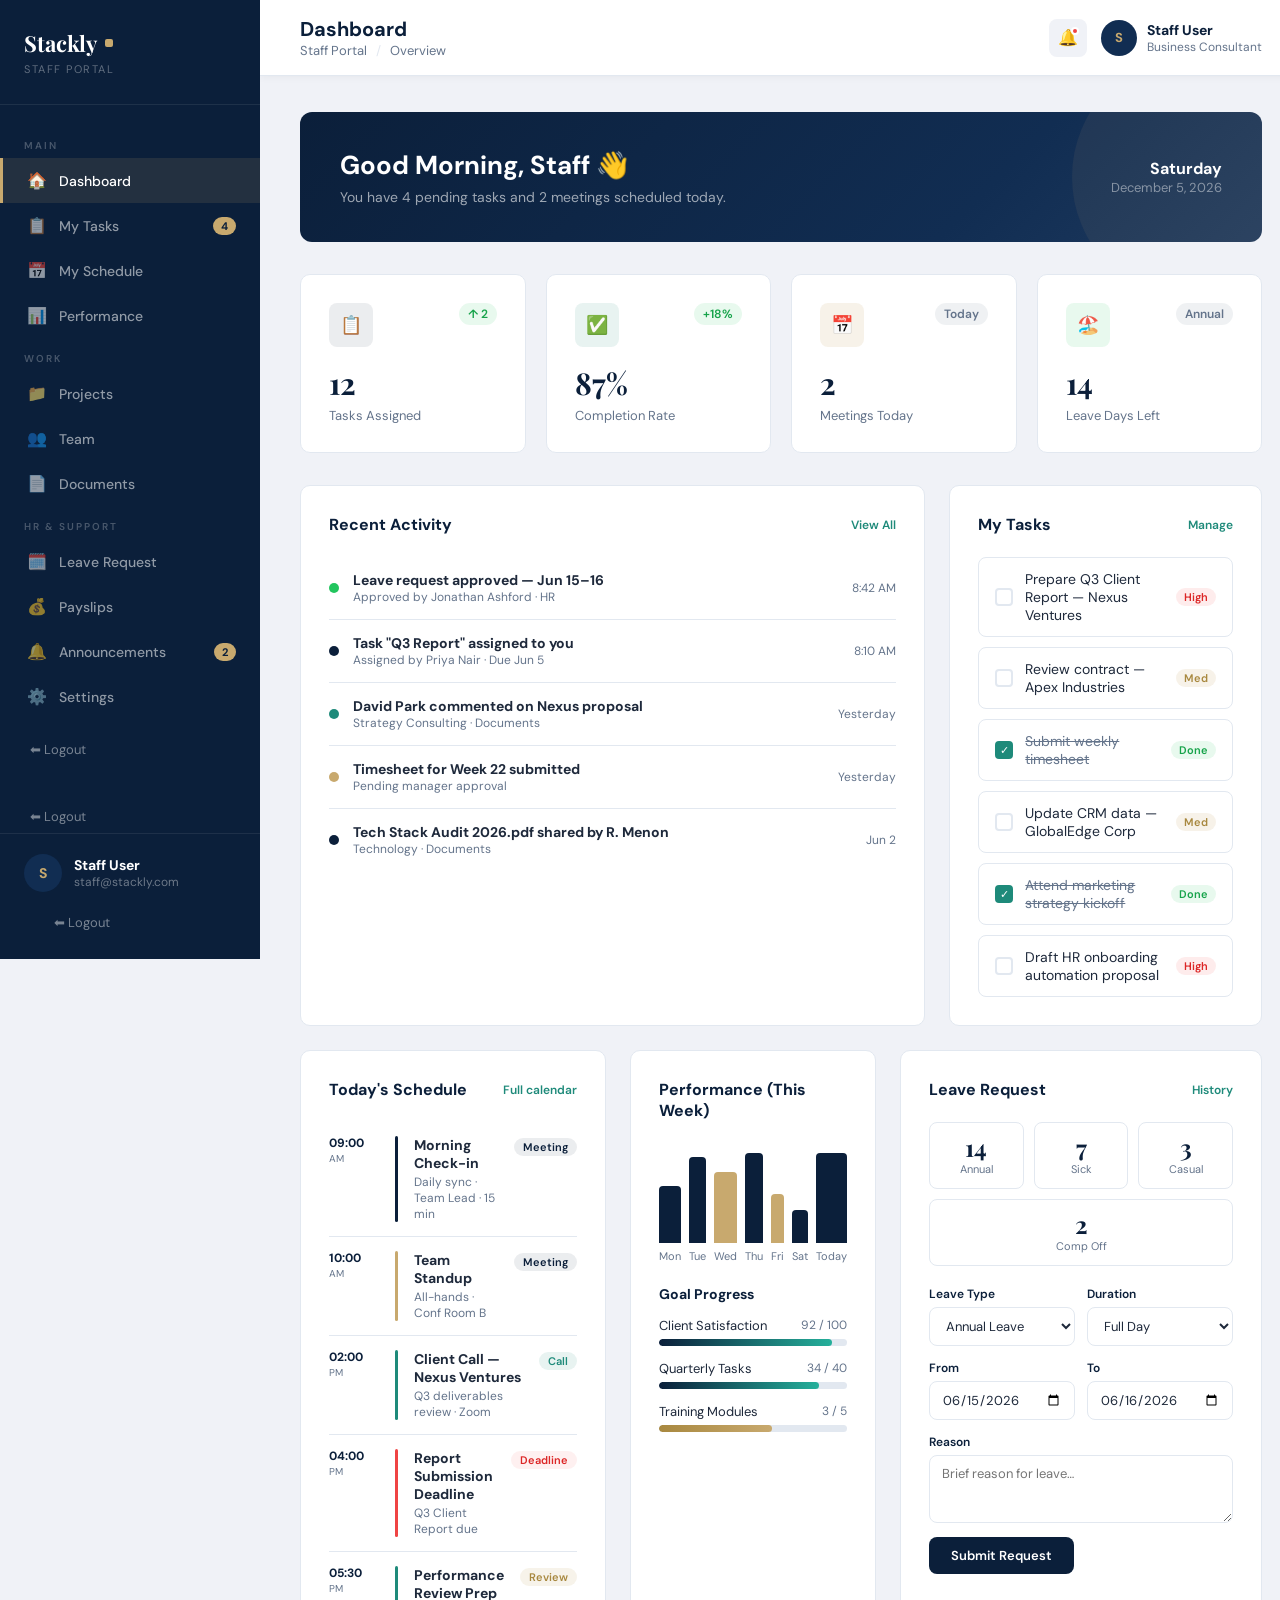
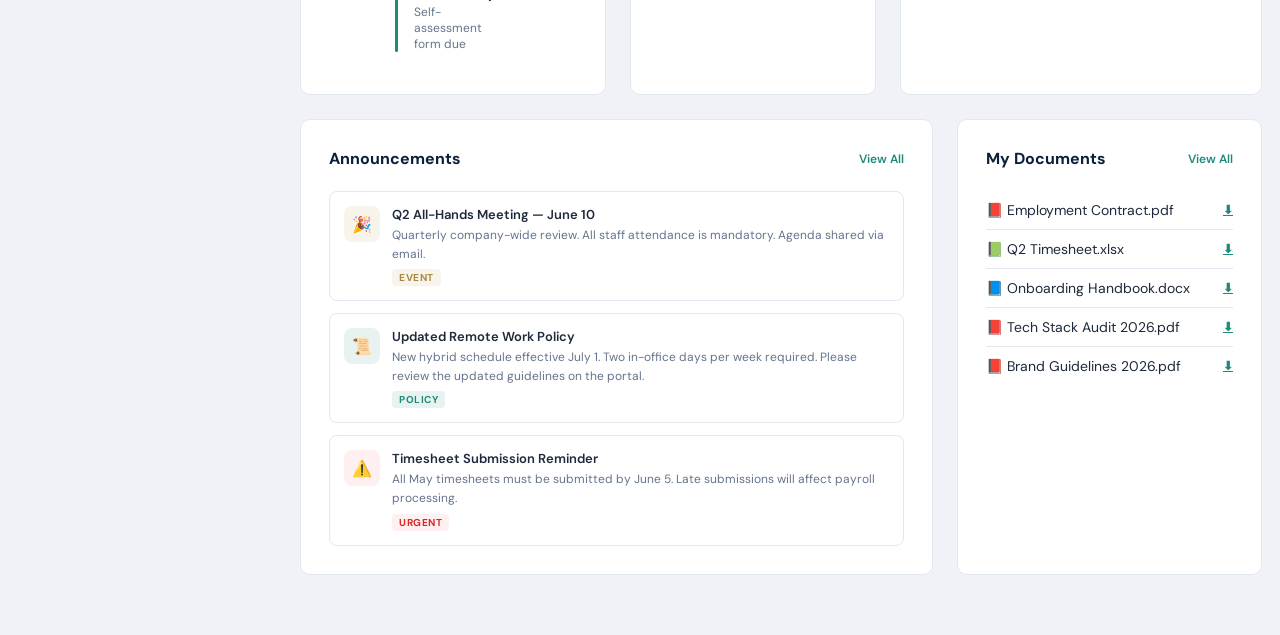
<file: staff.html>
<!DOCTYPE html>
<html lang="en">
<head>
<meta charset="UTF-8">
<meta name="viewport" content="width=device-width, initial-scale=1.0">
<title>Staff Dashboard — Stackly</title>
<link rel="stylesheet" href="./staff.css">
</head>
<body>

<!-- ===== Sidebar ===== -->
<div class="sidebar">
  <div class="sidebar-header">
    <a href="index.html" class="sidebar-logo">Stackly <span></span></a>
    <div class="sidebar-subtitle">Staff Portal</div>
  </div>

  <nav class="sidebar-nav">
    <div class="nav-section-label">Main</div>
    <a href="staff-dashboard.html" class="nav-item active">
      <span class="nav-icon">🏠</span> Dashboard
    </a>
    <a href="404page.html" class="nav-item">
      <span class="nav-icon">📋</span> My Tasks
      <span class="nav-badge">4</span>
    </a>
    <a href="404page.html" class="nav-item">
      <span class="nav-icon">📅</span> My Schedule
    </a>
    <a href="404page.html" class="nav-item">
      <span class="nav-icon">📊</span> Performance
    </a>

    <div class="nav-section-label">Work</div>
    <a href="404page.html" class="nav-item">
      <span class="nav-icon">📁</span> Projects
    </a>
    <a href="404page.html" class="nav-item">
      <span class="nav-icon">👥</span> Team
    </a>

    <a href="404page.html" class="nav-item">
      <span class="nav-icon">📄</span> Documents
    </a>

    <div class="nav-section-label">HR & Support</div>
    <a href="404page.html" class="nav-item">
      <span class="nav-icon">🗓️</span> Leave Request
    </a>
    <a href="404page.html" class="nav-item">
      <span class="nav-icon">💰</span> Payslips
    </a>
    <a href="404page.html" class="nav-item">
      <span class="nav-icon">🔔</span> Announcements
      <span class="nav-badge">2</span>
    </a>
    <a href="404page.html" class="nav-item">
      <span class="nav-icon">⚙️</span> Settings
    </a>
    <a href="login.html" class="logout-btn">⬅ Logout</a>
  </nav>
  <a href="login.html" class="logout-btn">⬅ Logout</a>

  <div class="sidebar-footer">
    <div class="sidebar-user">
      <div class="user-avatar">S</div>
      <div class="user-info">
        <h4>Staff User</h4>
        <p>staff@stackly.com</p>
      </div>
    </div>
    <a href="login.html" class="logout-btn">⬅ Logout</a>
  </div>
</div>

<!-- ===== Main ===== -->
<div class="main">

  <!-- Topbar -->
  <div class="topbar">
    <div class="topbar-left">
      <div>
        <h2>Dashboard</h2>
        <div class="breadcrumb-dash">Staff Portal <span>/</span> Overview</div>
      </div>
    </div>
    <div class="topbar-right">
      <button class="notif-btn">🔔<div class="notif-dot"></div></button>
      <div class="topbar-user">
        <div class="user-avatar" style="width:36px;height:36px;font-size:13px;">S</div>
        <div>
          <h4>Staff User</h4>
          <p>Business Consultant</p>
        </div>
      </div>
    </div>
  </div>

  <!-- Content -->
  <div class="content">

    <!-- Welcome Banner -->
    <div class="welcome-banner">
      <div class="wb-text">
        <h1>Good Morning, Staff 👋</h1>
        <p>You have 4 pending tasks and 2 meetings scheduled today.</p>
      </div>
      <div class="wb-date" id="dash-date"></div>
    </div>

    <!-- Stat Cards -->
    <div class="stat-cards">
      <div class="stat-card">
        <div class="sc-top">
          <div class="sc-icon blue">📋</div>
          <span class="sc-change up">↑ 2</span>
        </div>
        <h3>12</h3>
        <p>Tasks Assigned</p>
      </div>
      <div class="stat-card">
        <div class="sc-top">
          <div class="sc-icon teal">✅</div>
          <span class="sc-change up">+18%</span>
        </div>
        <h3>87%</h3>
        <p>Completion Rate</p>
      </div>
      <div class="stat-card">
        <div class="sc-top">
          <div class="sc-icon gold">📅</div>
          <span class="sc-change neu">Today</span>
        </div>
        <h3>2</h3>
        <p>Meetings Today</p>
      </div>
      <div class="stat-card">
        <div class="sc-top">
          <div class="sc-icon green">🏖️</div>
          <span class="sc-change neu">Annual</span>
        </div>
        <h3>14</h3>
        <p>Leave Days Left</p>
      </div>
    </div>

    <!-- Main Grid: Activity + Tasks -->
    <div class="dash-grid">

      <!-- Recent Activity -->
      <div class="dash-card">
        <div class="dash-card-header">
          <h3>Recent Activity</h3>
          <a href="404page.html" class="card-link">View All</a>
        </div>
        <div class="activity-list">
          <div class="activity-item">
            <div class="activity-dot dot-green"></div>
            <div class="activity-text">
              <h4>Leave request approved — Jun 15–16</h4>
              <p>Approved by Jonathan Ashford · HR</p>
            </div>
            <span class="activity-time">8:42 AM</span>
          </div>
          <div class="activity-item">
            <div class="activity-dot dot-blue"></div>
            <div class="activity-text">
              <h4>Task "Q3 Report" assigned to you</h4>
              <p>Assigned by Priya Nair · Due Jun 5</p>
            </div>
            <span class="activity-time">8:10 AM</span>
          </div>
          <div class="activity-item">
            <div class="activity-dot dot-teal"></div>
            <div class="activity-text">
              <h4>David Park commented on Nexus proposal</h4>
              <p>Strategy Consulting · Documents</p>
            </div>
            <span class="activity-time">Yesterday</span>
          </div>
          <div class="activity-item">
            <div class="activity-dot dot-gold"></div>
            <div class="activity-text">
              <h4>Timesheet for Week 22 submitted</h4>
              <p>Pending manager approval</p>
            </div>
            <span class="activity-time">Yesterday</span>
          </div>
          <div class="activity-item">
            <div class="activity-dot dot-blue"></div>
            <div class="activity-text">
              <h4>Tech Stack Audit 2026.pdf shared by R. Menon</h4>
              <p>Technology · Documents</p>
            </div>
            <span class="activity-time">Jun 2</span>
          </div>
        </div>
      </div>

      <!-- My Tasks -->
      <div class="dash-card">
        <div class="dash-card-header">
          <h3>My Tasks</h3>
          <a href="404page.html" class="card-link">Manage</a>
        </div>
        <div class="task-list">
          <div class="task-item" onclick="toggleTask(this)">
            <div class="task-check"></div>
            <span class="task-text">Prepare Q3 Client Report — Nexus Ventures</span>
            <span class="task-priority high">High</span>
          </div>
          <div class="task-item" onclick="toggleTask(this)">
            <div class="task-check"></div>
            <span class="task-text">Review contract — Apex Industries</span>
            <span class="task-priority med">Med</span>
          </div>
          <div class="task-item" onclick="toggleTask(this)">
            <div class="task-check done">✓</div>
            <span class="task-text done">Submit weekly timesheet</span>
            <span class="task-priority low">Done</span>
          </div>
          <div class="task-item" onclick="toggleTask(this)">
            <div class="task-check"></div>
            <span class="task-text">Update CRM data — GlobalEdge Corp</span>
            <span class="task-priority med">Med</span>
          </div>
          <div class="task-item" onclick="toggleTask(this)">
            <div class="task-check done">✓</div>
            <span class="task-text done">Attend marketing strategy kickoff</span>
            <span class="task-priority low">Done</span>
          </div>
          <div class="task-item" onclick="toggleTask(this)">
            <div class="task-check"></div>
            <span class="task-text">Draft HR onboarding automation proposal</span>
            <span class="task-priority high">High</span>
          </div>
        </div>
      </div>
    </div>

    <!-- Bottom Grid: Schedule + Performance + Leave -->
    <div class="dash-grid-3">

      <!-- Today's Schedule -->
      <div class="dash-card">
        <div class="dash-card-header">
          <h3>Today's Schedule</h3>
          <a href="404page.html" class="card-link">Full calendar</a>
        </div>
        <div class="schedule-list">
          <div class="schedule-item">
            <div class="sched-time">09:00<span>AM</span></div>
            <div class="sched-bar navy"></div>
            <div class="sched-body">
              <h4>Morning Check-in</h4>
              <p>Daily sync · Team Lead · 15 min</p>
            </div>
            <span class="sched-badge meet">Meeting</span>
          </div>
          <div class="schedule-item">
            <div class="sched-time">10:00<span>AM</span></div>
            <div class="sched-bar gold"></div>
            <div class="sched-body">
              <h4>Team Standup</h4>
              <p>All-hands · Conf Room B</p>
            </div>
            <span class="sched-badge meet">Meeting</span>
          </div>
          <div class="schedule-item">
            <div class="sched-time">02:00<span>PM</span></div>
            <div class="sched-bar teal"></div>
            <div class="sched-body">
              <h4>Client Call — Nexus Ventures</h4>
              <p>Q3 deliverables review · Zoom</p>
            </div>
            <span class="sched-badge call">Call</span>
          </div>
          <div class="schedule-item">
            <div class="sched-time">04:00<span>PM</span></div>
            <div class="sched-bar red"></div>
            <div class="sched-body">
              <h4>Report Submission Deadline</h4>
              <p>Q3 Client Report due</p>
            </div>
            <span class="sched-badge due">Deadline</span>
          </div>
          <div class="schedule-item">
            <div class="sched-time">05:30<span>PM</span></div>
            <div class="sched-bar teal"></div>
            <div class="sched-body">
              <h4>Performance Review Prep</h4>
              <p>Self-assessment form due</p>
            </div>
            <span class="sched-badge review">Review</span>
          </div>
        </div>
      </div>

      <!-- Performance -->
      <div class="dash-card">
        <div class="dash-card-header">
          <h3>Performance (This Week)</h3>
        </div>

        <!-- Bar chart -->
        <div class="bar-chart" style="margin-bottom:22px;">
          <div class="bar-col"><div class="bar" style="height:52%"></div><span class="bar-label">Mon</span></div>
          <div class="bar-col"><div class="bar" style="height:78%"></div><span class="bar-label">Tue</span></div>
          <div class="bar-col"><div class="bar alt" style="height:65%"></div><span class="bar-label">Wed</span></div>
          <div class="bar-col"><div class="bar" style="height:90%"></div><span class="bar-label">Thu</span></div>
          <div class="bar-col"><div class="bar alt" style="height:45%"></div><span class="bar-label">Fri</span></div>
          <div class="bar-col"><div class="bar" style="height:30%"></div><span class="bar-label">Sat</span></div>
          <div class="bar-col"><div class="bar" style="height:87%"></div><span class="bar-label">Today</span></div>
        </div>

        <!-- Goal progress -->
        <div class="dash-card-header" style="margin-bottom:14px;">
          <h3 style="font-size:14px;">Goal Progress</h3>
        </div>
        <div class="progress-list">
          <div>
            <div class="progress-header"><span>Client Satisfaction</span><span>92 / 100</span></div>
            <div class="progress-track"><div class="progress-fill" style="width:92%"></div></div>
          </div>
          <div>
            <div class="progress-header"><span>Quarterly Tasks</span><span>34 / 40</span></div>
            <div class="progress-track"><div class="progress-fill" style="width:85%"></div></div>
          </div>
          <div>
            <div class="progress-header"><span>Training Modules</span><span>3 / 5</span></div>
            <div class="progress-track"><div class="progress-fill gold" style="width:60%"></div></div>
          </div>
        </div>
      </div>

      <!-- Leave Request -->
      <div class="dash-card">
        <div class="dash-card-header">
          <h3>Leave Request</h3>
          <a href="404page.html" class="card-link">History</a>
        </div>

        <div class="leave-balances">
          <div class="leave-bal">
            <div class="lb-num">14</div>
            <div class="lb-type">Annual</div>
          </div>
          <div class="leave-bal">
            <div class="lb-num">7</div>
            <div class="lb-type">Sick</div>
          </div>
          <div class="leave-bal">
            <div class="lb-num">3</div>
            <div class="lb-type">Casual</div>
          </div>
          <div class="leave-bal">
            <div class="lb-num">2</div>
            <div class="lb-type">Comp Off</div>
          </div>
        </div>

        <div class="leave-form" id="leave-form">
          <div class="form-row">
            <div class="form-field">
              <label class="form-label">Leave Type</label>
              <select class="form-select">
                <option>Annual Leave</option>
                <option>Sick Leave</option>
                <option>Casual Leave</option>
                <option>Comp Off</option>
              </select>
            </div>
            <div class="form-field">
              <label class="form-label">Duration</label>
              <select class="form-select">
                <option>Full Day</option>
                <option>Half Day (AM)</option>
                <option>Half Day (PM)</option>
              </select>
            </div>
          </div>
          <div class="form-row">
            <div class="form-field">
              <label class="form-label">From</label>
              <input class="form-input" type="date" value="2026-06-15">
            </div>
            <div class="form-field">
              <label class="form-label">To</label>
              <input class="form-input" type="date" value="2026-06-16">
            </div>
          </div>
          <div class="form-field">
            <label class="form-label">Reason</label>
            <textarea class="form-textarea" placeholder="Brief reason for leave…"></textarea>
          </div>
          <button class="form-submit" onclick="submitLeave()">Submit Request</button>
        </div>

        <div id="leave-success" style="display:none; text-align:center; padding:24px 0;">
          <div style="font-size:32px; margin-bottom:10px;">✅</div>
          <h3 style="font-size:16px; color:var(--navy); margin-bottom:6px;">Request Submitted!</h3>
          <p style="font-size:13px; color:var(--muted);">Pending manager approval.</p>
          <button onclick="resetLeave()" style="margin-top:14px; background:none; border:1px solid var(--border); padding:7px 16px; border-radius:6px; font-size:12px; font-family:'DM Sans',sans-serif; cursor:pointer; color:var(--muted);">Submit Another</button>
        </div>
      </div>

    </div>

    <!-- Announcements row -->
    <div class="dash-grid-3">

      <!-- Announcements -->
      <div class="dash-card" style="grid-column: span 2;">
        <div class="dash-card-header">
          <h3>Announcements</h3>
          <a href="404page.html" class="card-link">View All</a>
        </div>
        <div class="ann-list">
          <div class="ann-item">
            <div class="ann-icon event">🎉</div>
            <div class="ann-body">
              <h4>Q2 All-Hands Meeting — June 10</h4>
              <p>Quarterly company-wide review. All staff attendance is mandatory. Agenda shared via email.</p>
              <span class="ann-tag event">Event</span>
            </div>
          </div>
          <div class="ann-item">
            <div class="ann-icon policy">📜</div>
            <div class="ann-body">
              <h4>Updated Remote Work Policy</h4>
              <p>New hybrid schedule effective July 1. Two in-office days per week required. Please review the updated guidelines on the portal.</p>
              <span class="ann-tag policy">Policy</span>
            </div>
          </div>
          <div class="ann-item">
            <div class="ann-icon alert">⚠️</div>
            <div class="ann-body">
              <h4>Timesheet Submission Reminder</h4>
              <p>All May timesheets must be submitted by June 5. Late submissions will affect payroll processing.</p>
              <span class="ann-tag alert">Urgent</span>
            </div>
          </div>
        </div>
      </div>

      <!-- Documents -->
      <div class="dash-card">
        <div class="dash-card-header">
          <h3>My Documents</h3>
          <a href="404page.html" class="card-link">View All</a>
        </div>
        <div class="region-row">
          <span class="region-label">📕 Employment Contract.pdf</span>
          <a href="404page.html" style="font-size:12px; color:var(--teal); font-weight:600;">⬇</a>
        </div>
        <div class="region-row">
          <span class="region-label">📗 Q2 Timesheet.xlsx</span>
          <a href="404page.html" style="font-size:12px; color:var(--teal); font-weight:600;">⬇</a>
        </div>
        <div class="region-row">
          <span class="region-label">📘 Onboarding Handbook.docx</span>
          <a href="404page.html" style="font-size:12px; color:var(--teal); font-weight:600;">⬇</a>
        </div>
        <div class="region-row">
          <span class="region-label">📕 Tech Stack Audit 2026.pdf</span>
          <a href="404page.html" style="font-size:12px; color:var(--teal); font-weight:600;">⬇</a>
        </div>
        <div class="region-row">
          <span class="region-label">📕 Brand Guidelines 2026.pdf</span>
          <a href="404page.html" style="font-size:12px; color:var(--teal); font-weight:600;">⬇</a>
        </div>
      </div>

    </div>

  </div><!-- /.content -->
</div><!-- /.main -->

<script>
// Date
const d = new Date();
document.getElementById('dash-date').innerHTML =
  `<strong style="color:#fff;font-size:16px;">${d.toLocaleDateString('en-US',{weekday:'long'})}</strong><br>
   ${d.toLocaleDateString('en-US',{month:'long',day:'numeric',year:'numeric'})}`;

// Task toggle
function toggleTask(el) {
  const check = el.querySelector('.task-check');
  const text  = el.querySelector('.task-text');
  const badge = el.querySelector('.task-priority');
  const done  = check.classList.toggle('done');
  text.classList.toggle('done', done);
  check.textContent = done ? '✓' : '';
  if (done) { badge.textContent = 'Done'; badge.className = 'task-priority low'; }
}

// Leave form
function submitLeave() {
  document.getElementById('leave-form').style.display = 'none';
  document.getElementById('leave-success').style.display = 'block';
}
function resetLeave() {
  document.getElementById('leave-form').style.display = '';
  document.getElementById('leave-success').style.display = 'none';
}

// Progress bars animate on load
window.addEventListener('load', () => {
  document.querySelectorAll('.progress-fill').forEach(el => {
    const w = el.style.width;
    el.style.width = '0';
    setTimeout(() => { el.style.width = w; }, 400);
  });
});
</script>

</body>
</html>
</file>
<file: index.css>
/* index.css — Homepage */
@import url('./global.css');

/* ===== Hero ===== */
.hero {
  min-height: 100vh;
  background: linear-gradient(135deg,rgba(11,31,58,0.95) 0%,rgba(17,45,82,0.88) 50%,rgba(30,138,122,0.4) 100%),
              url('./assets/bg\ img.webp') center/cover no-repeat;
  display: grid; grid-template-columns: 1fr 1fr;
  align-items: center; padding: 0 80px;
  color: var(--white); position: relative; overflow: hidden;
}
.logo a {
  display: flex;
  align-items: center;
  gap: 8px;
  text-decoration: none;
}
.hero-content { max-width: 620px; position: relative; z-index:1; }
.hero-badge {
  display: inline-flex; align-items: center; gap: 10px;
  background: rgba(200,169,110,0.15); border: 1px solid rgba(200,169,110,0.4);
  color: var(--accent); font-size: 12px; font-weight: 700; letter-spacing: 1.5px;
  text-transform: uppercase; padding: 8px 18px; border-radius: 50px;
  margin-bottom: 28px; animation: fadeUp 0.6s ease both;
}
.badge-dot { width:7px; height:7px; background:var(--accent); border-radius:50%; }
.hero h1 { font-size:62px; font-weight:700; margin-bottom:22px; line-height:1.1; animation:fadeUp 0.8s 0.1s ease both; }
.hero h1 em { font-style:italic; color:var(--accent-light); }
.hero .hero-desc { font-size:17px; opacity:0.8; margin-bottom:38px; max-width:500px; animation:fadeUp 0.8s 0.2s ease both; }
.hero-btns { animation:fadeUp 0.8s 0.3s ease both; }
.hero-floating-cards { display:flex; gap:14px; margin-top:44px; flex-wrap:wrap; animation:fadeUp 0.8s 0.4s ease both; }
.float-card {
  background:rgba(255,255,255,0.07); backdrop-filter:blur(12px);
  border:1px solid rgba(255,255,255,0.12); border-radius:12px;
  padding:14px 18px; display:flex; align-items:center; gap:12px; transition:transform 0.3s;
}
.float-card:hover { transform:translateY(-4px); }
.fc-icon { font-size:22px; }
.fc-text strong { display:block; font-size:18px; font-weight:700; color:var(--accent); font-family:'Cormorant Garamond',serif; }
.fc-text span { font-size:11px; color:rgba(255,255,255,0.5); }

/* Hero Visual */
.hero-visual { position:relative; z-index:1; height:520px; display:flex; align-items:center; justify-content:center; animation:fadeIn 1s 0.4s ease both; }
.hv-img { position:absolute; border-radius:16px; overflow:hidden; box-shadow:0 24px 60px rgba(0,0,0,0.5); }
.hv-img img { width:100%; height:100%; object-fit:cover; display:block; }
.hv-img-1 { width:280px; height:340px; top:20px; left:40px; animation:imgFloat1 6s ease-in-out infinite; border:3px solid rgba(255,255,255,0.08); }
.hv-img-2 { width:200px; height:240px; top:40px; right:20px; animation:imgFloat2 7s ease-in-out infinite 1s; border:3px solid rgba(200,169,110,0.25); }
.hv-img-3 { width:220px; height:180px; bottom:20px; left:80px; animation:imgFloat1 8s ease-in-out infinite 2s; border:3px solid rgba(255,255,255,0.08); }
@keyframes imgFloat1 { 0%,100%{transform:translateY(0) rotate(-1deg);}50%{transform:translateY(-14px) rotate(-1deg);} }
@keyframes imgFloat2 { 0%,100%{transform:translateY(0) rotate(2deg);}50%{transform:translateY(-10px) rotate(2deg);} }
.hv-badge { position:absolute; bottom:60px; right:10px; z-index:2; background:var(--accent); color:var(--navy); border-radius:10px; padding:12px 16px; display:flex; align-items:center; gap:10px; box-shadow:0 8px 24px rgba(200,169,110,0.4); font-weight:700; font-size:13px; animation:imgFloat2 5s ease-in-out infinite 0.5s; }
.hv-badge span { font-size:20px; }
.hero-scroll { position:absolute; bottom:36px; left:50%; transform:translateX(-50%); display:flex; flex-direction:column; align-items:center; gap:8px; color:rgba(255,255,255,0.4); font-size:10px; letter-spacing:2px; text-transform:uppercase; animation:fadeUp 1s 0.8s ease both; z-index:1; }
.scroll-dot { width:24px; height:38px; border:2px solid rgba(255,255,255,0.2); border-radius:12px; position:relative; }
.scroll-dot::before { content:''; position:absolute; top:6px; left:50%; transform:translateX(-50%); width:4px; height:8px; background:var(--accent); border-radius:2px; animation:scrollBounce 1.8s infinite; }
@keyframes scrollBounce { 0%,100%{top:6px;}50%{top:18px;opacity:0.3;} }

/* ===== Services ===== */
.services-section { padding:110px 80px; background:var(--white); }
.services-header {text-align:center; margin-bottom:70px; }
.section-sub {
  font-size: 18px;
  line-height: 1.6;
  color: #6c7a89;

  max-width: 600px;     
  margin: 0 auto;       
}

.services-grid { display:grid; grid-template-columns:repeat(3,1fr); gap:28px; }
.service-card { background:var(--white); border:1px solid var(--border); border-radius:16px; overflow:hidden; transition:all 0.4s; position:relative; }
.service-card:hover { box-shadow:var(--shadow-lg); transform:translateY(-6px); border-color:transparent; }
.sc-img { height:190px; position:relative; overflow:hidden; }
.sc-img img { width:100%; height:100%; object-fit:cover; transition:transform 0.6s; }
.service-card:hover .sc-img img { transform:scale(1.08); }
.sc-overlay { position:absolute; inset:0; background:linear-gradient(180deg,transparent 30%,rgba(11,31,58,0.65)); }
.service-icon { font-size:28px; position:absolute; top:162px; right:24px; width:50px; height:50px; background:var(--white); border-radius:12px; display:flex; align-items:center; justify-content:center; box-shadow:0 4px 16px rgba(0,0,0,0.15); z-index:1; }
.service-card h3 { font-size:20px; color:var(--navy); padding:42px 24px 10px; }
.service-card p { font-size:14px; color:var(--muted); padding:0 24px 20px; line-height:1.7; }
.service-card a { display:inline-flex; align-items:center; gap:6px; margin:0 24px 28px; color:var(--teal); font-size:14px; font-weight:600; transition:gap 0.3s; }
.service-card:hover a { gap:10px; }

/* ===== Why Section ===== */
.why-section { padding:110px 80px; background:var(--navy); display:grid; grid-template-columns:1fr 1fr; gap:80px; align-items:center; position:relative; overflow:hidden; }
.why-section::before { content:''; position:absolute; top:-100px; left:-100px; width:400px; height:400px; background:rgba(200,169,110,0.04); border-radius:50%; }
.why-image-col { position:relative; z-index:1; }
.why-img-stack { position:relative; height:480px; }
.why-img-main { width:380px; height:440px; object-fit:cover; border-radius:16px; position:absolute; top:0; left:0; box-shadow:0 30px 70px rgba(0,0,0,0.5); }
.why-img-accent { width:220px; height:200px; object-fit:cover; border-radius:12px; position:absolute; bottom:0; right:0; box-shadow:0 20px 50px rgba(0,0,0,0.4); border:3px solid var(--accent); animation:imgFloat2 7s ease-in-out infinite; }
.why-img-badge { position:absolute; top:40px; right:-10px; z-index:2; background:var(--accent); color:var(--navy); border-radius:12px; padding:14px 18px; display:flex; align-items:center; gap:12px; box-shadow:0 10px 30px rgba(200,169,110,0.4); }
.why-img-badge strong { display:block; font-size:22px; font-family:'Cormorant Garamond',serif; }
.why-img-badge p { font-size:11px; opacity:0.7; }
.why-content-col { position:relative; z-index:1; }
.why-content-col .section-title { color:var(--white); }
.why-content-col .section-label { color:var(--accent); }
.why-content-col .section-sub { color:rgba(255,255,255,0.55); margin-bottom:40px; }
.why-grid { display:grid; grid-template-columns:1fr 1fr; gap:18px; }
.why-card { background:rgba(255,255,255,0.05); border:1px solid rgba(255,255,255,0.08); border-radius:12px; padding:26px; transition:all 0.3s; position:relative; }
.why-card::before { content:''; position:absolute; top:0; left:0; right:0; height:3px; background:linear-gradient(90deg,var(--accent),var(--teal)); transform:scaleX(0); transform-origin:left; transition:transform 0.4s; border-radius:12px 12px 0 0; }
.why-card:hover::before { transform:scaleX(1); }
.why-card:hover { background:rgba(255,255,255,0.09); transform:translateY(-4px); }
.why-number { font-size:11px; color:var(--accent); font-weight:700; letter-spacing:2px; margin-bottom:10px; }
.why-card h3 { font-size:17px; color:var(--white); margin-bottom:8px; }
.why-card p { font-size:13px; color:rgba(255,255,255,0.5); line-height:1.7; }

/* ===== Process ===== */
.process-section { padding:110px 80px; background:var(--cream); }
.process-steps { display:grid; grid-template-columns:repeat(4,1fr); gap:28px; margin-top:70px; position:relative; }
.process-steps::before { content:''; position:absolute; top:88px; left:15%; right:15%; height:2px; background:linear-gradient(90deg,var(--accent),var(--teal)); z-index:0; opacity:0.35; }
.process-step { position:relative; z-index:1; background:var(--white); border-radius:16px; overflow:hidden; border:1px solid var(--border); transition:all 0.3s; }
.process-step:hover { transform:translateY(-6px); box-shadow:var(--shadow-lg); }
.step-img { height:160px; position:relative; overflow:hidden; }
.step-img img { width:100%; height:100%; object-fit:cover; transition:transform 0.5s; }
.process-step:hover .step-img img { transform:scale(1.08); }
.step-img-overlay { position:absolute; inset:0; background:linear-gradient(180deg,transparent,rgba(11,31,58,0.55)); }
.step-num { font-size:11px; color:var(--accent); font-weight:700; letter-spacing:2px; padding:18px 24px 4px; }
.process-step h3 { font-size:19px; color:var(--navy); padding:0 24px 10px; }
.process-step p { font-size:14px; color:var(--muted); padding:0 24px 24px; line-height:1.7; }

/* ===== Testimonials ===== */
.testimonials-section { padding:110px 80px; background:var(--navy); }
.testi-inner { text-align:center; margin-bottom:60px; }
.testi-inner .section-title { color:var(--white); }
.testi-inner .section-label { color:var(--accent); }
.testi-inner .section-sub { color:rgba(255,255,255,0.5); }
.testimonials-grid { display:grid; grid-template-columns:repeat(3,1fr); gap:28px; }
.testi-card { background:rgba(255,255,255,0.06); border:1px solid rgba(255,255,255,0.08); border-radius:16px; padding:36px; transition:all 0.3s; }
.testi-card:hover { background:rgba(255,255,255,0.1); transform:translateY(-6px); border-color:rgba(200,169,110,0.25); }
.testi-card-featured { background:rgba(200,169,110,0.1); border-color:rgba(200,169,110,0.3); }
.testi-stars { color:var(--accent); font-size:16px; letter-spacing:2px; margin-bottom:16px; }
.testi-quote { font-size:60px; color:var(--accent); font-family:'Cormorant Garamond',serif; line-height:0.5; margin-bottom:16px; opacity:0.5; }
.testi-card > p { font-size:15px; color:rgba(255,255,255,0.75); line-height:1.8; margin-bottom:28px; }
.testi-author { display:flex; align-items:center; gap:14px; border-top:1px solid rgba(255,255,255,0.08); padding-top:20px; }
.testi-photo { width:48px; height:48px; border-radius:50%; object-fit:cover; border:2px solid rgba(200,169,110,0.4); }
.testi-author h4 { font-size:15px; color:var(--white); margin-bottom:2px; }
.testi-author span { font-size:12px; color:var(--accent); font-weight:500; }
.testi-avatar { width:48px; height:48px; border-radius:50%; background:rgba(200,169,110,0.2); display:flex; align-items:center; justify-content:center; font-size:14px; font-weight:700; color:var(--accent); flex-shrink:0; }

/* ===== Industries ===== */
.industries-section { padding:110px 80px; background:var(--white); }
.industries-section .fade-up { text-align:center; margin-bottom:60px; }
.industries-grid { display:grid; grid-template-columns:repeat(6,1fr); gap:20px; }
.industry-item { border:1px solid var(--border); border-radius:16px; overflow:hidden; text-align:center; cursor:pointer; transition:all 0.3s; }
.industry-item:hover { transform:translateY(-6px); box-shadow:var(--shadow-md); border-color:transparent; }
.ind-img { height:120px; position:relative; overflow:hidden; }
.ind-img img { width:100%; height:100%; object-fit:cover; transition:transform 0.5s; }
.industry-item:hover .ind-img img { transform:scale(1.1); }
.ind-overlay { position:absolute; inset:0; background:linear-gradient(180deg,transparent 40%,rgba(11,31,58,0.5)); }
.industry-item span { font-size:28px; display:block; margin:14px auto 6px; }
.industry-item p { font-size:13px; color:var(--muted); font-weight:600; padding-bottom:16px; letter-spacing:0.3px; }

/* ===== Pricing ===== */
.pricing-section { padding:110px 80px; background:var(--cream); }
.pricing-toggle { display:flex; align-items:center; justify-content:center; gap:16px; margin-bottom:56px; font-size:15px; font-weight:600; color:var(--muted); }
.toggle-active { color:var(--navy); }
.toggle-switch { width:52px; height:28px; background:var(--navy); border-radius:50px; position:relative; cursor:pointer; transition:background 0.3s; flex-shrink:0; }
.toggle-thumb { position:absolute; top:4px; left:4px; width:20px; height:20px; background:var(--accent); border-radius:50%; transition:transform 0.3s; }
.save-badge { background:rgba(30,138,122,0.12); color:var(--teal); font-size:11px; font-weight:700; padding:3px 8px; border-radius:50px; margin-left:6px; }
.pricing-grid { display:grid; grid-template-columns:repeat(3,1fr); gap:28px; align-items:stretch; }
.pricing-card { background:#fff; border:1px solid var(--border); border-radius:20px; padding:40px; display:flex; flex-direction:column; position:relative; transition:all 0.3s; }
.pricing-card:hover { box-shadow:var(--shadow-lg); transform:translateY(-6px); }
.pricing-featured { background:var(--navy); border-color:var(--navy); transform:translateY(-10px); box-shadow:var(--shadow-lg); }
.pricing-featured:hover { transform:translateY(-16px); }
.pc-popular-tag { position:absolute; top:-14px; left:50%; transform:translateX(-50%); background:var(--accent); color:var(--navy); font-size:12px; font-weight:700; padding:5px 18px; border-radius:50px; white-space:nowrap; letter-spacing:0.5px; }
.pc-header { margin-bottom:28px; }
.pc-icon { font-size:32px; margin-bottom:14px; }
.pc-header h3 { font-size:24px; color:var(--navy); margin-bottom:8px; }
.pricing-featured .pc-header h3 { color:#fff; }
.pc-header p { font-size:14px; color:var(--muted); line-height:1.7; }
.pricing-featured .pc-header p { color:rgba(255,255,255,0.55); }
.pc-price { display:flex; align-items:flex-end; gap:4px; margin-bottom:32px; padding-bottom:32px; border-bottom:1px solid var(--border); }
.pricing-featured .pc-price { border-bottom-color:rgba(255,255,255,0.1); }
.currency { font-size:20px; color:var(--muted); font-weight:600; margin-bottom:8px; }
.pricing-featured .currency { color:rgba(255,255,255,0.5); }
.amount { font-size:48px; font-weight:700; color:var(--navy); font-family:'Cormorant Garamond',serif; line-height:1; }
.pricing-featured .amount { color:var(--accent); }
.period { font-size:14px; color:var(--muted); margin-bottom:8px; }
.pricing-featured .period { color:rgba(255,255,255,0.4); }
.pc-features { list-style:none; display:flex; flex-direction:column; gap:12px; flex:1; margin-bottom:36px; }
.pc-features li { display:flex; align-items:center; gap:10px; font-size:14px; color:var(--text); }
.pricing-featured .pc-features li { color:rgba(255,255,255,0.8); }
.pc-features li.disabled { opacity:0.35; }
.check { color:var(--teal); font-weight:700; font-size:14px; flex-shrink:0; }
.cross { color:var(--muted); font-size:14px; flex-shrink:0; }
.pricing-featured .check { color:var(--accent); }
.pc-btn-primary { display:block; text-align:center; background:var(--accent); color:var(--navy); padding:14px; border-radius:8px; font-weight:700; font-size:15px; transition:all 0.3s; border:2px solid var(--accent); }
.pc-btn-primary:hover { background:transparent; color:var(--accent); }
.pc-btn-outline { display:block; text-align:center; background:transparent; color:var(--navy); padding:14px; border-radius:8px; font-weight:700; font-size:15px; border:2px solid var(--border); transition:all 0.3s; }
.pc-btn-outline:hover { border-color:var(--navy); background:var(--off-white); }
.pricing-note { text-align:center; margin-top:40px; font-size:14px; color:var(--muted); }
.pricing-note strong { color:var(--navy); }
.pricing-note a { color:var(--teal); font-weight:600; }

/* ===== FAQ ===== */
.faq-section { padding:110px 80px; background:var(--navy); }
.faq-left .section-title { color:var(--white); }
.faq-stat-grid { display:grid; grid-template-columns:1fr 1fr; gap:16px; margin-top:44px; }
.faq-stat { background:rgba(255,255,255,0.05); border:1px solid rgba(255,255,255,0.08); border-radius:12px; padding:20px; }
.faq-stat strong { display:block; font-size:26px; color:var(--accent); font-family:'Cormorant Garamond',serif; font-weight:700; margin-bottom:4px; }
.faq-stat span { font-size:13px; color:rgba(255,255,255,0.45); }
.faq-list { display:flex; flex-direction:column; }
.faq-item { border-bottom:1px solid rgba(255,255,255,0.08); }
.faq-item:first-child { border-top:1px solid rgba(255,255,255,0.08); }
.faq-q { width:100%; display:flex; justify-content:space-between; align-items:center; padding:22px 0; background:none; border:none; cursor:pointer; text-align:left; gap:20px; font-family:'Outfit',sans-serif; }
.faq-q span:first-child { font-size:16px; font-weight:600; color:#fff; line-height:1.4; }
.faq-arrow { font-size:12px; color:var(--accent); flex-shrink:0; transition:transform 0.3s; }
.faq-item.active .faq-arrow { transform:rotate(180deg); }
.faq-a { max-height:0; overflow:hidden; transition:max-height 0.4s ease,padding 0.3s; }
.faq-item.active .faq-a { max-height:200px; padding-bottom:20px; }
.faq-a p { font-size:15px; color:rgba(255,255,255,0.6); line-height:1.8; }

.logo img {
  width: 28px;   
  height: 28px;
  object-fit: contain;
}
@media (max-width:1536px) {
  .hero { padding:0 60px; }
  .services-section,.process-section,.industries-section,.pricing-section { padding:100px 60px; }
  .why-section,.testimonials-section,.faq-section { padding:100px 60px; }
}

/* 1280px */
@media (max-width:1280px) {
  .hero { padding:0 48px; }
  .hero h1 { font-size:52px; }
  .services-section,.process-section,.industries-section,.pricing-section { padding:90px 48px; }
  .why-section,.testimonials-section,.faq-section { padding:90px 48px; }
  .industries-grid { grid-template-columns:repeat(4,1fr); }
  .pricing-grid { gap:20px; }
  .pricing-card { padding:32px 28px; }
  .amount { font-size:40px; }
}

/* 1200px */
@media (max-width:1200px) {
  .hero { grid-template-columns:1fr; text-align:center; padding:120px 48px 80px; min-height:auto; }
  .hero-content { max-width:680px; margin:0 auto; }
  .hero-btns { justify-content:center; }
  .hero-floating-cards { justify-content:center; }
  .hero-visual { display:none; }
  .hero-scroll { display:none; }
  .why-section { grid-template-columns:1fr; }
  .why-image-col { display:none; }
  .why-grid { grid-template-columns:repeat(3,1fr); }
}

/* 1024px */
@media (max-width:1024px) {
  .hero { padding:110px 36px 70px; }
  .hero h1 { font-size:46px; }
  .services-section,.process-section,.industries-section,.pricing-section { padding:80px 36px; }
  .why-section,.testimonials-section,.faq-section { padding:80px 36px; }
  .services-grid { grid-template-columns:repeat(2,1fr); }
  .why-grid { grid-template-columns:repeat(2,1fr); }
  .testimonials-grid { grid-template-columns:repeat(2,1fr); }
  .process-steps { grid-template-columns:repeat(2,1fr); }
  .process-steps::before { display:none; }
  .industries-grid { grid-template-columns:repeat(3,1fr); }
  .pricing-grid { grid-template-columns:1fr; max-width:460px; margin:0 auto; }
  .pricing-featured { transform:none; }
  .pricing-featured:hover { transform:translateY(-6px); }
  .faq-section > div { grid-template-columns:1fr !important; gap:48px !important; }
}

/* 900px */
@media (max-width:900px) {
  .hero { padding:110px 28px 70px; }
  .hero h1 { font-size:42px; }
  .hero .hero-desc { font-size:16px; }
  .services-section,.process-section,.industries-section,.pricing-section { padding:72px 28px; }
  .why-section,.testimonials-section,.faq-section { padding:72px 28px; }
  .services-grid { grid-template-columns:repeat(2,1fr); gap:20px; }
  .industries-grid { grid-template-columns:repeat(3,1fr); }
  .hero-floating-cards { gap:10px; }
  .float-card { padding:12px 14px; }
}

/* 768px */
@media (max-width:768px) {
  .hero { padding:100px 20px 60px; }
  .hero h1 { font-size:36px; }
  .hero .hero-desc { font-size:15px; }
  .hero-badge { font-size:11px; padding:7px 14px; }
  .hero-floating-cards { display:none; }
  .services-section,.process-section,.industries-section,.pricing-section { padding:64px 20px; }
  .why-section,.testimonials-section,.faq-section { padding:64px 20px; }
  .services-grid { grid-template-columns:1fr; }
  .why-grid { grid-template-columns:1fr 1fr; }
  .testimonials-grid { grid-template-columns:1fr; }
  .process-steps { grid-template-columns:1fr 1fr; gap:16px; }
  .industries-grid { grid-template-columns:repeat(3,1fr); gap:14px; }
  .ind-img { height:90px; }
  .industry-item span { font-size:22px; }
  .faq-stat-grid { grid-template-columns:1fr 1fr; }
  .testi-card-featured { transform:none; }
}

/* 640px */
@media (max-width:640px) {
  .hero h1 { font-size:30px; }
  .hero .hero-desc { font-size:14px; max-width:100%; }
  .services-grid,.process-steps { grid-template-columns:1fr; }
  .why-grid { grid-template-columns:1fr; }
  .testimonials-grid { grid-template-columns:1fr; }
  .industries-grid { grid-template-columns:repeat(3,1fr); }
  .services-section,.process-section,.pricing-section { padding:56px 16px; }
  .why-section,.testimonials-section,.faq-section,.industries-section { padding:56px 16px; }
}

/* 480px */
@media (max-width:480px) {
  .hero { padding:90px 16px 56px; }
  .hero h1 { font-size:26px; }
  .hero-badge { font-size:10px; letter-spacing:1px; }
  .industries-grid { grid-template-columns:repeat(2,1fr); }
  .faq-q span:first-child { font-size:15px; }
  .faq-a p { font-size:14px; }
  .pricing-card { padding:28px 22px; }
  .amount { font-size:36px; }
  .pc-features li { font-size:13px; }
  .testi-card { padding:24px; }
  .testi-card > p { font-size:14px; }
}

/* 375px */
@media (max-width:375px) {
  .hero h1 { font-size:22px; }
  .hero .hero-desc { font-size:13px; }
  .industries-grid { grid-template-columns:repeat(2,1fr); gap:10px; }
  .why-card { padding:18px; }
  .why-card h3 { font-size:15px; }
  .why-card p { font-size:12px; }
  .process-steps { grid-template-columns:1fr; }
  .faq-stat-grid { grid-template-columns:1fr 1fr; gap:10px; }
  .faq-stat strong { font-size:22px; }
  .pricing-card { padding:22px 18px; }
}

/* 320px */
@media (max-width:320px) {
  .hero h1 { font-size:20px; }
  .services-grid { grid-template-columns:1fr; }
  .industries-grid { grid-template-columns:repeat(2,1fr); }
  .faq-q span:first-child { font-size:13px; }
}
</file>
<file: 404page.css>
*, *::before, *::after { margin: 0; padding: 0; box-sizing: border-box; }

    :root {
      --gold: #c9a227;
      --gold-light: #e8c55a;
      --gold-dark: #9a7a1a;
      --black: #ffffff;
      --dark: #f8f9fa;
      --dark2: #ffffff;
      --dark3: #f1f3f5;
      --gray: #666666;
    }

    html { scroll-behavior: smooth; }

    body {
      background:black;
      color: #222;
      font-family: 'Lato', Arial, sans-serif;
      min-height: 100vh;
      display: flex;
      align-items: center;
      justify-content: center;
      overflow: hidden;
      position: relative;
    }

    /* Subtle grid background */
    body::before {
      content: '';
      position: fixed;
      inset: 0;
      background-image:
        repeating-linear-gradient(0deg, transparent, transparent 79px, rgba(201,162,39,.06) 80px),
        repeating-linear-gradient(90deg, transparent, transparent 79px, rgba(201,162,39,.06) 80px);
      pointer-events: none;
      z-index: 0;
    }

    .container {
      position: relative;
      z-index: 1;
      text-align: center;
      padding: 40px 24px;
      max-width: 560px;
      width: 100%;
      animation: fadeUp .8s .2s both;
    }

    .scales-icon {
      display: block;
      margin: 0 auto 32px;
      opacity: .18;
      width: 72px;
      height: 72px;
    }

    .label {
      display: inline-flex;
      align-items: center;
      gap: 10px;
      font-size: .7rem;
      letter-spacing: 3px;
      text-transform: uppercase;
      color: var(--gold);
      font-weight: 700;
      margin-bottom: 20px;
    }
    .label::before, .label::after {
      content: '';
      width: 24px;
      height: 1px;
      background: var(--gold);
      flex-shrink: 0;
    }

    h1 {
      font-family: 'Playfair Display', Georgia, serif;
      font-size: clamp(5rem, 18vw, 9rem);
      font-weight: 700;
      line-height: 1;
      color: #222;
      letter-spacing: -4px;
      margin-bottom: 8px;
      position: relative;
    }

    h1 span {
      color: var(--gold);
      font-style: italic;
    }

    h2 {
      font-family: 'Playfair Display', Georgia, serif;
      font-size: clamp(1.2rem, 4vw, 1.6rem);
      font-weight: 600;
      color: #333;
      margin-bottom: 16px;
    }

    p {
      color: #777;
      font-size: .95rem;
      line-height: 1.7;
      font-weight: 300;
      margin-bottom: 40px;
      max-width: 400px;
      margin-left: auto;
      margin-right: auto;
    }

    .divider {
      width: 40px;
      height: 1px;
      background: var(--gold);
      margin: 24px auto;
      opacity: .5;
    }

    .btn-group {
      display: flex;
      gap: 14px;
      justify-content: center;
      flex-wrap: wrap;
    }

    .btn-primary {
      padding: 13px 28px;
      background: var(--gold);
      color: #fff;
      border: none;
      font-family: 'Lato', sans-serif;
      font-weight: 700;
      font-size: .8rem;
      letter-spacing: 1.5px;
      text-transform: uppercase;
      cursor: pointer;
      border-radius: 2px;
      text-decoration: none;
      display: inline-flex;
      align-items: center;
      gap: 8px;
      box-shadow: 0 4px 18px rgba(201,162,39,.25);
      transition: background .3s, transform .2s, box-shadow .3s;
    }
    .btn-primary:hover {
      background: var(--gold-light);
      transform: translateY(-2px);
      box-shadow: 0 8px 28px rgba(201,162,39,.35);
    }

    .btn-ghost {
      padding: 13px 28px;
      background: transparent;
      color: #444;
      border: 1.5px solid rgba(0,0,0,.18);
      font-family: 'Lato', sans-serif;
      font-weight: 700;
      font-size: .8rem;
      letter-spacing: 1.5px;
      text-transform: uppercase;
      cursor: pointer;
      border-radius: 2px;
      text-decoration: none;
      display: inline-flex;
      align-items: center;
      gap: 8px;
      transition: border-color .3s, color .3s, transform .2s, background .3s;
    }
    .btn-ghost:hover {
      border-color: var(--gold);
      color: var(--gold);
      background: rgba(201,162,39,.05);
      transform: translateY(-2px);
    }

    /* Arrow icons */
    .arrow-left { font-size: 1rem; line-height: 1; }
    .arrow-home { font-size: 1rem; line-height: 1; }

    .footer-note {
      margin-top: 48px;
      font-size: .72rem;
      letter-spacing: 2px;
      text-transform: uppercase;
      color: #bbb;
      font-weight: 400;
    }

    @keyframes fadeUp {
      from { opacity: 0; transform: translateY(30px); }
      to { opacity: 1; transform: translateY(0); }
    }

    @media (max-width: 480px) {
      h1 { letter-spacing: -2px; }
      .btn-group { flex-direction: column; align-items: center; }
      .btn-primary, .btn-ghost { width: 100%; justify-content: center; }
    }
</file>
<file: about.css>
/* about.css */
@import url('./global.css');

.logo a {
  display: flex;
  align-items: center;
  gap: 8px;
  text-decoration: none;
}
.about-section { padding:100px 80px; background:#fff; }
.about-grid { display:grid; grid-template-columns:1fr 1fr; gap:80px; align-items:center; }
.about-text .section-label { display:inline-block; }
.about-text h2 { font-size:40px; color:var(--navy); margin:14px 0 20px; }
.about-text p { color:var(--muted); font-size:16px; margin-bottom:16px; line-height:1.8; }

.about-img-box { border-radius:16px; height:480px; overflow:hidden; position:relative; box-shadow:var(--shadow-lg); }
.about-img-box img { width:100%; height:100%; object-fit:cover; transition:transform 0.6s; }
.about-img-box:hover img { transform:scale(1.04); }
.about-img-overlay { position:absolute; inset:0; background:linear-gradient(180deg,transparent 60%,rgba(11,31,58,0.6)); }
.about-img-caption { position:absolute; bottom:24px; left:24px; color:#fff; font-size:15px; font-family:'Cormorant Garamond',serif; font-weight:600; z-index:1; }
.about-img-badge { position:absolute; top:24px; right:24px; z-index:1; background:var(--accent); color:var(--navy); border-radius:10px; padding:12px 18px; display:flex; align-items:center; gap:10px; font-weight:700; font-size:13px; box-shadow:0 8px 24px rgba(200,169,110,0.4); }
.about-img-badge strong { display:block; font-size:20px; font-family:'Cormorant Garamond',serif; }
.about-img-badge span { font-size:11px; opacity:0.7; }

.mv-section { padding:100px 80px; background:var(--cream); }
.mv-grid { display:grid; grid-template-columns:repeat(3,1fr); gap:28px; }
.mv-card { background:#fff; border-radius:16px; padding:44px 36px; border-top:4px solid var(--accent); transition:box-shadow 0.3s,transform 0.3s; position:relative; overflow:hidden; }
.mv-card:nth-child(2) { border-top-color:var(--teal); }
.mv-card:nth-child(3) { border-top-color:var(--navy); }
.mv-card:hover { box-shadow:var(--shadow-md); transform:translateY(-4px); }
.mv-card h3 { font-size:22px; color:var(--navy); margin-bottom:14px; }
.mv-card p { color:var(--muted); font-size:15px; line-height:1.8; }

.team-section { padding:100px 80px; background:#fff; }
.team-grid { display:grid; grid-template-columns:repeat(4,1fr); gap:28px; margin-top:60px; }
.team-card { background:var(--off-white); border-radius:16px; overflow:hidden; transition:all 0.3s; border:1px solid var(--border); }
.team-card:hover { box-shadow:var(--shadow-md); transform:translateY(-6px); }
.team-photo { width:100%; height:260px; overflow:hidden; position:relative; }
.team-photo img { width:100%; height:100%; object-fit:cover; object-position:top; transition:transform 0.5s; }
.team-card:hover .team-photo img { transform:scale(1.06); }
.team-info { padding:20px 22px 24px; }
.team-info h4 { font-size:18px; color:var(--navy); margin-bottom:4px; }
.team-info span { font-size:13px; color:var(--teal); font-weight:600; }
.team-socials { display:flex; gap:8px; margin-top:12px; }
.team-social { width:32px; height:32px; background:var(--border); border-radius:6px; display:flex; align-items:center; justify-content:center; font-size:12px; color:var(--muted); transition:all 0.2s; }
.team-social:hover { background:var(--accent); color:var(--navy); }

/* ============================================================
   ABOUT — ALL BREAKPOINTS
   ============================================================ */
@media (max-width:1536px) { .about-section,.mv-section,.team-section { padding:90px 60px; } }
@media (max-width:1280px) { .about-section,.mv-section,.team-section { padding:80px 48px; } .about-text h2 { font-size:36px; } }
@media (max-width:1024px) {
  .about-section,.mv-section,.team-section { padding:72px 36px; }
  .team-grid { grid-template-columns:repeat(2,1fr); }
  .about-grid { gap:50px; }
}
@media (max-width:900px) {
  .about-section,.mv-section,.team-section { padding:64px 28px; }
  .about-grid { grid-template-columns:1fr; gap:36px; }
  .about-img-box { height:360px; }
  .mv-grid { grid-template-columns:1fr 1fr; }
  .mv-card { padding:32px 26px; }
}
@media (max-width:768px) {
  .about-section,.mv-section,.team-section { padding:60px 20px; }
  .about-grid { grid-template-columns:1fr; gap:32px; }
  .about-img-box { height:300px; }
  .about-text h2 { font-size:30px; }
  .mv-grid { grid-template-columns:1fr; }
  .team-grid { grid-template-columns:repeat(2,1fr); gap:16px; }
  .team-photo { height:220px; }
}
@media (max-width:640px) {
  .team-grid { grid-template-columns:repeat(2,1fr); }
  .about-text p { font-size:14px; }
  .mv-card { padding:26px 20px; }
  .mv-card h3 { font-size:19px; }
}
@media (max-width:480px) {
  .about-section,.mv-section,.team-section { padding:50px 16px; }
  .about-img-box { height:260px; }
  .about-text h2 { font-size:26px; }
  .team-grid { grid-template-columns:1fr 1fr; gap:12px; }
  .team-photo { height:180px; }
  .team-info h4 { font-size:15px; }
}
@media (max-width:375px) {
  .team-grid { grid-template-columns:1fr 1fr; }
  .team-photo { height:160px; }
  .team-info { padding:14px 16px 18px; }
  .mv-grid { grid-template-columns:1fr; }
}
@media (max-width:320px) {
  .team-grid { grid-template-columns:1fr; }
  .about-img-box { height:220px; }
}
</file>
<file: dashboard.css>
@import url('https://fonts.googleapis.com/css2?family=Playfair+Display:wght@400;600;700&family=DM+Sans:wght@300;400;500;600&display=swap');

:root {
  --navy:        #0b1f3a;
  --navy-mid:    #112d52;
  --navy-light:  #1a3f6f;
  --accent:      #c8a96e;
  --accent-dark: #a8883f;
  --teal:        #1e8a7a;
  --teal-light:  #25b09b;
  --white:       #ffffff;
  --off-white:   #f0f2f7;
  --text:        #1e293b;
  --muted:       #64748b;
  --border:      #e2e8f0;
  --sidebar:     #0b1f3a;
  --sidebar-w:   260px;
}

*, *::before, *::after { margin: 0; padding: 0; box-sizing: border-box; }

body {
  font-family: 'DM Sans', sans-serif;
  background: var(--off-white);
  color: var(--text);
  min-height: 100vh;
  display: flex;
}

/* ===== Sidebar ===== */
.sidebar {
  width: var(--sidebar-w); min-height: 100vh;
  background: var(--sidebar); position: fixed; left: 0; top: 0;
  display: flex; flex-direction: column;
  z-index: 100; transition: transform 0.3s;
}

.sidebar-header {
  padding: 28px 24px;
  border-bottom: 1px solid rgba(255,255,255,0.08);
}

.sidebar-logo {
  font-family: 'Playfair Display', serif;
  font-size: 22px; font-weight: 700; color: var(--white);
  display: flex; align-items: center; gap: 8px;
}

.sidebar-logo span { width: 8px; height: 8px; background: var(--accent); border-radius: 2px; }

.sidebar-subtitle { font-size: 11px; color: rgba(255,255,255,0.35); letter-spacing: 1.5px; text-transform: uppercase; margin-top: 4px; }

.sidebar-nav { flex: 1; padding: 20px 0; overflow-y: auto; }

.nav-section-label {
  font-size: 10px; letter-spacing: 2px; text-transform: uppercase;
  color: rgba(255,255,255,0.25); padding: 14px 24px 6px; font-weight: 600;
}

.nav-item {
  display: flex; align-items: center; gap: 12px;
  padding: 12px 24px; color: rgba(255,255,255,0.55); font-size: 14px; font-weight: 500;
  cursor: pointer; transition: all 0.2s; border-left: 3px solid transparent;
  text-decoration: none;
}

.nav-item:hover { color: var(--white); background: rgba(255,255,255,0.07); }

.nav-item.active {
  color: var(--white); background: rgba(200,169,110,0.12);
  border-left-color: var(--accent);
}

.nav-item .nav-icon { font-size: 16px; width: 20px; text-align: center; flex-shrink: 0; }

.nav-badge {
  margin-left: auto; background: var(--accent); color: var(--navy);
  font-size: 11px; font-weight: 700; padding: 2px 8px; border-radius: 50px;
}

.sidebar-footer {
  padding: 20px 24px; border-top: 1px solid rgba(255,255,255,0.08);
}

.sidebar-user {
  display: flex; align-items: center; gap: 12px;
}

.user-avatar {
  width: 38px; height: 38px; background: var(--navy-mid); border-radius: 50%;
  display: flex; align-items: center; justify-content: center;
  font-weight: 700; color: var(--accent); font-size: 14px; flex-shrink: 0;
}

.user-info h4 { font-size: 14px; color: var(--white); }
.user-info p { font-size: 12px; color: rgba(255,255,255,0.4); }

.logout-btn {
  margin-top: 14px; display: flex; align-items: center; gap: 8px;
  color: rgba(255,255,255,0.45); font-size: 13px; cursor: pointer;
  padding: 8px 0; transition: color 0.2s; text-decoration: none; font-family: 'DM Sans', sans-serif;
  background: none; border: none; width: 100%;
}

.logout-btn:hover { color: var(--accent); }

/* ===== Main ===== */
.main {
  margin-left: var(--sidebar-w);
  flex: 1; display: flex; flex-direction: column; min-height: 100vh;
}

/* Top Bar */
.topbar {
  background: var(--white); padding: 16px 40px;
  border-bottom: 1px solid var(--border);
  display: flex; justify-content: space-between; align-items: center;
  position: sticky; top: 0; z-index: 50; box-shadow: 0 1px 8px rgba(0,0,0,0.05);
}

.topbar-left { display: flex; align-items: center; gap: 12px; }

.topbar-left h2 { font-size: 20px; color: var(--navy); }
.breadcrumb-dash { font-size: 13px; color: var(--muted); }
.breadcrumb-dash span { color: var(--border); margin: 0 6px; }

.topbar-right { display: flex; align-items: center; gap: 14px; }

.notif-btn {
  width: 38px; height: 38px; background: var(--off-white); border-radius: 8px;
  display: flex; align-items: center; justify-content: center; font-size: 16px;
  cursor: pointer; position: relative; transition: background 0.2s; border: none;
}

.notif-btn:hover { background: var(--border); }

.notif-dot {
  position: absolute; top: 8px; right: 8px;
  width: 8px; height: 8px; background: #ef4444; border-radius: 50%;
  border: 2px solid var(--white);
}

.topbar-user { display: flex; align-items: center; gap: 10px; cursor: pointer; }
.topbar-user h4 { font-size: 14px; color: var(--navy); }
.topbar-user p { font-size: 12px; color: var(--muted); }

/* Main Content */
.content {
  padding: 36px 40px; flex: 1;
}

/* Welcome Banner */
.welcome-banner {
  background: linear-gradient(135deg, var(--navy) 0%, var(--navy-mid) 70%, #1e3a5f 100%);
  border-radius: 12px; padding: 36px 40px; margin-bottom: 32px;
  display: flex; justify-content: space-between; align-items: center;
  position: relative; overflow: hidden;
}

.welcome-banner::after {
  content: ''; position: absolute; top: -60px; right: -60px;
  width: 250px; height: 250px; background: rgba(200,169,110,0.08); border-radius: 50%;
}

.wb-text h1 { font-size: 26px; color: var(--white); margin-bottom: 6px; }
.wb-text p { color: rgba(255,255,255,0.6); font-size: 14px; }

.wb-date { color: rgba(255,255,255,0.45); font-size: 13px; text-align: right; position: relative; z-index: 1; }

/* Stat Cards */
.stat-cards {
  display: grid; grid-template-columns: repeat(4, 1fr); gap: 20px; margin-bottom: 32px;
}

.stat-card {
  background: var(--white); border-radius: 10px; padding: 28px;
  border: 1px solid var(--border); transition: box-shadow 0.2s, transform 0.2s;
  animation: fadeUp 0.5s ease both;
}

.stat-card:nth-child(1) { animation-delay: 0.05s; }
.stat-card:nth-child(2) { animation-delay: 0.10s; }
.stat-card:nth-child(3) { animation-delay: 0.15s; }
.stat-card:nth-child(4) { animation-delay: 0.20s; }

.stat-card:hover { box-shadow: 0 8px 28px rgba(0,0,0,0.1); transform: translateY(-2px); }

.sc-top { display: flex; justify-content: space-between; align-items: flex-start; margin-bottom: 16px; }

.sc-icon {
  width: 44px; height: 44px; border-radius: 8px;
  display: flex; align-items: center; justify-content: center; font-size: 18px;
}

.sc-icon.blue  { background: rgba(11,31,58,0.08); }
.sc-icon.teal  { background: rgba(30,138,122,0.1); }
.sc-icon.gold  { background: rgba(200,169,110,0.15); }
.sc-icon.green { background: rgba(34,197,94,0.1); }

.sc-change { font-size: 12px; font-weight: 600; padding: 3px 9px; border-radius: 50px; }
.sc-change.up   { background: rgba(34,197,94,0.1);  color: #16a34a; }
.sc-change.down { background: rgba(239,68,68,0.1);  color: #dc2626; }

.stat-card h3 { font-size: 30px; color: var(--navy); font-family: 'Playfair Display', serif; margin-bottom: 4px; }
.stat-card p  { font-size: 13px; color: var(--muted); }

/* Grid Layout */
.dash-grid { display: grid; grid-template-columns: 2fr 1fr; gap: 24px; margin-bottom: 24px; }
.dash-grid-3 { display: grid; grid-template-columns: 1fr 1fr 1fr; gap: 24px; }

/* Cards */
.dash-card {
  background: var(--white); border-radius: 10px; padding: 28px;
  border: 1px solid var(--border);
}

.dash-card-header {
  display: flex; justify-content: space-between; align-items: center; margin-bottom: 22px;
}

.dash-card-header h3 { font-size: 16px; color: var(--navy); }

.card-link { font-size: 12px; color: var(--teal); font-weight: 600; text-decoration: none; }
.card-link:hover { text-decoration: underline; }

/* Activity List */
.activity-list { display: flex; flex-direction: column; gap: 0; }

.activity-item {
  display: flex; align-items: center; gap: 14px; padding: 14px 0;
  border-bottom: 1px solid var(--border);
}

.activity-item:last-child { border-bottom: none; }

.activity-dot {
  width: 10px; height: 10px; border-radius: 50%; flex-shrink: 0;
}

.dot-blue  { background: var(--navy); }
.dot-teal  { background: var(--teal); }
.dot-gold  { background: var(--accent); }
.dot-green { background: #22c55e; }

.activity-text h4 { font-size: 14px; color: var(--text); }
.activity-text p  { font-size: 12px; color: var(--muted); }
.activity-time { margin-left: auto; font-size: 12px; color: var(--muted); white-space: nowrap; }

/* Task List */
.task-list { display: flex; flex-direction: column; gap: 10px; }

.task-item {
  display: flex; align-items: center; gap: 12px; padding: 12px 16px;
  border-radius: 8px; border: 1px solid var(--border); cursor: pointer;
  transition: background 0.2s;
}

.task-item:hover { background: var(--off-white); }

.task-check {
  width: 18px; height: 18px; border-radius: 4px; border: 2px solid var(--border);
  display: flex; align-items: center; justify-content: center; flex-shrink: 0;
  font-size: 11px; color: var(--white); transition: all 0.2s;
}

.task-check.done { background: var(--teal); border-color: var(--teal); }

.task-text { font-size: 14px; color: var(--text); }
.task-text.done { text-decoration: line-through; color: var(--muted); }

.task-priority { margin-left: auto; font-size: 11px; font-weight: 600; padding: 2px 8px; border-radius: 50px; }
.task-priority.high { background: rgba(239,68,68,0.1); color: #dc2626; }
.task-priority.med  { background: rgba(200,169,110,0.15); color: var(--accent-dark); }
.task-priority.low  { background: rgba(34,197,94,0.1); color: #16a34a; }

/* Chart Bar */
.bar-chart { display: flex; align-items: flex-end; gap: 8px; height: 120px; padding-top: 10px; }

.bar-col { flex: 1; display: flex; flex-direction: column; align-items: center; gap: 6px; height: 100%; justify-content: flex-end; }

.bar {
  width: 100%; border-radius: 4px 4px 0 0;
  background: var(--navy); transition: opacity 0.2s;
}

.bar.alt { background: var(--accent); }
.bar-col:hover .bar { opacity: 0.8; }

.bar-label { font-size: 11px; color: var(--muted); }

/* Table */
.data-table { width: 100%; border-collapse: collapse; }

.data-table th {
  text-align: left; font-size: 11px; font-weight: 600;
  letter-spacing: 1px; text-transform: uppercase; color: var(--muted);
  padding: 10px 14px; border-bottom: 1px solid var(--border);
}

.data-table td {
  padding: 14px; font-size: 14px; color: var(--text);
  border-bottom: 1px solid var(--border);
}

.data-table tr:last-child td { border-bottom: none; }
.data-table tr:hover td { background: var(--off-white); }

.status-badge {
  font-size: 11px; font-weight: 600; padding: 3px 10px; border-radius: 50px;
}

.status-badge.active    { background: rgba(34,197,94,0.1);  color: #16a34a; }
.status-badge.pending   { background: rgba(200,169,110,0.15); color: var(--accent-dark); }
.status-badge.completed { background: rgba(11,31,58,0.1);   color: var(--navy); }

@keyframes fadeUp {
  from { opacity: 0; transform: translateY(16px); }
  to   { opacity: 1; transform: translateY(0); }
}

/* Responsive */
@media (max-width: 1100px) {
  .stat-cards   { grid-template-columns: repeat(2, 1fr); }
  .dash-grid    { grid-template-columns: 1fr; }
  .dash-grid-3  { grid-template-columns: 1fr 1fr; }
}

@media (max-width: 768px) {
  .sidebar { transform: translateX(-100%); }
  .main { margin-left: 0; }
  .stat-cards { grid-template-columns: 1fr 1fr; }
  .dash-grid-3 { grid-template-columns: 1fr; }
  .topbar { padding: 14px 20px; }
  .content { padding: 20px; }
  .welcome-banner { flex-direction: column; gap: 12px; }
  .wb-date { text-align: left; }
}
</file>
<file: blog.css>
/* blog.css */
@import url('./global.css');

.blog-section { padding:100px 80px; background:#fff; }
.blog-filters { display:flex; gap:10px; flex-wrap:wrap; margin-top:16px; }
.filter-btn { padding:9px 22px; border-radius:50px; font-size:13px; font-weight:600; cursor:pointer; transition:all 0.3s; border:1.5px solid var(--border); background:#fff; color:var(--muted); font-family:'Outfit',sans-serif; }
.filter-btn.active,.filter-btn:hover { background:var(--navy); color:#fff; border-color:var(--navy); }

.blog-grid { display:grid; grid-template-columns:repeat(3,1fr); gap:28px; margin-top:50px; }
.blog-card { border:1px solid var(--border); border-radius:16px; overflow:hidden; transition:all 0.35s; background:#fff; }
.blog-card:hover { transform:translateY(-8px); box-shadow:var(--shadow-lg); border-color:transparent; }
.blog-thumb { height:220px; overflow:hidden; position:relative; }
.blog-thumb img { width:100%; height:100%; object-fit:cover; transition:transform 0.6s; }
.blog-card:hover .blog-thumb img { transform:scale(1.07); }
.blog-thumb-overlay { position:absolute; inset:0; background:linear-gradient(180deg,transparent 50%,rgba(11,31,58,0.6)); }
.blog-category-badge { position:absolute; top:16px; left:16px; z-index:1; background:var(--accent); color:var(--navy); font-size:11px; font-weight:700; padding:5px 14px; border-radius:50px; letter-spacing:0.5px; text-transform:uppercase; }
.blog-body { padding:28px; }
.blog-meta { font-size:11px; color:var(--teal); font-weight:700; letter-spacing:1.5px; text-transform:uppercase; margin-bottom:10px; }
.blog-body h3 { font-size:20px; color:var(--navy); margin-bottom:12px; line-height:1.35; }
.blog-body p { color:var(--muted); font-size:14px; line-height:1.75; }
.blog-footer { display:flex; justify-content:space-between; align-items:center; padding:16px 28px; border-top:1px solid var(--border); }
.blog-author { display:flex; align-items:center; gap:10px; }
.blog-author-img { width:32px; height:32px; border-radius:50%; object-fit:cover; }
.blog-author-name { font-size:13px; color:var(--muted); font-weight:500; }
.blog-read-link { color:var(--teal); font-size:13px; font-weight:700; display:flex; align-items:center; gap:4px; transition:gap 0.2s; }
.blog-card:hover .blog-read-link { gap:8px; }

.blog-featured { background:var(--cream); border-radius:20px; overflow:hidden; display:grid; grid-template-columns:1fr 1fr; margin-bottom:60px; border:1px solid var(--border); transition:box-shadow 0.3s; }
.blog-featured:hover { box-shadow:var(--shadow-lg); }
.blog-featured-img { overflow:hidden; }
.blog-featured-img img { width:100%; height:100%; object-fit:cover; transition:transform 0.5s; }
.blog-featured:hover .blog-featured-img img { transform:scale(1.04); }
.blog-featured-body { padding:50px; display:flex; flex-direction:column; justify-content:center; }
.blog-featured-body .blog-meta { margin-bottom:16px; }
.blog-featured-body h2 { font-size:30px; color:var(--navy); margin-bottom:16px; line-height:1.3; }
.blog-featured-body p { color:var(--muted); font-size:15px; line-height:1.8; margin-bottom:28px; }

/* ============================================================
   BLOG — ALL BREAKPOINTS
   ============================================================ */
@media (max-width:1536px) { .blog-section { padding:90px 60px; } }
@media (max-width:1280px) { .blog-section { padding:80px 48px; } .blog-featured-body h2 { font-size:26px; } }
@media (max-width:1024px) {
  .blog-section { padding:72px 36px; }
  .blog-grid { grid-template-columns:repeat(2,1fr); }
  .blog-featured { grid-template-columns:1fr; }
  .blog-featured-img { height:300px; }
  .blog-featured-body { padding:36px; }
  .blog-featured-body h2 { font-size:26px; }
}
@media (max-width:900px) {
  .blog-section { padding:64px 28px; }
  .blog-grid { grid-template-columns:repeat(2,1fr); gap:20px; }
  .blog-thumb { height:190px; }
  .blog-featured-img { height:260px; }
}
@media (max-width:768px) {
  .blog-section { padding:60px 20px; }
  .blog-grid { grid-template-columns:1fr; }
  .blog-featured { grid-template-columns:1fr; margin-bottom:40px; }
  .blog-featured-img { height:240px; }
  .blog-featured-body { padding:28px; }
  .blog-featured-body h2 { font-size:24px; }
  .blog-body h3 { font-size:18px; }
  .blog-filters { gap:8px; }
  .filter-btn { padding:8px 16px; font-size:12px; }
}
@media (max-width:640px) {
  .blog-section { padding:52px 16px; }
  .blog-featured-img { height:200px; }
  .blog-body { padding:20px; }
  .blog-footer { padding:14px 20px; }
}
@media (max-width:480px) {
  .blog-section { padding:48px 16px; }
  .blog-thumb { height:180px; }
  .blog-body h3 { font-size:17px; }
  .blog-featured-body { padding:22px; }
  .blog-featured-body h2 { font-size:22px; }
  .blog-featured-body p { font-size:14px; }
}
@media (max-width:375px) {
  .blog-featured-img { height:180px; }
  .blog-body h3 { font-size:16px; }
  .blog-author-name { font-size:12px; }
  .blog-read-link { font-size:12px; }
  .filter-btn { padding:7px 12px; font-size:11px; }
}
@media (max-width:320px) {
  .blog-thumb { height:160px; }
  .blog-body { padding:16px; }
  .blog-body h3 { font-size:15px; }
}
</file>
<file: careers.css>
/* careers.css */
@import url('./global.css');

/* ===== Culture Section ===== */
.careers-section { padding:100px 80px; background:#fff; }
.careers-grid { display:grid; grid-template-columns:1fr 1fr; gap:72px; align-items:start; }

.culture-img-box { border-radius:20px; overflow:hidden; position:relative; width:100%; aspect-ratio:4/5; box-shadow:var(--shadow-lg); flex-shrink:0; }
.culture-img-box img { width:100%; height:100%; object-fit:cover; object-position:center top; display:block; transition:transform 0.6s ease; }
.culture-img-box:hover img { transform:scale(1.04); }
.culture-overlay { position:absolute; inset:0; background:linear-gradient(180deg,transparent 45%,rgba(11,31,58,0.82) 100%); }
.culture-stats-bar { position:absolute; bottom:0; left:0; right:0; z-index:1; padding:28px 32px; display:flex; gap:0; }
.culture-stat { flex:1; text-align:center; padding:0 12px; border-right:1px solid rgba(255,255,255,0.15); }
.culture-stat:last-child { border-right:none; }
.culture-stat strong { display:block; font-size:28px; color:var(--accent); font-family:'Cormorant Garamond',serif; font-weight:700; line-height:1; margin-bottom:5px; }
.culture-stat span { font-size:12px; color:rgba(255,255,255,0.65); font-weight:500; letter-spacing:0.3px; }

.culture-text { display:flex; flex-direction:column; justify-content:flex-start; padding-top:8px; }
.culture-text .section-label { display:inline-block; }
.culture-text h2 { font-size:38px; color:var(--navy); margin:14px 0 18px; line-height:1.2; }
.culture-text > p { color:var(--muted); font-size:15px; margin-bottom:14px; line-height:1.85; }

.perks-grid { display:grid; grid-template-columns:1fr 1fr; gap:14px; margin-top:28px; }
.perk-item { background:var(--off-white); padding:22px 20px; border-radius:14px; border:1px solid var(--border); transition:all 0.3s; }
.perk-item:hover { background:#fff; border-color:var(--accent); transform:translateY(-3px); box-shadow:0 6px 20px rgba(200,169,110,0.1); }
.perk-item .perk-icon { font-size:26px; margin-bottom:10px; display:block; }
.perk-item h4 { font-size:14px; color:var(--navy); font-weight:700; margin-bottom:5px; }
.perk-item p { font-size:13px; color:var(--muted); line-height:1.6; }

/* Gallery */
.culture-gallery { display:grid; grid-template-columns:2fr 1fr 1fr; grid-template-rows:200px 200px; gap:14px; margin-top:64px; }
.gallery-item { border-radius:14px; overflow:hidden; position:relative; }
.gallery-item img { width:100%; height:100%; object-fit:cover; display:block; transition:transform 0.5s ease; }
.gallery-item:hover img { transform:scale(1.07); }
.gallery-item:nth-child(1) { grid-column:1; grid-row:1/span 2; }
.gallery-item:nth-child(2) { grid-column:2; grid-row:1; }
.gallery-item:nth-child(3) { grid-column:3; grid-row:1; }
.gallery-item:nth-child(4) { grid-column:2/span 2; grid-row:2; }

/* Jobs Section */
.jobs-section { padding:90px 80px; background:var(--cream); }
.jobs-header { margin-bottom:44px; }
.job-card { background:#fff; border:1px solid var(--border); border-radius:16px; padding:28px 36px; margin-bottom:16px; display:flex; justify-content:space-between; align-items:center; gap:24px; transition:all 0.3s; }
.job-card:last-child { margin-bottom:0; }
.job-card:hover { border-color:var(--accent); box-shadow:0 8px 32px rgba(200,169,110,0.12); transform:translateX(5px); }
.job-info-wrap { display:flex; align-items:center; gap:20px; flex:1; min-width:0; }
.job-icon { font-size:30px; width:56px; height:56px; min-width:56px; background:var(--off-white); border-radius:14px; display:flex; align-items:center; justify-content:center; transition:background 0.3s; }
.job-card:hover .job-icon { background:rgba(200,169,110,0.12); }
.job-info { flex:1; min-width:0; }
.job-info h3 { font-size:19px; color:var(--navy); margin-bottom:10px; white-space:nowrap; overflow:hidden; text-overflow:ellipsis; }
.job-tags { display:flex; gap:8px; flex-wrap:wrap; }
.job-tag { background:var(--off-white); color:var(--muted); font-size:12px; font-weight:600; padding:4px 12px; border-radius:50px; white-space:nowrap; }
.job-tag.type { color:var(--teal); background:rgba(30,138,122,0.1); }
.job-tag.loc  { color:var(--accent-dark); background:rgba(200,169,110,0.12); }
.job-apply { background:var(--navy); color:#fff; padding:12px 28px; border-radius:8px; font-weight:700; font-size:14px; text-decoration:none; white-space:nowrap; flex-shrink:0; transition:all 0.3s; border:2px solid var(--navy); }
.job-apply:hover { background:transparent; color:var(--navy); }

/* ============================================================
   CAREERS — ALL BREAKPOINTS
   ============================================================ */
@media (max-width:1536px) { .careers-section,.jobs-section { padding:90px 60px; } }
@media (max-width:1280px) {
  .careers-section,.jobs-section { padding:80px 48px; }
  .careers-grid { gap:52px; }
  .culture-text h2 { font-size:34px; }
}
@media (max-width:1024px) {
  .careers-section,.jobs-section { padding:72px 36px; }
  .careers-grid { gap:44px; }
  .culture-gallery { grid-template-columns:1fr 1fr; grid-template-rows:220px 160px; }
  .gallery-item:nth-child(1) { grid-column:1/span 2; grid-row:1; }
  .gallery-item:nth-child(2) { grid-column:1; grid-row:2; }
  .gallery-item:nth-child(3) { grid-column:2; grid-row:2; }
  .gallery-item:nth-child(4) { display:none; }
}
@media (max-width:900px) {
  .careers-section,.jobs-section { padding:64px 28px; }
  .careers-grid { grid-template-columns:1fr; gap:40px; }
  .culture-img-box { aspect-ratio:16/9; }
  .job-card { padding:24px 28px; }
}
@media (max-width:768px) {
  .careers-section,.jobs-section { padding:60px 20px; }
  .careers-grid { grid-template-columns:1fr; gap:36px; }
  .culture-img-box { aspect-ratio:16/9; }
  .culture-text h2 { font-size:28px; }
  .perks-grid { grid-template-columns:1fr 1fr; gap:12px; }
  .culture-gallery { grid-template-columns:1fr 1fr; grid-template-rows:160px 160px; margin-top:40px; }
  .gallery-item:nth-child(1) { grid-column:1/span 2; grid-row:1; }
  .gallery-item:nth-child(2) { grid-column:1; grid-row:2; }
  .gallery-item:nth-child(3) { grid-column:2; grid-row:2; }
  .gallery-item:nth-child(4) { display:none; }
  .job-card { flex-direction:column; align-items:flex-start; padding:22px 20px; gap:16px; transform:none !important; }
  .job-info-wrap { width:100%; }
  .job-info h3 { white-space:normal; font-size:17px; }
  .job-apply { width:100%; text-align:center; }
}
@media (max-width:640px) {
  .careers-section,.jobs-section { padding:52px 16px; }
  .culture-stats-bar { padding:20px 20px; }
  .culture-stat strong { font-size:22px; }
  .culture-stat span { font-size:11px; }
  .perk-item { padding:16px 14px; }
  .perk-item .perk-icon { font-size:22px; }
  .perk-item h4 { font-size:13px; }
  .culture-gallery { grid-template-rows:140px 140px; }
  .job-icon { width:46px; height:46px; min-width:46px; font-size:24px; }
}
@media (max-width:480px) {
  .careers-section,.jobs-section { padding:48px 16px; }
  .culture-text h2 { font-size:24px; }
  .culture-text > p { font-size:14px; }
  .perks-grid { grid-template-columns:1fr 1fr; gap:10px; }
  .perk-item { padding:14px 12px; }
  .culture-gallery { grid-template-rows:120px 120px; gap:10px; }
  .job-info h3 { font-size:16px; }
  .job-tag { font-size:11px; padding:3px 10px; }
  .job-apply { font-size:13px; padding:11px 20px; }
}
@media (max-width:375px) {
  .culture-stats-bar { padding:16px 14px; flex-wrap:wrap; gap:8px; }
  .culture-stat { flex:0 0 calc(33% - 6px); border-right:none; padding:0 4px; }
  .culture-stat strong { font-size:20px; }
  .perks-grid { grid-template-columns:1fr; }
  .culture-gallery { grid-template-rows:110px 110px; }
  .job-info h3 { font-size:15px; }
}
@media (max-width:320px) {
  .careers-section,.jobs-section { padding:40px 14px; }
  .culture-gallery { grid-template-rows:100px 100px; gap:8px; }
  .culture-text h2 { font-size:22px; }
  .job-icon { width:40px; height:40px; min-width:40px; }
}
</file>
<file: contact.css>
@import url('./global.css');


.contact-hero { padding:160px 80px 80px; background:linear-gradient(135deg,var(--navy) 0%,var(--navy-mid) 55%,rgba(30,138,122,0.5) 100%); position:relative; overflow:hidden; display:grid; grid-template-columns:1fr 1fr; gap:60px; align-items:center; }
.contact-hero::before { content:''; position:absolute; top:-120px; right:-100px; width:500px; height:500px; background:rgba(200,169,110,0.06); border-radius:50%; }
.contact-hero::after { content:''; position:absolute; bottom:-80px; left:10%; width:300px; height:300px; background:rgba(30,138,122,0.07); border-radius:50%; }
.contact-hero-text { position:relative; z-index:1; }
.contact-hero-text .section-label { color:var(--accent); display:inline-block; margin-bottom:14px; }
.contact-hero-text h1 { font-size:54px; color:#fff; line-height:1.15; margin-bottom:18px; }
.contact-hero-text h1 em { font-style:italic; color:var(--accent-light); }
.contact-hero-text p { font-size:17px; color:rgba(255,255,255,0.6); line-height:1.8; max-width:420px; }
.contact-hero-cards { position:relative; z-index:1; display:flex; flex-direction:column; gap:14px; }
.chc { background:rgba(255,255,255,0.06); border:1px solid rgba(255,255,255,0.1); backdrop-filter:blur(10px); border-radius:14px; padding:22px 26px; display:flex; align-items:center; gap:18px; transition:all 0.3s; }
.chc:hover { background:rgba(255,255,255,0.1); transform:translateX(6px); border-color:rgba(200,169,110,0.25); }
.chc-icon { width:48px; height:48px; min-width:48px; background:rgba(200,169,110,0.15); border-radius:12px; display:flex; align-items:center; justify-content:center; font-size:20px; }
.chc-text h4 { font-size:15px; color:#fff; font-weight:700; margin-bottom:3px; }
.chc-text p { font-size:13px; color:rgba(255,255,255,0.5); }
.chc-text a { color:var(--accent); font-size:13px; }
.chc-text a:hover { text-decoration:underline; }


.breadcrumb-strip { background:var(--off-white); border-bottom:1px solid var(--border); padding:14px 80px; font-size:13px; color:var(--muted); display:flex; align-items:center; gap:8px; }
.breadcrumb-strip a { color:var(--accent); font-weight:600; }
.breadcrumb-strip span { color:var(--border); }


.contact-section { padding:90px 80px; background:#fff; }
.contact-grid { display:grid; grid-template-columns:1fr 1.55fr; gap:64px; }

.contact-info-col h2 { font-size:34px; color:var(--navy); margin-bottom:10px; line-height:1.2; }
.contact-info-col > p { font-size:15px; color:var(--muted); line-height:1.8; max-width:320px; margin-bottom:36px; }
.contact-items { display:flex; flex-direction:column; gap:18px; }
.contact-item { display:flex; gap:16px; align-items:flex-start; padding:18px 20px; border-radius:12px; border:1px solid var(--border); transition:all 0.3s; }
.contact-item:hover { border-color:var(--accent); box-shadow:0 4px 20px rgba(200,169,110,0.1); transform:translateX(4px); }
.ci-icon { width:46px; height:46px; min-width:46px; border-radius:11px; display:flex; align-items:center; justify-content:center; font-size:18px; flex-shrink:0; }
.ci-icon.navy  { background:rgba(11,31,58,0.08); }
.ci-icon.teal  { background:rgba(30,138,122,0.1); }
.ci-icon.gold  { background:rgba(200,169,110,0.15); }
.ci-icon.green { background:rgba(34,197,94,0.1); }
.ci-text h4 { font-size:13px; color:var(--muted); font-weight:600; letter-spacing:0.5px; text-transform:uppercase; margin-bottom:4px; }
.ci-text p,.ci-text a { font-size:15px; color:var(--navy); font-weight:600; line-height:1.5; }
.ci-text a:hover { color:var(--teal); }
.contact-map { margin-top:28px; border-radius:14px; overflow:hidden; height:200px; position:relative; border:1px solid var(--border); }
.contact-map img { width:100%; height:100%; object-fit:cover; }
.contact-map-overlay { position:absolute; inset:0; background:linear-gradient(180deg,transparent 50%,rgba(11,31,58,0.5)); display:flex; align-items:flex-end; padding:16px; }
.contact-map-label { background:var(--navy); color:#fff; font-size:13px; font-weight:600; padding:8px 14px; border-radius:8px; display:flex; align-items:center; gap:8px; }
.response-note { margin-top:20px; padding:18px 20px; background:rgba(30,138,122,0.06); border-left:4px solid var(--teal); border-radius:0 10px 10px 0; }
.response-note h4 { font-size:14px; color:var(--navy); font-weight:700; margin-bottom:4px; }
.response-note p { font-size:13px; color:var(--muted); line-height:1.7; }


.contact-form-box { background:var(--cream); border-radius:20px; padding:52px; border:1px solid var(--border); box-shadow:0 8px 40px rgba(11,31,58,0.07); }
.form-header { margin-bottom:36px; }
.form-header h2 { font-size:30px; color:var(--navy); margin-bottom:8px; }
.form-header p { color:var(--muted); font-size:15px; line-height:1.7; }
.form-row { display:grid; grid-template-columns:1fr 1fr; gap:16px; }
.form-group { margin-bottom:18px; }
.form-group label { display:flex; align-items:center; gap:6px; font-size:13px; font-weight:700; color:var(--navy); margin-bottom:8px; letter-spacing:0.2px; }
.label-required { color:var(--teal); font-size:16px; line-height:1; }
.input-wrap { position:relative; }
.input-wrap .input-prefix { position:absolute; left:14px; top:50%; transform:translateY(-50%); font-size:16px; pointer-events:none; }
.input-prefix-pad { padding-left:44px !important; }
.form-group input,.form-group select,.form-group textarea { width:100%; background:#fff; border:1.5px solid var(--border); padding:13px 16px; border-radius:10px; font-size:14px; font-family:'Outfit',sans-serif; color:var(--text); transition:border-color 0.25s,box-shadow 0.25s;  }
.form-group input:hover,.form-group select:hover { border-color:#bcc6d4; }
.form-group input:focus,.form-group select:focus,.form-group textarea:focus { outline:none; border-color:var(--navy); box-shadow:0 0 0 4px rgba(11,31,58,0.06); }
.form-group textarea { resize:vertical; min-height:140px; line-height:1.7; }
.form-group select { cursor:pointer; background-image:url("data:image/svg+xml,%3Csvg xmlns='http://www.w3.org/2000/svg' width='12' height='8' viewBox='0 0 12 8'%3E%3Cpath d='M1 1l5 5 5-5' stroke='%2364748b' stroke-width='2' fill='none' stroke-linecap='round'/%3E%3C/svg%3E"); background-repeat:no-repeat; background-position:right 16px center; padding-right:40px; }
.budget-pills { display:flex; flex-wrap:wrap; gap:10px; }
.budget-pill { padding:9px 18px; border-radius:50px; border:1.5px solid var(--border); background:#fff; font-size:13px; font-weight:600; color:var(--muted); cursor:pointer; transition:all 0.25s; font-family:'Outfit',sans-serif; }
.budget-pill:hover { border-color:var(--navy); color:var(--navy); }
.budget-pill.selected { background:var(--navy); color:#fff; border-color:var(--navy); }
.char-counter { font-size:12px; color:var(--muted); text-align:right; margin-top:6px; }
.form-submit-btn { width:100%; background:var(--navy); color:#fff; border:none; padding:16px; border-radius:10px; font-size:15px; font-weight:700; font-family:'Outfit',sans-serif; cursor:pointer; transition:background 0.3s,transform 0.2s,box-shadow 0.3s; display:flex; align-items:center; justify-content:center; gap:10px; margin-top:4px; }
.form-submit-btn:hover { background:var(--navy-mid); transform:translateY(-2px); box-shadow:0 8px 24px rgba(11,31,58,0.2); }
.btn-spinner { display:none; width:18px; height:18px; border:2px solid rgba(255,255,255,0.3); border-top-color:#fff; border-radius:50%; animation:spin 0.7s linear infinite; }
.form-submit-btn.loading .btn-label { display:none; }
.form-submit-btn.loading .btn-spinner { display:block; }
@keyframes spin { to{transform:rotate(360deg);} }
.form-privacy { margin-top:14px; font-size:12px; color:var(--muted); text-align:center; }
.form-privacy a { color:var(--teal); font-weight:600; }
.success-msg { display:none; margin-top:20px; padding:18px 20px; background:rgba(30,138,122,0.08); border:1px solid rgba(30,138,122,0.25); border-radius:10px; text-align:center; }
.success-msg .success-icon { font-size:32px; margin-bottom:8px; }
.success-msg h4 { font-size:16px; color:var(--navy); margin-bottom:6px; }
.success-msg p { font-size:14px; color:var(--muted); }
.success-msg.show { display:block; animation:fadeUp 0.4s ease both; }
@keyframes fadeUp { from{opacity:0;transform:translateY(16px);}to{opacity:1;transform:translateY(0);} }


.contact-social-strip { padding:56px 80px; background:var(--off-white); border-top:1px solid var(--border); display:flex; justify-content:space-between; align-items:center; gap:40px; flex-wrap:wrap; }
.css-text h3 { font-size:22px; color:var(--navy); margin-bottom:6px; }
.css-text p { font-size:14px; color:var(--muted); }
.css-socials { display:flex; gap:14px; flex-wrap:wrap; }
.css-social-btn { display:flex; align-items:center; gap:10px; padding:12px 22px; border-radius:10px; border:1.5px solid var(--border); background:#fff; font-size:14px; font-weight:600; color:var(--navy); transition:all 0.3s; text-decoration:none; }
.css-social-btn:hover { border-color:var(--accent); color:var(--accent); transform:translateY(-2px); box-shadow:0 4px 16px rgba(200,169,110,0.15); }
.css-social-icon { font-size:18px; }


@media (max-width:1536px) {
  .contact-hero { padding:150px 60px 72px; }
  .breadcrumb-strip { padding:14px 60px; }
  .contact-section { padding:80px 60px; }
  .contact-social-strip { padding:48px 60px; }
}
@media (max-width:1280px) {
  .contact-hero { padding:140px 48px 64px; gap:48px; }
  .breadcrumb-strip { padding:14px 48px; }
  .contact-section { padding:72px 48px; }
  .contact-grid { gap:48px; }
  .contact-social-strip { padding:44px 48px; }
  .contact-hero-text h1 { font-size:46px; }
}
@media (max-width:1024px) {
  .contact-hero { padding:130px 36px 60px; grid-template-columns:1fr; gap:40px; }
  .contact-hero-cards { display:grid; grid-template-columns:1fr 1fr; gap:14px; }
  .contact-hero-text h1 { font-size:42px; }
  .contact-hero-text p { max-width:100%; }
  .breadcrumb-strip { padding:14px 36px; }
  .contact-section { padding:64px 36px; }
  .contact-grid { grid-template-columns:1fr; gap:44px; }
  .contact-social-strip { padding:40px 36px; }
  .contact-info-col > p { max-width:100%; }
}
@media (max-width:900px) {
  .contact-hero { padding:120px 28px 56px; }
  .breadcrumb-strip { padding:14px 28px; }
  .contact-section { padding:60px 28px; }
  .contact-hero-text h1 { font-size:38px; }
  .contact-form-box { padding:40px 36px; }
  .contact-social-strip { padding:36px 28px; }
}
@media (max-width:768px) {
  .contact-hero { padding:116px 20px 52px; grid-template-columns:1fr; }
  .contact-hero-text h1 { font-size:32px; }
  .contact-hero-text p { font-size:15px; }
  .contact-hero-cards { grid-template-columns:1fr 1fr; gap:10px; }
  .chc { padding:16px 18px; gap:12px; }
  .chc-icon { width:40px; height:40px; min-width:40px; font-size:18px; }
  .chc-text h4 { font-size:13px; }
  .chc-text p,.chc-text a { font-size:12px; }
  .breadcrumb-strip { padding:12px 20px; }
  .contact-section { padding:56px 20px; }
  .contact-grid { grid-template-columns:1fr; gap:36px; }
  .form-row { grid-template-columns:1fr; }
  .contact-form-box { padding:28px 22px; }
  .contact-social-strip { padding:32px 20px; flex-direction:column; align-items:flex-start; }
  .css-socials { gap:10px; }
  .css-social-btn { padding:10px 16px; font-size:13px; }
}
@media (max-width:640px) {
  .contact-hero { padding:110px 16px 48px; }
  .contact-hero-text h1 { font-size:28px; }
  .contact-hero-cards { grid-template-columns:1fr; gap:10px; }
  .contact-section { padding:48px 16px; }
  .contact-form-box { padding:24px 18px; }
  .form-header h2 { font-size:24px; }
  .contact-map { height:180px; }
  .budget-pills { gap:8px; }
  .budget-pill { padding:8px 14px; font-size:12px; }
}
@media (max-width:480px) {
  .contact-hero { padding:100px 14px 44px; }
  .contact-hero-text h1 { font-size:24px; }
  .contact-hero-text p { font-size:14px; }
  .contact-info-col h2 { font-size:26px; }
  .contact-info-col > p { font-size:14px; }
  .contact-item { padding:14px 16px; }
  .ci-icon { width:40px; height:40px; min-width:40px; }
  .ci-text p,.ci-text a { font-size:14px; }
  .contact-form-box { padding:20px 16px; }
  .form-header h2 { font-size:22px; }
  .form-group input,.form-group select,.form-group textarea { padding:11px 14px; font-size:13px; }
  .contact-map { height:160px; }
}
@media (max-width:375px) {
  .contact-hero-text h1 { font-size:22px; }
  .contact-info-col h2 { font-size:22px; }
  .form-header h2 { font-size:20px; }
  .budget-pill { font-size:11px; padding:7px 12px; }
  .form-submit-btn { font-size:14px; padding:14px; }
  .css-social-btn { padding:9px 12px; font-size:12px; }
  .css-social-icon { font-size:15px; }
}
@media (max-width:320px) {
  .contact-hero { padding:90px 12px 40px; }
  .contact-hero-text h1 { font-size:20px; }
  .contact-section { padding:40px 12px; }
  .contact-form-box { padding:16px 14px; }
  .form-group input,.form-group select,.form-group textarea { padding:10px 12px; }
  .contact-item { padding:12px 14px; }
  .chc { padding:14px 14px; gap:10px; }
}
</file>
<file: login.css>
@import url('https://fonts.googleapis.com/css2?family=Playfair+Display:wght@400;600;700&family=DM+Sans:wght@300;400;500;600&display=swap');

:root {
  --navy:       #0b1f3a;
  --navy-mid:   #112d52;
  --accent:     #c8a96e;
  --accent-dark:#a8883f;
  --teal:       #1e8a7a;
  --white:      #ffffff;
  --off-white:  #f4f6f9;
  --text:       #1e293b;
  --muted:      #64748b;
  --border:     #dde3ec;
  --error:      #ef4444;
  --success:    #22c55e;
}

*, *::before, *::after { margin: 0; padding: 0; box-sizing: border-box; }

body {
  font-family: 'DM Sans', sans-serif;
  background: var(--navy);
  min-height: 100vh;
  display: flex;
  align-items: center;
  justify-content: center;
  position: relative;
  overflow: hidden;
}

/* Animated Background */
.bg-shapes { position: fixed; inset: 0; z-index: 0; }

.bg-shape {
  position: absolute; border-radius: 50%;
  background: rgba(255,255,255,0.03);
  animation: floatShape 8s ease-in-out infinite;
}

.bg-shape:nth-child(1) { width: 600px; height: 600px; top: -200px; right: -200px; animation-delay: 0s; background: rgba(200,169,110,0.06); }
.bg-shape:nth-child(2) { width: 400px; height: 400px; bottom: -100px; left: -150px; animation-delay: 3s; background: rgba(30,138,122,0.07); }
.bg-shape:nth-child(3) { width: 200px; height: 200px; top: 40%; left: 30%; animation-delay: 5s; }

@keyframes floatShape {
  0%, 100% { transform: translateY(0) scale(1); }
  50%       { transform: translateY(-30px) scale(1.05); }
}

.login-wrap {
  display: grid; grid-template-columns: 1fr 1fr;
  background: var(--white); border-radius: 16px;
  overflow: hidden; width: 960px; max-width: 95vw;
  box-shadow: 0 32px 80px rgba(0,0,0,0.4);
  position: relative; z-index: 1;
  animation: slideIn 0.6s ease both;
}

.logo a {
  display: flex;
  align-items: center;
  gap: 8px;
  text-decoration: none;
}
@keyframes slideIn {
  from { opacity: 0; transform: translateY(30px) scale(0.97); }
  to   { opacity: 1; transform: translateY(0) scale(1); }
}

/* Left Panel */
.login-panel {
  background: linear-gradient(150deg, var(--navy) 0%, var(--navy-mid) 60%, #1e3a5f 100%);
  padding: 60px 50px; display: flex; flex-direction: column; justify-content: space-between;
  position: relative; overflow: hidden;
}

.login-panel::before {
  content: ''; position: absolute; top: -80px; right: -80px;
  width: 300px; height: 300px; background: rgba(200,169,110,0.07); border-radius: 50%;
}

.login-panel::after {
  content: ''; position: absolute; bottom: -100px; left: -80px;
  width: 350px; height: 350px; background: rgba(30,138,122,0.07); border-radius: 50%;
}
.panel-logo {
  position: relative;
  z-index: 1;
}

.panel-logo a {
  display: inline-flex;
  align-items: center;
  gap: 12px;
  text-decoration: none;
  font-family: 'Playfair Display', serif;
  font-size: 28px;
  font-weight: 700;
  color: var(--white);
  letter-spacing: 0.5px;
}

.panel-logo img {
  width: 42px;
  height: 42px;
  object-fit: contain;
  filter: brightness(0) invert(1);
  flex-shrink: 0;
}

.panel-logo span {
  display: inline-block;
  width: 9px;
  height: 9px;
  background: var(--accent);
  border-radius: 2px;
  margin-left: 2px;
}
 


.panel-body h2 { font-size: 34px; color: var(--white); margin-bottom: 14px; }
.panel-body p { color: rgba(255,255,255,0.6); font-size: 15px; line-height: 1.8; }

.panel-features { margin-top: 36px; display: flex; flex-direction: column; gap: 14px; }

.pf-item { display: flex; align-items: center; gap: 12px; }
.pf-dot { width: 8px; height: 8px; background: var(--accent); border-radius: 50%; flex-shrink: 0; }
.pf-item span { color: rgba(255,255,255,0.65); font-size: 14px; }

.panel-footer { font-size: 13px; color: rgba(255,255,255,0.3); position: relative; z-index: 1; }

/* Right Panel */
.login-form-side {
  padding: 60px 50px; display: flex; flex-direction: column; justify-content: center;
}

.login-form-side h2 { font-size: 28px; color: var(--navy); margin-bottom: 6px; }
.login-form-side > p { color: var(--muted); font-size: 14px; margin-bottom: 36px; }

/* Role Tabs */
.role-tabs {
  display: flex; gap: 0; margin-bottom: 28px;
  border: 1px solid var(--border); border-radius: 6px; overflow: hidden;
}

.role-tab {
  flex: 1; padding: 11px; text-align: center; font-size: 14px; font-weight: 500;
  color: var(--muted); cursor: pointer; background: var(--off-white);
  transition: all 0.25s; border: none; font-family: 'DM Sans', sans-serif;
}

.role-tab.active { background: var(--navy); color: var(--white); }
.role-tab:first-child { border-right: 1px solid var(--border); }

/* Form */
.form-group { margin-bottom: 20px; }

.form-group label {
  display: block; font-size: 13px; font-weight: 600;
  color: var(--navy); margin-bottom: 7px; letter-spacing: 0.3px;
}

.input-wrap { position: relative; }

.input-wrap input {
  width: 100%; background: var(--off-white);
  border: 1.5px solid var(--border); border-radius: 6px;
  padding: 12px 40px 12px 14px; font-size: 14px;
  font-family: 'DM Sans', sans-serif; color: var(--text);
  transition: border-color 0.2s, box-shadow 0.2s, background 0.2s;
}

.input-wrap input:focus {
  outline: none; border-color: var(--navy);
  background: var(--white); box-shadow: 0 0 0 3px rgba(11,31,58,0.07);
}

.input-wrap .input-icon {
  position: absolute; right: 14px; top: 50%; transform: translateY(-50%);
  color: var(--muted); font-size: 16px; pointer-events: none;
}

.input-wrap .toggle-pw {
  pointer-events: all; cursor: pointer; font-size: 14px;
}

.form-row-inline {
  display: flex; justify-content: space-between; align-items: center; margin-bottom: 28px;
}

.remember { display: flex; align-items: center; gap: 8px; font-size: 13px; color: var(--muted); cursor: pointer; }
.remember input { accent-color: var(--navy); }

.forgot { font-size: 13px; color: var(--teal); font-weight: 500; text-decoration: none; }
.forgot:hover { text-decoration: underline; }

.login-btn {
  width: 100%; background: var(--navy); color: var(--white);
  border: none; border-radius: 6px; padding: 14px; font-size: 15px; font-weight: 600;
  font-family: 'DM Sans', sans-serif; cursor: pointer;
  transition: background 0.3s, transform 0.2s;
  position: relative; overflow: hidden;
}

.login-btn:hover { background: var(--navy-mid); transform: translateY(-1px); }
.login-btn:active { transform: translateY(0); }

/* Loading state */
.login-btn.loading::after {
  content: ''; position: absolute; inset: 0;
  display: flex; align-items: center; justify-content: center;
  background: inherit;
}

.spinner {
  display: none; width: 18px; height: 18px;
  border: 2px solid rgba(255,255,255,0.3); border-top-color: white;
  border-radius: 50%; animation: spin 0.7s linear infinite;
  margin: 0 auto;
}

.login-btn.loading .btn-text { display: none; }
.login-btn.loading .spinner { display: block; }

@keyframes spin { to { transform: rotate(360deg); } }

.error-msg {
  background: rgba(239,68,68,0.08); border: 1px solid rgba(239,68,68,0.2);
  color: var(--error); font-size: 13px; padding: 10px 14px; border-radius: 6px;
  margin-bottom: 20px; display: none; align-items: center; gap: 8px;
}

.error-msg.show { display: flex; animation: shake 0.4s ease; }

@keyframes shake {
  0%,100%{ transform: translateX(0); }
  20%     { transform: translateX(-6px); }
  40%     { transform: translateX(6px); }
  60%     { transform: translateX(-4px); }
  80%     { transform: translateX(4px); }
}

.back-link {
  display: inline-flex; align-items: center; gap: 8px;
  margin-top: 24px; color: var(--muted); font-size: 13px;
  text-decoration: none; transition: color 0.2s;
}

.back-link:hover { color: var(--navy); }

@media (max-width: 768px) {
  .login-wrap { grid-template-columns: 1fr; width: 100%; min-height: 100vh; border-radius: 0; }
  .login-panel { display: none; }
  .login-form-side { padding: 40px 28px; min-height: 100vh; justify-content: center; }
}
</file>
<file: services.css>
/* services.css */
@import url('./global.css');
.logo a {
  display: flex;
  align-items: center;
  gap: 8px;
  text-decoration: none;
}
.services-page { padding:100px 80px; background:#fff; }
.services-page-grid { display:grid; grid-template-columns:repeat(3,1fr); gap:28px; }
.service-page-card { border:1px solid var(--border); border-radius:16px; overflow:hidden; transition:all 0.4s; background:#fff; }
.service-page-card:hover { box-shadow:var(--shadow-lg); transform:translateY(-8px); border-color:transparent; }
.spc-img { height:200px; overflow:hidden; position:relative; }
.spc-img img { width:100%; height:100%; object-fit:cover; transition:transform 0.6s; }
.service-page-card:hover .spc-img img { transform:scale(1.08); }
.spc-overlay { position:absolute; inset:0; background:linear-gradient(180deg,transparent 40%,rgba(11,31,58,0.7)); }
.spc-icon { position:absolute; bottom:16px; left:24px; z-index:1; font-size:26px; width:48px; height:48px; background:#fff; border-radius:10px; display:flex; align-items:center; justify-content:center; box-shadow:0 4px 14px rgba(0,0,0,0.15); }
.spc-body { padding:28px; }
.spc-body h3 { font-size:22px; color:var(--navy); margin-bottom:12px; }
.spc-body > p { color:var(--muted); font-size:14px; line-height:1.75; margin-bottom:18px; }
.spc-list { list-style:none; display:flex; flex-direction:column; gap:8px; margin-bottom:24px; }
.spc-list li { display:flex; align-items:center; gap:10px; font-size:14px; color:var(--muted); }
.spc-list li::before { content:'✓'; color:var(--teal); font-weight:700; font-size:13px; }
.spc-link { display:inline-flex; align-items:center; gap:6px; color:var(--teal); font-size:14px; font-weight:700; transition:gap 0.2s; }
.service-page-card:hover .spc-link { gap:10px; }

.services-process { padding:80px; background:var(--navy); display:grid; grid-template-columns:repeat(4,1fr); gap:0; }
.sp-step { padding:40px 36px; border-right:1px solid rgba(255,255,255,0.08); text-align:center; transition:background 0.3s; }
.sp-step:last-child { border-right:none; }
.sp-step:hover { background:rgba(255,255,255,0.04); }
.sp-num { font-size:42px; font-family:'Cormorant Garamond',serif; color:var(--accent); opacity:0.5; margin-bottom:16px; }
.sp-step h3 { font-size:18px; color:#fff; margin-bottom:8px; }
.sp-step p { font-size:13px; color:rgba(255,255,255,0.5); line-height:1.7; }

/* ============================================================
   SERVICES — ALL BREAKPOINTS
   ============================================================ */
@media (max-width:1536px) { .services-page { padding:90px 60px; } .services-process { padding:72px 60px; } }
@media (max-width:1280px) { .services-page { padding:80px 48px; } .services-process { padding:64px 48px; } }
@media (max-width:1024px) {
  .services-page { padding:72px 36px; }
  .services-page-grid { grid-template-columns:repeat(2,1fr); }
  .services-process { padding:56px 36px; grid-template-columns:repeat(2,1fr); }
  .sp-step:nth-child(2) { border-right:none; }
  .sp-step:nth-child(3) { border-top:1px solid rgba(255,255,255,0.08); }
}
@media (max-width:900px) {
  .services-page { padding:64px 28px; }
  .services-page-grid { grid-template-columns:repeat(2,1fr); gap:20px; }
  .services-process { padding:50px 28px; }
  .spc-img { height:180px; }
}
@media (max-width:768px) {
  .services-page { padding:60px 20px; }
  .services-page-grid { grid-template-columns:1fr; }
  .services-process { padding:48px 20px; grid-template-columns:1fr 1fr; }
  .sp-step { padding:28px 20px; }
  .sp-num { font-size:32px; }
  .sp-step h3 { font-size:16px; }
}
@media (max-width:640px) {
  .services-page { padding:52px 16px; }
  .services-process { grid-template-columns:1fr 1fr; }
  .spc-body { padding:20px; }
  .spc-body h3 { font-size:19px; }
}
@media (max-width:480px) {
  .services-page { padding:48px 16px; }
  .services-process { padding:40px 16px; grid-template-columns:1fr 1fr; }
  .sp-step { padding:24px 14px; }
  .sp-step p { font-size:12px; }
}
@media (max-width:375px) {
  .services-page-grid { grid-template-columns:1fr; }
  .services-process { grid-template-columns:1fr; }
  .sp-step { border-right:none; border-bottom:1px solid rgba(255,255,255,0.08); }
  .sp-step:last-child { border-bottom:none; }
}
@media (max-width:320px) {
  .spc-img { height:160px; }
  .spc-body h3 { font-size:17px; }
}
</file>
<file: staff.css>
@import url('https://fonts.googleapis.com/css2?family=Playfair+Display:wght@400;600;700&family=DM+Sans:wght@300;400;500;600&display=swap');

:root {
  --navy:        #0b1f3a;
  --navy-mid:    #112d52;
  --navy-light:  #1a3f6f;
  --accent:      #c8a96e;
  --accent-dark: #a8883f;
  --teal:        #1e8a7a;
  --teal-light:  #25b09b;
  --white:       #ffffff;
  --off-white:   #f0f2f7;
  --text:        #1e293b;
  --muted:       #64748b;
  --border:      #e2e8f0;
  --sidebar:     #0b1f3a;
  --sidebar-w:   260px;
}

*, *::before, *::after { margin: 0; padding: 0; box-sizing: border-box; }

body {
  font-family: 'DM Sans', sans-serif;
  background: var(--off-white);
  color: var(--text);
  min-height: 100vh;
  display: flex;
}

/* ===== Sidebar ===== */
.sidebar {
  width: var(--sidebar-w); min-height: 100vh;
  background: var(--sidebar); position: fixed; left: 0; top: 0;
  display: flex; flex-direction: column;
  z-index: 100; transition: transform 0.3s;
}

.sidebar-header {
  padding: 28px 24px;
  border-bottom: 1px solid rgba(255,255,255,0.08);
}

.sidebar-logo {
  font-family: 'Playfair Display', serif;
  font-size: 22px; font-weight: 700; color: var(--white);
  display: flex; align-items: center; gap: 8px;
  text-decoration: none;
}

.sidebar-logo span { width: 8px; height: 8px; background: var(--accent); border-radius: 2px; display: inline-block; flex-shrink: 0; }

.sidebar-subtitle { font-size: 11px; color: rgba(255,255,255,0.35); letter-spacing: 1.5px; text-transform: uppercase; margin-top: 4px; }

.sidebar-nav { flex: 1; padding: 20px 0; overflow-y: auto; }

.nav-section-label {
  font-size: 10px; letter-spacing: 2px; text-transform: uppercase;
  color: rgba(255,255,255,0.25); padding: 14px 24px 6px; font-weight: 600;
}

.nav-item {
  display: flex; align-items: center; gap: 12px;
  padding: 12px 24px; color: rgba(255,255,255,0.55); font-size: 14px; font-weight: 500;
  cursor: pointer; transition: all 0.2s; border-left: 3px solid transparent;
  text-decoration: none;
}

.nav-item:hover { color: var(--white); background: rgba(255,255,255,0.07); }

.nav-item.active {
  color: var(--white); background: rgba(200,169,110,0.12);
  border-left-color: var(--accent);
}

.nav-item .nav-icon { font-size: 16px; width: 20px; text-align: center; flex-shrink: 0; }

.nav-badge {
  margin-left: auto; background: var(--accent); color: var(--navy);
  font-size: 11px; font-weight: 700; padding: 2px 8px; border-radius: 50px;
}

.nav-badge.red { background: #ef4444; color: #fff; }

.sidebar-footer {
  padding: 20px 24px; border-top: 1px solid rgba(255,255,255,0.08);
}

.logout-btn {
  margin-left: 30px;
  display: flex; align-items: center; gap: 8px;
  color: rgba(255,255,255,0.45); font-size: 13px; cursor: pointer;
  padding: 8px 0; transition: color 0.2s; text-decoration: none; font-family: 'DM Sans', sans-serif;
  background: none; border: none; width: 100%;
}

.logout-btn:hover { color: var(--accent); }
.sidebar-user {
  display: flex; align-items: center; gap: 12px;
}

.user-avatar {
  width: 38px; height: 38px; background: var(--navy-mid); border-radius: 50%;
  display: flex; align-items: center; justify-content: center;
  font-weight: 700; color: var(--accent); font-size: 14px; flex-shrink: 0;
}

.user-info h4 { font-size: 14px; color: var(--white); }
.user-info p { font-size: 12px; color: rgba(255,255,255,0.4); }

.logout-btn {
  margin-top: 14px; display: flex; align-items: center; gap: 8px;
  color: rgba(255,255,255,0.45); font-size: 13px; cursor: pointer;
  padding: 8px 0; transition: color 0.2s; text-decoration: none;
  font-family: 'DM Sans', sans-serif; background: none; border: none; width: 100%;
}

.logout-btn:hover { color: var(--accent); }

/* ===== Main ===== */
.main {
  margin-left: var(--sidebar-w);
  flex: 1; display: flex; flex-direction: column; min-height: 100vh;
}

/* Top Bar */
.topbar {
  background: var(--white); padding: 16px 40px;
  border-bottom: 1px solid var(--border);
  display: flex; justify-content: space-between; align-items: center;
  position: sticky; top: 0; z-index: 50; box-shadow: 0 1px 8px rgba(0,0,0,0.05);
}

.topbar-left { display: flex; align-items: center; gap: 12px; }

.topbar-left h2 { font-size: 20px; color: var(--navy); }
.breadcrumb-dash { font-size: 13px; color: var(--muted); }
.breadcrumb-dash span { color: var(--border); margin: 0 6px; }

.topbar-right { display: flex; align-items: center; gap: 14px; }

.notif-btn {
  width: 38px; height: 38px; background: var(--off-white); border-radius: 8px;
  display: flex; align-items: center; justify-content: center; font-size: 16px;
  cursor: pointer; position: relative; transition: background 0.2s; border: none;
}

.notif-btn:hover { background: var(--border); }

.notif-dot {
  position: absolute; top: 8px; right: 8px;
  width: 8px; height: 8px; background: #ef4444; border-radius: 50%;
  border: 2px solid var(--white);
}

.topbar-user { display: flex; align-items: center; gap: 10px; cursor: pointer; }
.topbar-user h4 { font-size: 14px; color: var(--navy); }
.topbar-user p { font-size: 12px; color: var(--muted); }

/* ===== Content ===== */
.content {
  padding: 36px 40px; flex: 1;
}

/* Welcome Banner */
.welcome-banner {
  background: linear-gradient(135deg, var(--navy) 0%, var(--navy-mid) 70%, #1e3a5f 100%);
  border-radius: 12px; padding: 36px 40px; margin-bottom: 32px;
  display: flex; justify-content: space-between; align-items: center;
  position: relative; overflow: hidden;
}

.welcome-banner::after {
  content: ''; position: absolute; top: -60px; right: -60px;
  width: 250px; height: 250px; background: rgba(200,169,110,0.08); border-radius: 50%;
}

.wb-text h1 { font-size: 26px; color: var(--white); margin-bottom: 6px; }
.wb-text p { color: rgba(255,255,255,0.6); font-size: 14px; }
.wb-date { color: rgba(255,255,255,0.45); font-size: 13px; text-align: right; position: relative; z-index: 1; }

/* Stat Cards */
.stat-cards {
  display: grid; grid-template-columns: repeat(4, 1fr); gap: 20px; margin-bottom: 32px;
}

.stat-card {
  background: var(--white); border-radius: 10px; padding: 28px;
  border: 1px solid var(--border); transition: box-shadow 0.2s, transform 0.2s;
  animation: fadeUp 0.5s ease both;
}

.stat-card:nth-child(1) { animation-delay: 0.05s; }
.stat-card:nth-child(2) { animation-delay: 0.10s; }
.stat-card:nth-child(3) { animation-delay: 0.15s; }
.stat-card:nth-child(4) { animation-delay: 0.20s; }

.stat-card:hover { box-shadow: 0 8px 28px rgba(0,0,0,0.1); transform: translateY(-2px); }

.sc-top { display: flex; justify-content: space-between; align-items: flex-start; margin-bottom: 16px; }

.sc-icon {
  width: 44px; height: 44px; border-radius: 8px;
  display: flex; align-items: center; justify-content: center; font-size: 18px;
}

.sc-icon.blue  { background: rgba(11,31,58,0.08); }
.sc-icon.teal  { background: rgba(30,138,122,0.1); }
.sc-icon.gold  { background: rgba(200,169,110,0.15); }
.sc-icon.green { background: rgba(34,197,94,0.1); }

.sc-change { font-size: 12px; font-weight: 600; padding: 3px 9px; border-radius: 50px; }
.sc-change.up   { background: rgba(34,197,94,0.1);  color: #16a34a; }
.sc-change.down { background: rgba(239,68,68,0.1);  color: #dc2626; }
.sc-change.neu  { background: rgba(100,116,139,0.1); color: var(--muted); }

.stat-card h3 { font-size: 30px; color: var(--navy); font-family: 'Playfair Display', serif; margin-bottom: 4px; }
.stat-card p  { font-size: 13px; color: var(--muted); }

/* Grid Layouts */
.dash-grid   { display: grid; grid-template-columns: 2fr 1fr; gap: 24px; margin-bottom: 24px; }
.dash-grid-3 { display: grid; grid-template-columns: 1fr 1fr 1fr; gap: 24px; margin-bottom: 24px; }

/* Cards */
.dash-card {
  background: var(--white); border-radius: 10px; padding: 28px;
  border: 1px solid var(--border);
}

.dash-card-header {
  display: flex; justify-content: space-between; align-items: center; margin-bottom: 22px;
}

.dash-card-header h3 { font-size: 16px; color: var(--navy); }

.card-link { font-size: 12px; color: var(--teal); font-weight: 600; text-decoration: none; }
.card-link:hover { text-decoration: underline; }

/* Activity List */
.activity-list { display: flex; flex-direction: column; gap: 0; }

.activity-item {
  display: flex; align-items: center; gap: 14px; padding: 14px 0;
  border-bottom: 1px solid var(--border);
}

.activity-item:last-child { border-bottom: none; }

.activity-dot { width: 10px; height: 10px; border-radius: 50%; flex-shrink: 0; }
.dot-blue  { background: var(--navy); }
.dot-teal  { background: var(--teal); }
.dot-gold  { background: var(--accent); }
.dot-green { background: #22c55e; }
.dot-red   { background: #ef4444; }

.activity-text h4 { font-size: 14px; color: var(--text); }
.activity-text p  { font-size: 12px; color: var(--muted); }
.activity-time { margin-left: auto; font-size: 12px; color: var(--muted); white-space: nowrap; }

/* Task List */
.task-list { display: flex; flex-direction: column; gap: 10px; }

.task-item {
  display: flex; align-items: center; gap: 12px; padding: 12px 16px;
  border-radius: 8px; border: 1px solid var(--border); cursor: pointer;
  transition: background 0.2s;
}

.task-item:hover { background: var(--off-white); }

.task-check {
  width: 18px; height: 18px; border-radius: 4px; border: 2px solid var(--border);
  display: flex; align-items: center; justify-content: center; flex-shrink: 0;
  font-size: 11px; color: var(--white); transition: all 0.2s;
}

.task-check.done { background: var(--teal); border-color: var(--teal); }

.task-text { font-size: 14px; color: var(--text); flex: 1; }
.task-text.done { text-decoration: line-through; color: var(--muted); }

.task-priority { margin-left: auto; font-size: 11px; font-weight: 600; padding: 2px 8px; border-radius: 50px; white-space: nowrap; }
.task-priority.high { background: rgba(239,68,68,0.1); color: #dc2626; }
.task-priority.med  { background: rgba(200,169,110,0.15); color: var(--accent-dark); }
.task-priority.low  { background: rgba(34,197,94,0.1); color: #16a34a; }

/* Bar Chart */
.bar-chart { display: flex; align-items: flex-end; gap: 8px; height: 120px; padding-top: 10px; }

.bar-col { flex: 1; display: flex; flex-direction: column; align-items: center; gap: 6px; height: 100%; justify-content: flex-end; }

.bar {
  width: 100%; border-radius: 4px 4px 0 0;
  background: var(--navy); transition: opacity 0.2s;
}

.bar.alt { background: var(--accent); }
.bar-col:hover .bar { opacity: 0.8; }
.bar-label { font-size: 11px; color: var(--muted); }

/* Table */
.data-table { width: 100%; border-collapse: collapse; }

.data-table th {
  text-align: left; font-size: 11px; font-weight: 600;
  letter-spacing: 1px; text-transform: uppercase; color: var(--muted);
  padding: 10px 14px; border-bottom: 1px solid var(--border);
}

.data-table td {
  padding: 14px; font-size: 14px; color: var(--text);
  border-bottom: 1px solid var(--border);
}

.data-table tr:last-child td { border-bottom: none; }
.data-table tr:hover td { background: var(--off-white); }

.status-badge { font-size: 11px; font-weight: 600; padding: 3px 10px; border-radius: 50px; }
.status-badge.active    { background: rgba(34,197,94,0.1);  color: #16a34a; }
.status-badge.pending   { background: rgba(200,169,110,0.15); color: var(--accent-dark); }
.status-badge.completed { background: rgba(11,31,58,0.1);   color: var(--navy); }
.status-badge.overdue   { background: rgba(239,68,68,0.1);  color: #dc2626; }

/* Schedule */
.schedule-list { display: flex; flex-direction: column; }

.schedule-item {
  display: flex; align-items: flex-start; gap: 16px;
  padding: 14px 0; border-bottom: 1px solid var(--border);
}

.schedule-item:last-child { border-bottom: none; }

.sched-time { font-size: 12px; font-weight: 700; color: var(--navy); min-width: 50px; line-height: 1.3; }
.sched-time span { display: block; font-size: 10px; color: var(--muted); font-weight: 400; }

.sched-bar { width: 3px; border-radius: 3px; align-self: stretch; min-height: 36px; flex-shrink: 0; }
.sched-bar.navy  { background: var(--navy); }
.sched-bar.teal  { background: var(--teal); }
.sched-bar.gold  { background: var(--accent); }
.sched-bar.red   { background: #ef4444; }

.sched-body { flex: 1; }
.sched-body h4 { font-size: 14px; color: var(--text); margin-bottom: 2px; }
.sched-body p  { font-size: 12px; color: var(--muted); }

.sched-badge { font-size: 11px; font-weight: 600; padding: 2px 9px; border-radius: 50px; white-space: nowrap; align-self: flex-start; margin-top: 2px; }
.sched-badge.meet   { background: rgba(11,31,58,0.08); color: var(--navy); }
.sched-badge.call   { background: rgba(30,138,122,0.1); color: var(--teal); }
.sched-badge.review { background: rgba(200,169,110,0.14); color: var(--accent-dark); }
.sched-badge.due    { background: rgba(239,68,68,0.08); color: #dc2626; }

/* Leave form */
.leave-form { display: flex; flex-direction: column; gap: 14px; }
.form-row { display: grid; grid-template-columns: 1fr 1fr; gap: 12px; }
.form-field { display: flex; flex-direction: column; gap: 5px; }
.form-label { font-size: 12px; font-weight: 600; color: var(--navy); }
.form-input, .form-select, .form-textarea {
  border: 1.5px solid var(--border); border-radius: 8px;
  padding: 9px 12px; font-size: 13px; font-family: 'DM Sans', sans-serif;
  color: var(--text); outline: none; transition: border-color 0.2s;
  background: var(--white);
}
.form-input:focus, .form-select:focus, .form-textarea:focus { border-color: var(--accent); }
.form-textarea { resize: vertical; min-height: 68px; }
.form-submit {
  padding: 10px 22px; background: var(--navy); color: var(--white);
  border: none; border-radius: 8px; font-size: 13px; font-weight: 600;
  font-family: 'DM Sans', sans-serif; transition: background 0.2s; align-self: flex-start;
}
.form-submit:hover { background: var(--navy-mid); }

/* Leave balances */
.leave-balances { display: flex; gap: 10px; margin-bottom: 20px; flex-wrap: wrap; }
.leave-bal {
  flex: 1; min-width: 70px; text-align: center;
  padding: 12px 8px; border-radius: 8px; border: 1px solid var(--border);
}
.leave-bal .lb-num { font-family: 'Playfair Display', serif; font-size: 24px; font-weight: 700; color: var(--navy); line-height: 1; }
.leave-bal .lb-type { font-size: 11px; color: var(--muted); margin-top: 3px; }

/* Progress */
.progress-list { display: flex; flex-direction: column; gap: 14px; }
.progress-header { display: flex; justify-content: space-between; margin-bottom: 5px; }
.progress-header span { font-size: 13px; color: var(--text); }
.progress-header span:last-child { font-size: 12px; color: var(--muted); }
.progress-track { height: 7px; background: var(--border); border-radius: 50px; overflow: hidden; }
.progress-fill { height: 100%; border-radius: 50px; background: linear-gradient(90deg, var(--navy), var(--teal-light)); transition: width 1.1s cubic-bezier(0.16,1,0.3,1); width: 0; }
.progress-fill.gold { background: linear-gradient(90deg, var(--accent-dark), var(--accent)); }

/* Announcement */
.ann-list { display: flex; flex-direction: column; gap: 12px; }
.ann-item {
  display: flex; gap: 12px; padding: 14px;
  border-radius: 8px; border: 1px solid var(--border);
  transition: border-color 0.2s;
}
.ann-item:hover { border-color: var(--accent); }
.ann-icon { width: 36px; height: 36px; border-radius: 8px; flex-shrink: 0; display: flex; align-items: center; justify-content: center; font-size: 16px; }
.ann-icon.info   { background: rgba(11,31,58,0.07); }
.ann-icon.event  { background: rgba(200,169,110,0.13); }
.ann-icon.policy { background: rgba(30,138,122,0.1); }
.ann-icon.alert  { background: rgba(239,68,68,0.08); }
.ann-body h4 { font-size: 13px; color: var(--text); font-weight: 600; margin-bottom: 3px; }
.ann-body p  { font-size: 12px; color: var(--muted); line-height: 1.55; }
.ann-tag {
  display: inline-block; font-size: 10px; font-weight: 700;
  letter-spacing: 0.5px; text-transform: uppercase;
  padding: 2px 7px; border-radius: 4px; margin-top: 6px;
}
.ann-tag.info   { background: rgba(11,31,58,0.07); color: var(--navy); }
.ann-tag.event  { background: rgba(200,169,110,0.13); color: var(--accent-dark); }
.ann-tag.policy { background: rgba(30,138,122,0.1); color: var(--teal); }
.ann-tag.alert  { background: rgba(239,68,68,0.08); color: #dc2626; }

/* Client region bars (reused for skills) */
.region-row {
  display: flex; justify-content: space-between; align-items: center;
  padding: 10px 0; border-bottom: 1px solid var(--border);
}
.region-row:last-child { border-bottom: none; }
.region-label { font-size: 14px; color: var(--text); }
.region-bar-wrap { display: flex; align-items: center; gap: 10px; }
.region-bar { height: 6px; width: 100px; background: var(--border); border-radius: 3px; overflow: hidden; }
.region-fill { height: 100%; border-radius: 3px; }
.region-pct { font-size: 13px; color: var(--muted); min-width: 32px; }

@keyframes fadeUp {
  from { opacity: 0; transform: translateY(16px); }
  to   { opacity: 1; transform: translateY(0); }
}

/* ===== Responsive ===== */
@media (max-width: 1100px) {
  .stat-cards  { grid-template-columns: repeat(2, 1fr); }
  .dash-grid   { grid-template-columns: 1fr; }
  .dash-grid-3 { grid-template-columns: 1fr 1fr; }
  .form-row    { grid-template-columns: 1fr; }
}

@media (max-width: 768px) {
  .sidebar { transform: translateX(-100%); }
  .main { margin-left: 0; }
  .stat-cards  { grid-template-columns: 1fr 1fr; }
  .dash-grid-3 { grid-template-columns: 1fr; }
  .topbar  { padding: 14px 20px; }
  .content { padding: 20px; }
  .welcome-banner { flex-direction: column; gap: 12px; }
  .wb-date { text-align: left; }
}
</file>
